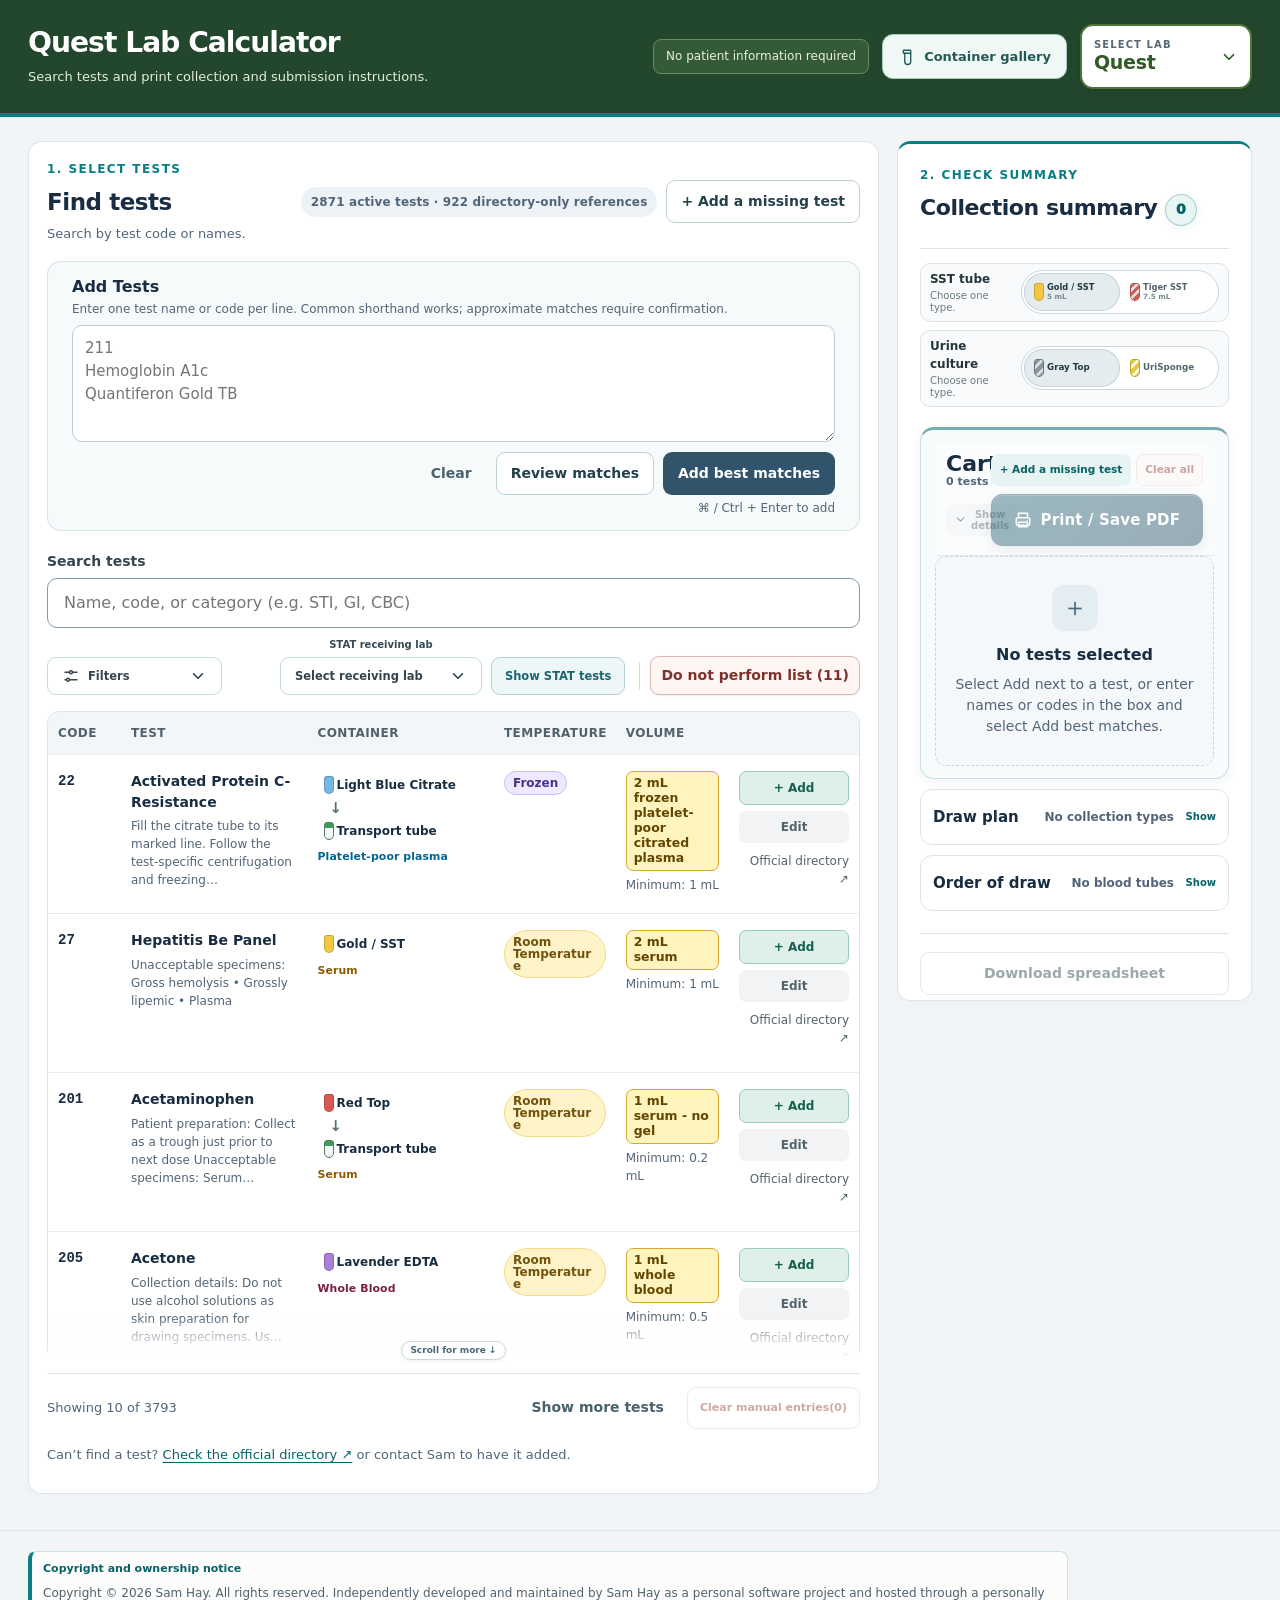
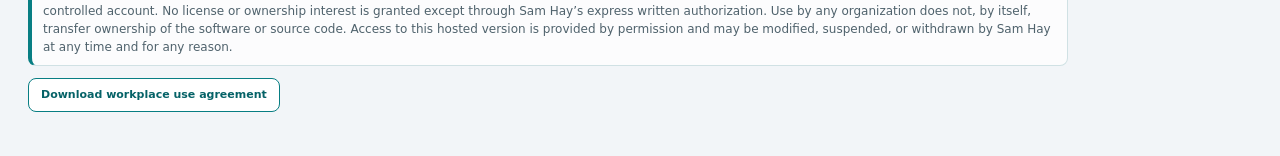
<file: index.html>
<!doctype html>
<html lang="en">
<head>
  <meta charset="utf-8">
  <script src="assets/js/clean-url.js?v=1"></script>
  <meta name="viewport" content="width=device-width, initial-scale=1">
  <link rel="icon" href="assets/lab-favicon.svg?v=1" type="image/svg+xml">
  <title>Quest Lab Calculator | Specimen Collection and Processing</title>
  <meta name="description" content="Quest Lab Calculator: search tests, review specimen collection and processing requirements, and prepare organized send-out instructions.">
  <link rel="stylesheet" href="assets/css/styles.css?v=20261117-dnp-directory-spacing-v1">
  <link rel="stylesheet" href="assets/css/experience.css?v=12.03-mobile-filter-fixed">
  <link rel="stylesheet" href="market-switch.css?v=10">
  <link rel="stylesheet" href="quest-theme.css?v=14">
<link rel="stylesheet" href="assets/css/search-suggestions.css?v=20261110-2">
  <link rel="stylesheet" href="print-button-theme.css?v=8">
  <link rel="stylesheet" href="assets/css/scroll-cues.css?v=4">
<link rel="stylesheet" href="assets/css/container-gallery.css?v=20261031-1">
  <link rel="stylesheet" href="assets/css/market-restrictions.css?v=20261115-1">
  <link rel="stylesheet" href="assets/css/portal-action-dialog.css?v=20261117-portal-stack">
  <link rel="stylesheet" href="assets/css/salivette-blue-cap.css?v=20261117-v1">
</head>
<body data-gallery-lab="Q">
  <a class="skip-link" href="#libraryFilter">Skip to test search</a>
  <header class="app-header no-print">
    <div class="header-title">
      <h1>Quest Lab Calculator</h1>
      <p>Search tests and print collection and submission instructions.</p>
    </div>
    <div class="header-actions">
      <span class="privacy-pill">No patient information required</span>
      <button type="button" class="calculator-gallery-trigger no-print" data-calculator-gallery-open aria-haspopup="dialog" aria-controls="calculatorGalleryDialog" title="View specimen containers without leaving the calculator"><svg viewBox="0 0 24 24" fill="none" stroke="currentColor" stroke-width="1.8" stroke-linecap="round" aria-hidden="true"><rect x="7" y="3" width="10" height="4" rx="1"/><path d="M9 7v11a4 4 0 0 0 8 0V7"/></svg>Container gallery</button>

      <details class="lab-select lab-select--quest">
        <summary aria-label="Select Lab, currently Quest">
          <span class="lab-select-summary-text">
            <span class="lab-select-label">Select Lab</span>
            <strong class="lab-select-current">Quest</strong>
          </span>
          <svg class="lab-select-chevron" viewBox="0 0 24 24" fill="none" stroke="currentColor" stroke-width="2.3" stroke-linecap="round" stroke-linejoin="round" aria-hidden="true"><path d="m6 9 6 6 6-6"/></svg>
        </summary>
        <nav class="lab-select-menu" aria-label="Choose receiving laboratory">
          <a class="lab-select-choice quest" href="index.html" aria-current="page">
            <span class="lab-select-choice-marker" aria-hidden="true"></span>
            <span class="lab-select-choice-copy"><strong>Quest</strong><small>Quest Diagnostics</small></span>
            <span class="lab-select-choice-state">Selected</span>
          </a>
          <a class="lab-select-choice cedars" href="cedars.html">
            <span class="lab-select-choice-marker" aria-hidden="true"></span>
            <span class="lab-select-choice-copy"><strong>Cedars</strong><small>Cedars-Sinai Lab</small></span>
            
          </a>
          <a class="lab-select-choice labcorp" href="labcorp.html">
            <span class="lab-select-choice-marker" aria-hidden="true"></span>
            <span class="lab-select-choice-copy"><strong>LabCorp</strong><small>LabCorp directory</small></span>
          </a>
        </nav>
      </details>
    </div>
  </header>
<main class="app-shell no-print">
    <section class="workspace">
      <div class="panel library-panel">
        <div class="panel-heading library-heading">
          <div>
            <div class="eyebrow">1. SELECT TESTS</div>
            <h2>Find tests</h2>
            <p>Search by test code or names.</p>
          </div>
          <div class="library-actions">
            <div class="record-count" id="recordCount">0 tests</div>
            <button class="button secondary" id="addTestButton">+ Add a missing test</button>
          </div>
        </div>
      <section class="panel search-panel" id="batchEntry" aria-labelledby="batchEntryTitle">
        <div class="batch-entry-heading">
          <h3 id="batchEntryTitle">Add Tests</h3>
          <p class="batch-entry-description" id="batchEntryDescription">Enter one test name or code per line. Common shorthand works; approximate matches require confirmation.</p>
        </div>
        <div class="batch-entry-body">
          <label for="searchInput" class="sr-only">Test names or codes, one per line</label>
          <div class="calc-autocomplete-field" id="batchAutocomplete"><textarea id="searchInput" rows="4" placeholder="211&#10;Hemoglobin A1c&#10;Quantiferon Gold TB" aria-describedby="batchEntryDescription" role="combobox" aria-autocomplete="list" aria-expanded="false" aria-controls="batchSuggestions"></textarea><div id="batchSuggestions" class="calc-suggestions hidden" role="listbox" aria-label="Matching tests for current line"></div></div>
          <div class="search-actions">
            <button class="button ghost" id="clearSearchButton">Clear</button>
            <button class="button secondary" id="previewButton">Review matches</button>
            <button class="button primary" id="addBestButton">Add best matches</button>
          </div>
          <p class="keyboard-hint batch-keyboard-hint">⌘ / Ctrl + Enter to add</p>
        </div>
      </section>

        <div id="batchResults" class="panel batch-panel hidden" aria-live="polite"></div>

        <div class="filter-row">
          <div class="library-search"><label class="field-label" for="libraryFilter">Search tests</label><div class="calc-autocomplete-field" id="libraryAutocomplete"><input id="libraryFilter" type="search" placeholder="Name, code, or category (e.g. STI, GI, CBC)" autocomplete="off" role="combobox" aria-autocomplete="list" aria-expanded="false" aria-controls="librarySuggestions"><div id="librarySuggestions" class="calc-suggestions hidden" role="listbox" aria-label="Suggested Quest tests"></div></div></div>
          <div class="catalog-filter-control" id="catalogFilterControl">
            <button class="catalog-filter-toggle" id="catalogFilterButton" type="button" aria-expanded="false" aria-controls="catalogFilterPanel"><svg class="catalog-filter-icon" viewBox="0 0 24 24" fill="none" stroke="currentColor" stroke-width="1.9" stroke-linecap="round" stroke-linejoin="round" aria-hidden="true"><path d="M4 7h6m4 0h6M4 17h2m4 0h10"/><circle cx="12" cy="7" r="2"/><circle cx="8" cy="17" r="2"/></svg><span id="catalogFilterButtonText">Filters</span><span class="catalog-filter-chevron shared-chevron" aria-hidden="true"></span></button>
            <div class="catalog-filter-panel hidden" id="catalogFilterPanel">
              <div class="catalog-filter-heading"><strong>Filter tests</strong><button type="button" id="catalogFilterReset" class="catalog-filter-reset">Clear filters</button></div>
              <label>Clinical category<select id="categoryFilter"><option value="">All categories</option></select></label>
              <label>Specimen type<select id="specimenFilter"><option value="">All specimens</option><option value="Blood">Blood (serum / plasma / whole blood)</option><option value="Urine">Urine</option><option value="Stool">Stool</option><option value="Swab">Swab</option><option value="Other">Other</option></select></label>
              <label>Transport temperature<select id="temperatureFilter"><option value="">All temperatures</option><option value="room">Room temperature</option><option value="refrigerated">Refrigerated</option><option value="frozen">Frozen</option><option value="mixed">Mixed / verify</option></select></label>
              <label>Transport container<select id="transportContainerFilter"><option value="">All transport containers</option><option value="transport">Transport tube (unspecified)</option><option value="sst">Spun SST / Gold</option><option value="original">Original tube / no transfer</option><option value="serum">Serum transport tube</option><option value="plasma">Plasma transport tube</option><option value="amber">Amber / light-protected tube</option><option value="metal">Metal-free / acid-washed container</option><option value="sterile-cup">Sterile cup (submitted)</option><option value="urine-cup">Other urine container</option><option value="urine-ua">Urinalysis preservative tube</option><option value="urine-culture">Urine culture preservative tube</option><option value="aptima">Aptima transport</option><option value="viral">Viral transport medium</option><option value="stool">Stool preservative (Total-Fix)</option><option value="special">Other / special container</option></select></label>
              <label>Fasting<select id="fastingFilter"><option value="">All fasting instructions</option><option value="required">Required</option><option value="preferred">Preferred</option><option value="verify">Fasting mentioned: verify</option></select></label>
              <label class="catalog-filter-check"><input type="checkbox" id="pediatricFilter"><span>Pediatric / neonatal tests <small>(explicitly named)</small></span></label>
              <label class="catalog-filter-check"><input type="checkbox" id="spinFilter"><span>Requires centrifugation</span></label>
              <button class="catalog-filter-done" id="catalogFilterDone" type="button">Done</button>
            </div>
          </div>
      <div class="stat-library-control" aria-label="STAT receiving laboratory">
        <label for="statAreaButton">STAT receiving lab</label>
        <div class="stat-select-wrap" id="statSelectWrap">
        <select id="statAreaSelect" aria-label="STAT receiving laboratory" hidden tabindex="-1" aria-hidden="true">
          <option value="unselected">Select receiving lab</option>
          <optgroup label="Southern California">
            <option value="socal">SoCal - Common Labs</option>
            <option value="socal_arcadia">Arcadia RRL</option>
            <option value="socal_bakersfield">Bakersfield RRL</option>
            <option value="socal_highland">Highland RRL</option>
            <option value="socal_orange">Orange RRL</option>
            <option value="socal_redlands">Redlands RRL</option>
            <option value="socal_riverside">Riverside RRL</option>
            <option value="socal_san_diego">San Diego RRL</option>
            <option value="socal_ventura">Ventura RRL</option>
            <option value="socal_west_hills">West Hills Laboratory</option>
          </optgroup>
          <optgroup label="Northern California">
            <option value="norcal_san_jose">San Jose Rapid Response Laboratory</option>
            <option value="norcal_sacramento">Sacramento Main Laboratory</option>
            <option value="norcal">Other Northern California labs (unverified)</option>
          </optgroup>
          <optgroup label="New York">
            <option value="ny_manhattan">Manhattan RRL</option>
            <option value="ny">Other New York labs (unverified)</option>
          </optgroup>
          <optgroup label="Florida">
            <option value="va_short_pump">Short Pump RRL</option>
            <option value="fl">Other Florida labs (unverified)</option>
          </optgroup>
        </select>
        <button id="statAreaButton" class="stat-area-picker-button" type="button" aria-haspopup="listbox" aria-expanded="false" aria-controls="statAreaOptions" aria-label="Choose STAT receiving lab"><span id="statAreaButtonLabel" class="stat-area-picker-text">Select receiving lab</span><span id="statAreaButtonCount" class="stat-area-picker-count" hidden></span><span class="shared-chevron" aria-hidden="true"></span></button>
        <div id="statAreaOptions" class="stat-area-options hidden" role="listbox" aria-label="STAT receiving labs"></div>
        </div>
        <button id="statMenuButton" class="button secondary stat-menu-button" type="button" aria-expanded="false" aria-controls="statMenuPanel">Show STAT tests</button>
      </div>

          <button class="button ghost blocked-list-button" id="blockedListButton" type="button" aria-expanded="false" aria-controls="blockedListPanel">Do not perform list</button>
        </div>
        <section class="stat-menu-panel hidden" id="statMenuPanel" aria-label="STAT tests offered by receiving lab">
          <div class="stat-menu-heading"><div><strong id="statMenuTitle">STAT test menu</strong><span id="statMenuCount"></span></div><button type="button" class="mini-button edit" id="statMenuClose">Close</button></div>
          <p class="stat-menu-note" id="statAreaHelp">Select a receiving lab. Menu availability requires current confirmation.</p>
          <label class="stat-menu-filter">Find an eligible code or test<input id="statMenuSearch" type="search" placeholder="Search this lab's STAT menu"></label>
          <div class="stat-menu-results" id="statMenuResults"></div>
        </section>
        <section class="blocked-list-panel hidden" id="blockedListPanel" aria-label="Do not perform list">
          <div class="blocked-list-heading">
            <div><strong>Do not perform</strong><span>Tests that require collection, processing, storage, or supplies outside the supported onsite workflow.</span></div>
          </div>
          <div class="blocked-list" id="blockedListBody"></div>
        </section>
        <div class="table-wrap">
          <table class="library-table">
            <thead>
              <tr>
                <th>Code</th>
                <th>Test</th>
                <th>Container</th>
                <th>Temperature</th>
                <th>Volume</th>
                <th><span class="sr-only">Actions</span></th>
              </tr>
            </thead>
            <tbody id="libraryBody"></tbody>
          </table>
          <div class="scroll-load-more-row">
            <button class="button ghost" id="loadMoreInlineButton">Show more tests</button>
          </div>
        </div>
        <div class="pagination-row">
          <span id="libraryStatus" role="status"></span>
          <div class="library-footer-actions"><button class="button ghost" id="loadMoreButton">Show more tests</button><button class="button browser-custom-clear" id="clearBrowserTestsButton" type="button" disabled title="Only manual entries saved in this browser; packaged tests stay">Clear manual entries <span id="browserCustomCount"></span></button></div>
        </div>
        <p class="library-help">Can’t find a test? <a href="https://testdirectory.questdiagnostics.com/" target="_blank" rel="noreferrer">Check the official directory ↗</a> or contact Sam to have it added.</p>
      </div>
    </section>

    <aside class="panel order-panel" id="collectionSummary" tabindex="-1">
      <div class="order-top">
        <div>
          <div class="eyebrow">2. CHECK SUMMARY</div>
          <h2>Collection summary <span id="selectedCount">0</span></h2>
        </div>
      </div>

      <section class="sst-mode-control" aria-labelledby="sstModeLabel">
        <div class="sst-mode-copy">
          <strong id="sstModeLabel">SST tube</strong>
          <span>Choose one type.</span>
        </div>
        <div class="sst-mode-toggle" role="group" aria-label="Select SST tube size">
          <button type="button" class="sst-mode-option" data-sst-mode="gold" aria-pressed="true"><span class="sst-mode-tube tube tube-sst"><span class="sst-mode-name">Gold / SST</span><small class="sst-mode-volume">5 mL</small></span></button>
          <button type="button" class="sst-mode-option" data-sst-mode="tiger" aria-pressed="false"><span class="sst-mode-tube tube tube-tiger-sst"><span class="sst-mode-name">Tiger SST</span><small class="sst-mode-volume">7.5 mL</small></span></button>
        </div>
      </section>

      <section class="sst-mode-control urine-culture-mode-control" id="urineCultureModeControl" aria-labelledby="urineCultureModeLabel">
        <div class="sst-mode-copy">
          <strong id="urineCultureModeLabel">Urine culture</strong>
          <span>Choose one type.</span>
        </div>
        <div class="sst-mode-toggle" role="group" aria-label="Select urine culture transport">
          <button type="button" class="sst-mode-option" data-urine-culture-mode="gray" aria-pressed="true"><span class="sst-mode-tube tube tube-urine-culture"><span class="sst-mode-name">Gray Top</span></span></button>
          <button type="button" class="sst-mode-option" data-urine-culture-mode="urisponge" aria-pressed="false"><span class="sst-mode-tube tube tube-urisponge"><span class="sst-mode-name">UriSponge</span></span></button>
        </div>
      </section>

      <div id="collectionAlerts" class="alerts"></div>

      <section class="summary-section tests-summary" id="testsOverviewSection" aria-labelledby="testsOverviewTitle">
        <div class="tests-summary-header">
          <div class="tests-summary-heading-block">
            <div class="tests-summary-heading">
              <span class="tests-summary-title" id="testsOverviewTitle">Cart</span>
              <span class="tests-summary-count" id="testsOverviewSummary" aria-live="polite">0 tests</span>
            </div>
          </div>
          <div class="tests-summary-actions">
            <button class="mini-button" id="addSelectedTestButton" type="button">+ Add a missing test</button>
            <button class="mini-button remove" id="clearOrderButton" type="button">Clear all</button>
          </div>
          <button class="mini-button edit tests-details-toggle" id="testsDetailsButton" type="button" aria-expanded="false" aria-controls="testsOverviewList testsDetailsPanel"><span class="collection-alerts-chevron" aria-hidden="true"></span><span class="tests-details-label">Show details</span></button>
          <button class="button primary cart-header-print" id="printButton" type="button"><svg class="print-button-icon" viewBox="0 0 24 24" fill="none" stroke="currentColor" stroke-width="2" stroke-linecap="round" stroke-linejoin="round" aria-hidden="true"><path d="M6 9V3h12v6"/><rect x="3" y="9" width="18" height="10" rx="2"/><path d="M6 15h12v6H6z"/><path d="M17.5 12.5h.01"/></svg><span>Print / Save PDF</span></button>
        </div>
        <div class="cart-tests-viewport" id="cartTestsViewport" role="region" aria-label="Selected tests, scroll for more" tabindex="0">
          <div id="testsOverviewList" class="tests-overview-list empty-state">No tests selected.</div>
          <div id="testsDetailsPanel" class="tests-details-panel hidden" aria-hidden="true">
            <div id="selectedList" class="selected-list empty-state">No tests selected.</div>
          </div>
        </div>
      </section>

      <details class="summary-section cart-collapse" id="drawPlanSection">
        <summary class="cart-collapse-summary">
          <span class="cart-collapse-title">Draw plan</span>
          <span class="cart-collapse-meta" id="drawPlanSummary">No collection types</span>
          <span class="cart-collapse-action" aria-hidden="true"></span>
        </summary>
        <div class="cart-collapse-body">
          <div id="drawPlan" class="draw-plan empty-state">Add tests to see the draw plan.</div>
        </div>
      </details>

      <details class="summary-section cart-collapse order-of-draw-section" id="orderOfDrawSection">
        <summary class="cart-collapse-summary">
          <span class="cart-collapse-title">Order of draw</span>
          <span class="cart-collapse-meta" id="orderOfDrawSummary">No blood tubes</span>
          <span class="cart-collapse-action" aria-hidden="true"></span>
        </summary>
        <div class="cart-collapse-body">
          <div class="cart-collapse-toolbar">
            <span class="cart-collapse-subtitle">Tube sequence</span>
            <a class="reference-link" href="https://www.questdiagnostics.com/content/dam/corporate/restricted/documents/test-center/order_of_draw/order_of_draw.pdf" target="_blank" rel="noreferrer">Order-of-draw reference ↗</a>
          </div>
          <div id="orderOfDraw" class="order-of-draw" aria-label="Standard blood tube order of draw"></div>
          <div class="order-of-draw-note">
            <strong>Butterfly collection:</strong> If a light-blue citrate tube is the first specimen, draw a partially filled citrate discard tube first to fill the tubing dead space, then fill the test tube completely.<br>
            <strong>Important:</strong> Confirm the additive on the tube label. Do not rely on stopper color alone. This sequence applies when collecting multiple blood tubes; follow test-specific official instructions and facility policy.
          </div>
        </div>
      </details>

      <div class="order-actions">
        <button class="button secondary wide" id="exportSummaryButton">Download spreadsheet</button>
      </div>
      
      <p class="disclaimer">This list does not include every test. Before collecting, check the official directory for current requirements and availability in your area. Verify all manual entries before use.</p>
    </aside>
  </main>

  <a class="mobile-summary no-print" href="#collectionSummary">View summary <span id="mobileCount">0 tests</span><span aria-hidden="true">↓</span></a>
  <footer class="ownership-notice no-print" role="contentinfo">
    <div class="ownership-copy">
      <strong>Copyright and ownership notice</strong>
      <span>Copyright © 2026 Sam Hay. All rights reserved. Independently developed and maintained by Sam Hay as a personal software project and hosted through a personally controlled account. No license or ownership interest is granted except through Sam Hay’s express written authorization. Use by any organization does not, by itself, transfer ownership of the software or source code. Access to this hosted version is provided by permission and may be modified, suspended, or withdrawn by Sam Hay at any time and for any reason.</span>
    </div>
    <a class="agreement-download" href="docs/Sam_Hay_Workplace_Use_Agreement.docx" download="Sam_Hay_Workplace_Use_Agreement.docx">Download workplace use agreement</a>
  </footer>

  <section id="printSheet" class="print-sheet" aria-hidden="true"></section>

  <dialog id="testDialog">
    <form method="dialog" id="testForm">
      <div class="dialog-header">
        <div>
          <div class="eyebrow">TEST RECORD</div>
          <h2 id="dialogTitle">Add missing test</h2>
          <p class="dialog-subtitle">Enter the test details from the official directory.</p>
        </div>
        <button type="button" class="icon-button" id="closeDialogButton" aria-label="Close">×</button>
      </div>
      <input type="hidden" id="testId">
      <div class="dialog-required-note"><span aria-hidden="true">*</span> Required fields</div>

      <div class="dialog-form-sections">
        <section class="form-section form-section-emphasis" aria-labelledby="testInfoHeading">
          <div class="form-section-heading">
            <div>
              <h3 id="testInfoHeading">Test info</h3>
              <p>Use the code and name from the directory.</p>
            </div>
            <button type="button" class="directory-text-button" id="openDirectoryFromDialogButton">Verify in official directory ↗</button>
          </div>
          <div class="form-grid form-grid-compact">
            <label><span class="form-label-text">Test code <span class="required-mark" aria-hidden="true">*</span></span><input id="testCode" required placeholder="Example: 496"></label>
            <label><span class="form-label-text">Test name <span class="required-mark" aria-hidden="true">*</span></span><input id="testName" required placeholder="Exact test name"></label>
            <label class="manual-added-by-row full-width" id="addedByInitialsRow"><span class="form-label-text">Added by (initials) <span class="required-mark" aria-hidden="true">*</span></span><input id="addedByInitials" type="text" required minlength="2" maxlength="8" pattern="[A-Za-z]{2,8}" placeholder="Example: SH" autocomplete="off" autocapitalize="characters"><small>Required for manual entries. Shown on the collection printout.</small></label>
          </div>
        </section>

        <section class="form-section form-section-emphasis" aria-labelledby="collectionInfoHeading">
          <div class="form-section-heading">
            <div>
              <h3 id="collectionInfoHeading">Collection &amp; transport</h3>
              <p>Enter the specimen and transport requirements.</p>
            </div>
          </div>
          <div class="form-grid form-grid-compact">
            <label><span class="form-label-text">Specimen type <span class="required-mark" aria-hidden="true">*</span></span><select id="specimenType" required>
              <option value="">Choose a specimen type</option><option>Serum</option><option>Plasma</option><option>RBCs</option><option>Whole Blood</option><option>Urine</option><option>Stool</option><option>Swab</option><option>Saliva</option><option>CSF</option><option>Body Fluid</option><option>Other / Verify</option>
            </select></label>
            <label><span class="form-label-text">Draw container <span class="required-mark" aria-hidden="true">*</span></span><select id="drawContainer" required>
              <option value="">Choose a collection container</option>
              <option>SST / Gold</option>
              <option>Red Top</option>
              <option>Lavender EDTA</option>
              <option>Pink EDTA</option>
              <option>K2 EDTA Tan Top</option>
              <option>Tan Sodium Heparin</option>
              <option>Green Sodium Heparin</option>
              <option>Green Lithium Heparin</option>
              <option>Green Heparin — verify additive</option>
              <option>Light Blue Citrate</option>
              <option>Royal Blue EDTA (purple stripe)</option>
              <option>Royal Blue No Additive (red stripe)</option>
              <option>Royal Blue Sodium Heparin — verify label</option>
              <option>Royal Blue — verify additive</option>
              <option>Yellow ACD (blood tube)</option>
              <option>Gray Fluoride/Oxalate</option>
              <option>Sterile cup</option>
              <option>Red/Yellow Swirl UA Preservative Tube</option>
              <option>Gray-Top Urine Culture Preservative Tube</option>
              <option>Swab / Collection Kit</option>
              <option>Aptima Multitest Transport Tube (orange label)</option>
              <option>Viral transport media (VCM/M4)</option>
              <option>Do Not Collect</option>
              <option>Verify Official Instructions</option>
              <option value="__other__">Other / manually type</option>
            </select></label>
            <label id="customDrawContainerRow" class="custom-draw-container-row full-width hidden"><span class="form-label-text">Custom draw container <span class="required-mark" aria-hidden="true">*</span></span><input id="customDrawContainer" disabled placeholder="Type any tube, cup, swab, or collection kit" autocomplete="off"></label>
            <label><span class="form-label-text">Transport tube / container <span class="required-mark" aria-hidden="true">*</span></span><select id="transportContainer" required>
              <option value="">Choose a transport container</option>
              <option value="Submit in original tube">Submit in original tube</option>
              <option>Transport Tube</option>
              <option>Serum Transport Tube</option>
              <option>Plasma Transport Tube</option>
              <option value="Frozen Transport Tube">Frozen Transport Tube (purple cap)</option>
              <option>Plastic Screw-Cap Serum Transport Vial</option>
              <option>Polypropylene Transport Tube</option>
              <option>Chilled Plastic Screw-Cap Vial</option>
              <option>Amber Serum Transport Tube — Protect From Light</option>
              <option>Amber Plasma Transport Tube — Protect From Light</option>
              <option>Acid-Washed / Metal-Free Serum Transport Tube</option>
              <option>Acid-Washed / Metal-Free Plasma Transport Tube</option>
              <option>Trace Metal-Free Plastic Container</option>
              <option>Trace-Element / Metal-Free RBC Transport Tube</option>
              <option>Protease Inhibitor Transport Tube</option>
              <option>Red/Yellow Swirl UA Preservative Tube</option>
              <option>Gray-Top Urine Culture Preservative Tube</option>
              <option>UriSponge Urine Culture Transport</option>
              <option>Sterile cup</option>
              <option>24-Hour Urine Container</option>
              <option>Total-Fix® Transport Vial</option>
              <option>Aptima Multitest Transport Tube (orange label)</option>
              <option>Viral transport media (VCM/M4)</option>
              <option>Amies Liquid Transport Dual Swab</option>
              <option>Fetal Fibronectin Special Collection Kit</option>
              <option value="__other__">Other / manually type</option>
            </select></label>
            <label id="customTransportContainerRow" class="custom-draw-container-row full-width hidden"><span class="form-label-text">Custom transport container <span class="required-mark" aria-hidden="true">*</span></span><input id="customTransportContainer" disabled placeholder="Enter the transport container exactly as specified" autocomplete="off"></label>
            <div class="tube-count-hint full-width" role="note">Need more than one draw or submission tube? Set the quantities under <strong>Optional details</strong> below.</div>
            <label><span class="form-label-text">Transport temperature <span class="required-mark" aria-hidden="true">*</span></span><select id="transportTemperature" required>
              <option value="">Choose a transport temperature</option><option>Room Temperature</option><option>Refrigerated</option><option>Frozen</option><option>Room / Refrigerated</option><option>Mixed</option><option>Not specified</option>
            </select></label>
            <div class="source-clarification-note full-width" role="note"><strong>Label reminder:</strong> Label plasma and RBCs with the source tube. Label urine and stool containers with the specimen type. For swabs, include the collection site when known.</div>
          </div>
        </section>

        <details class="form-section optional-details" id="optionalDetails">
          <summary>
            <span>Optional details</span>
            <small>Volumes, stability, special handling, and alternatives</small>
          </summary>
          <div class="form-grid form-grid-compact optional-details-grid">
            <label>Draw containers needed <span class="optional">(default 1)</span><input id="collectionCount" type="number" min="1" step="1" inputmode="numeric" value="1"></label>
            <label>Submission containers needed <span class="optional">(default 1)</span><input id="submissionCount" type="number" min="1" step="1" inputmode="numeric" value="1"></label>
            <label>Alternative container<input id="alternativeContainer" placeholder="Optional alternative"></label>
            <label>Preferred volume<input id="preferredVolume" placeholder="Example: 1 mL serum"></label>
            <label>Minimum volume<input id="minimumVolume" placeholder="Example: 0.5 mL"></label>
            <label>Exact temperature wording<input id="transportTemperatureRaw" placeholder="Optional wording from the official directory"></label>
            <label>Stability / viability<input id="stability" placeholder="Example: 7 days refrigerated"></label>
            <label>Spin?<select id="spin"><option>Yes</option><option>No</option><option>Verify</option></select></label>
            <label class="full-width">Special label for submission <span class="optional">appears in the bag summary</span><input id="specialLabeling" placeholder="Example: Label transport tube PLASMA"></label>
            <label class="full-width">Special handling and collection notes<textarea id="specialInstructions" rows="4" placeholder="Timing, mixing, light protection, freezing, rejection criteria, or dedicated tube requirements."></textarea></label>
          </div>
        </details>

        <div class="form-status-options">
          <label class="check-label" id="addToSummaryRow"><input type="checkbox" id="addToSummary" checked> Add this test to the current collection summary</label>
          <label class="check-label"><input type="checkbox" id="blockedStatus"> Mark as do not perform / blocked</label>
        </div>
      </div>
      <div class="dialog-actions">
        <button type="button" class="button danger-ghost hidden" id="deleteTestButton">Delete manual entry</button>
        <span class="dialog-spacer"></span>
        <button type="button" class="button secondary" id="cancelDialogButton">Cancel</button>
        <button type="submit" class="button primary" id="saveTestButton">Save test</button>
      </div>
    </form>
  </dialog>

  <div id="toast" class="toast" role="status" aria-live="polite"></div>

  <script src="assets/js/data.js?v=11.85"></script>
  <script src="assets/js/quest-additions-20261023.js?v=1"></script>
  <script src="assets/js/quest-461-20261023.js?v=1"></script>
  <script src="assets/js/quest-keck-requisition-20261027.js?v=1"></script>
  <script src="assets/js/quest-keck-autoimmune-20261027.js?v=1"></script>
  <script src="assets/js/quest-specialty-additions-20261027.js?v=1"></script>
  <script src="assets/js/quest-39777-20261109.js?v=1"></script>
  <script src="assets/js/quest-workbook-names.js?v=1"></script>
  <script src="assets/js/clinical-categories.js?v=1"></script>
  <script src="assets/js/quest-20261027-new-service-menu.js?v=1"></script>
  <script src="assets/js/quest-panels-expansion-20261027.js?v=1"></script>
  <script src="assets/js/quest-norcal-stat-20261028.js?v=1"></script>
  <script src="assets/js/quest-verified-urine-20261114.js?v=4"></script>
  <script src="assets/js/quest-verified-blood-specialty-20261114.js?v=3"></script>
  <script src="assets/js/quest-verified-microbiology-20261114.js?v=3"></script>
  <script src="assets/js/quest-verified-gestational-20261114.js?v=2"></script>
  <script src="assets/js/quest-gray-plasma-processing-20261114.js?v=2"></script>
  <script src="assets/js/quest-feasible-from-master-20261115.js?v=1"></script>
  <script src="assets/js/quest-feasible-stool-stone-20261115.js?v=1"></script>
  <script src="assets/js/quest-feasible-24hr-urine-20261115.js?v=1"></script>
  <script src="assets/js/quest-official-mixed-expansion-20261115-batch14.js?v=1"></script>
<script src="assets/js/quest-verified-mixed-expansion-20261115-batch15.js?v=1"></script>
<script src="assets/js/quest-missing-directory-b64-20261114.js?v=1"></script>
  <script src="assets/js/quest-missing-directory-loader-20261114.js?v=1"></script>
  <script src="assets/js/regional-catalog-20261115.js?v=20261115-1"></script>
<script src="assets/js/market-restrictions.js?v=20261115-1"></script>
    <script src="assets/js/quest-verified-mixed-expansion-20261116-batch23.js?v=1"></script>
<script src="assets/js/quest-verified-mixed-expansion-20261116-batch24.js?v=1"></script>
  <script src="assets/js/quest-verified-mixed-expansion-20261116-batch25.js?v=1"></script>

    <script src="assets/js/quest-official-verified-mixed-batch27-20261116.js?v=1"></script>
  <script src="assets/js/quest-verified-csf-expansion-20261116-batch28.js?v=1"></script>
  <script src="assets/js/portal-action-dialog.js?v=20261117-portal-stack"></script>
    <script src="assets/js/quest-verified-from-unusable-audit-after90168-next100-20261117.js?v=1"></script>
  <script src="assets/js/quest-verified-from-unusable-audit-after92203-remaining86-20261117.js?v=1"></script>
    <script src="assets/js/quest-verified-candidate-review-20261117.js?v=1"></script>
    <script src="assets/js/quest-verified-candidate-review-next6-20261117.js?v=1"></script>
    <script src="assets/js/quest-verified-metal-neuro-batch14-20261117.js?v=1"></script>
    <script src="assets/js/quest-requested-tc-11-20261117.js?v=20261125-10676"></script>
  <script src="assets/js/quest-source-verified-remaining-20261117.js?v=1"></script>
  <script src="assets/js/quest-verified-saliva-hematology-20261117.js?v=1"></script>
  <script src="assets/js/quest-verified-urine-gags-20261117.js?v=1"></script>
  <script src="assets/js/quest-verified-next-6-hcv-ob-nafld-hhv8-20261117.js?v=1"></script>
  <script src="assets/js/quest-reference-next4-panels-20261117.js?v=1"></script>
  <script src="assets/js/quest-next-three-verified-csf-urine-20261117.js?v=1"></script>
  <script src="assets/js/quest-official-next5-fluid-transplant-20261117.js?v=1"></script>
  <script>
(function(){ const catalog=window.SEED_TESTS; if(!Array.isArray(catalog))return; const row={"id":"quest-tc-20261125-10676","testCode":"10676","testName":"Cytology, Non-Gynecological, Fluid, Washings, Brushings or FNA","status":"active","specimenType":"Urine","drawContainer":"Sterile cup","alternativeContainer":"","transportContainer":"Sterile cup","preferredVolume":"Confirm urine volume with receiving Quest laboratory","minimumVolume":"Not specified for urine","collectionCount":1,"submissionCount":1,"transportTemperature":"Refrigerated","transportTemperatureRaw":"Unfixed urine: refrigerated; do not freeze","spin":"No","stability":"Keep refrigerated and send promptly; confirm local stability and volume with Quest.","specialLabeling":"Label URINE · CYTOLOGY · VOIDED or CATHETERIZED","specialInstructions":"SUPPORTED ROUTE: fresh, unfixed office-collected urine only. Collect a separate specimen in a sterile, leakproof screw-cap cup without additives; submit the original cup refrigerated with cold packs. Do not spin, freeze, pool with routine urine tests, use a UA/culture preservative tube, or submit 24-hour urine. Quest prefers fixed samples but explicitly accepts unfixed urine. Identify collection method and source on the cytology requisition and include pertinent clinical information. Quest recommends at least 1 mL for cytology processing generally; urine-specific volume and stability are not specified. Confirm receiving Quest service-area acceptance, volume and stability before collection. Other specimen sources (including washings, brushings, FNA, and anal Pap), slides, and fixative-based collection are not represented by this clinic workflow; contact the receiving cytology lab for instructions instead.","source":"https://testdirectory.questdiagnostics.com/test/test-detail/10676/cytology-non-gynecological-fluid-washings-brushings-or-fna?cc=MASTER • https://www.questdiagnostics.com/healthcare-professionals/test-directory/specimen-handling/anatomic-pathology/cytology","searchAliases":["urine cytology","non gynecological cytology","non gyn cytology"],"clinicalCategories":["urinary"]}; const matches=catalog.filter(x=>String(x.testCode||'').trim()==='10676'); const id=matches[0]?.id||row.id; for(let i=catalog.length-1;i>=0;i--)if(String(catalog[i].testCode||'').trim()==='10676')catalog.splice(i,1); catalog.push({...row,id}); })();
</script>
  <script src="assets/js/app.js?v=20261125-10676-migration"></script>
  <script src="assets/js/portal-selects.js?v=11.86"></script>
  <script src="assets/js/lab-select.js?v=2"></script>
  <script src="assets/js/scroll-cues.js?v=1"></script>
<dialog id="calculatorGalleryDialog" class="calc-gallery-dialog no-print" aria-labelledby="calculatorGalleryTitle">
  <div class="calc-gallery-frame">
    <header class="calc-gallery-bar">
      <div><span class="calc-gallery-eyebrow">LAB CONTAINER REFERENCE</span><h2 id="calculatorGalleryTitle">Quest container gallery</h2><p>Quest specimens only. Search collection containers and reference photos.</p></div>
      <button type="button" class="calc-gallery-close" data-calculator-gallery-close aria-label="Close container gallery">Close <span aria-hidden="true">✕</span></button>
    </header>
    <div id="calculatorGalleryMount" class="calc-gallery-mount"></div>
  </div>
</dialog>
<script src="assets/js/container-gallery-tube-photos.js?v=20261031-1"></script>
<script src="assets/js/container-gallery-cedars-photos.js?v=20261031-1"></script>
<script src="assets/js/container-gallery-photo-updates.js?v=20261031-1"></script>
<script src="assets/js/container-gallery-reference.js?v=20261114-sterile-cup"></script>
<script src="assets/js/calculator-container-gallery.js?v=20261031-1"></script>
</body>
</html>
</file>
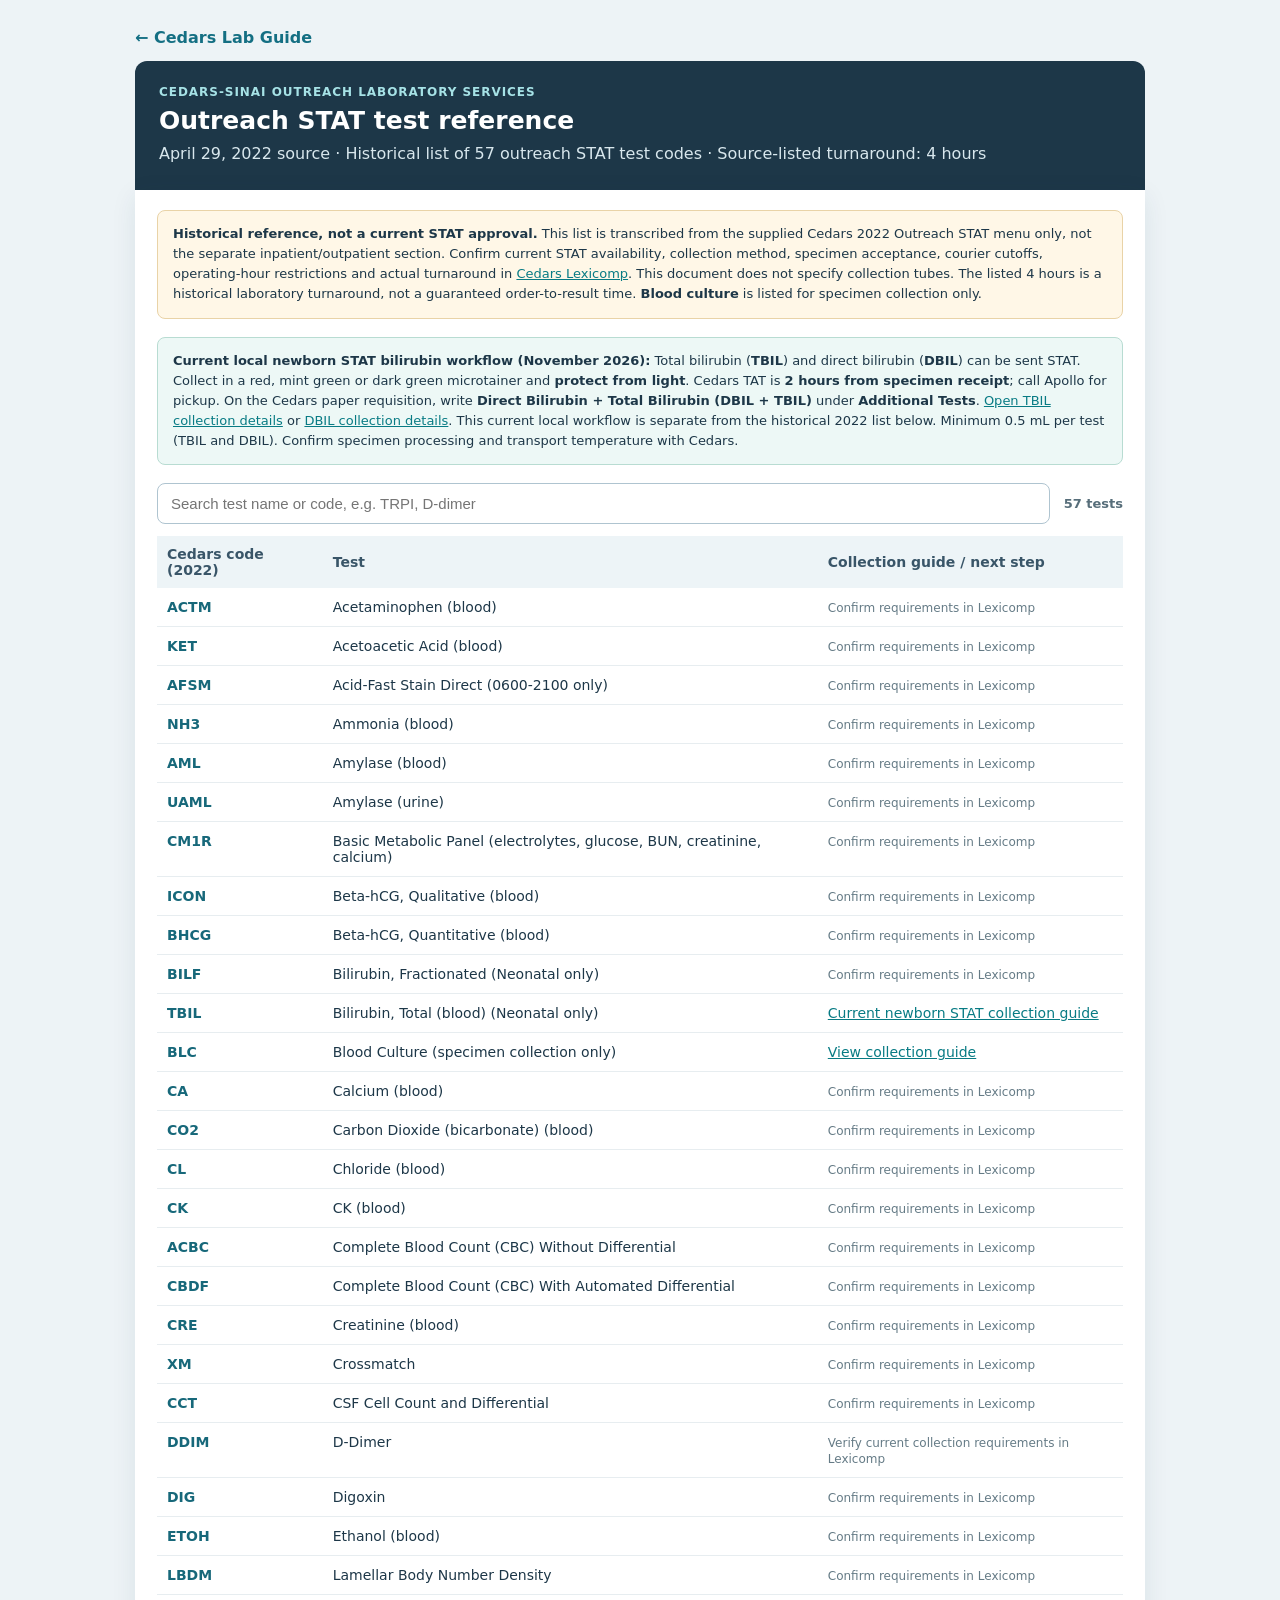
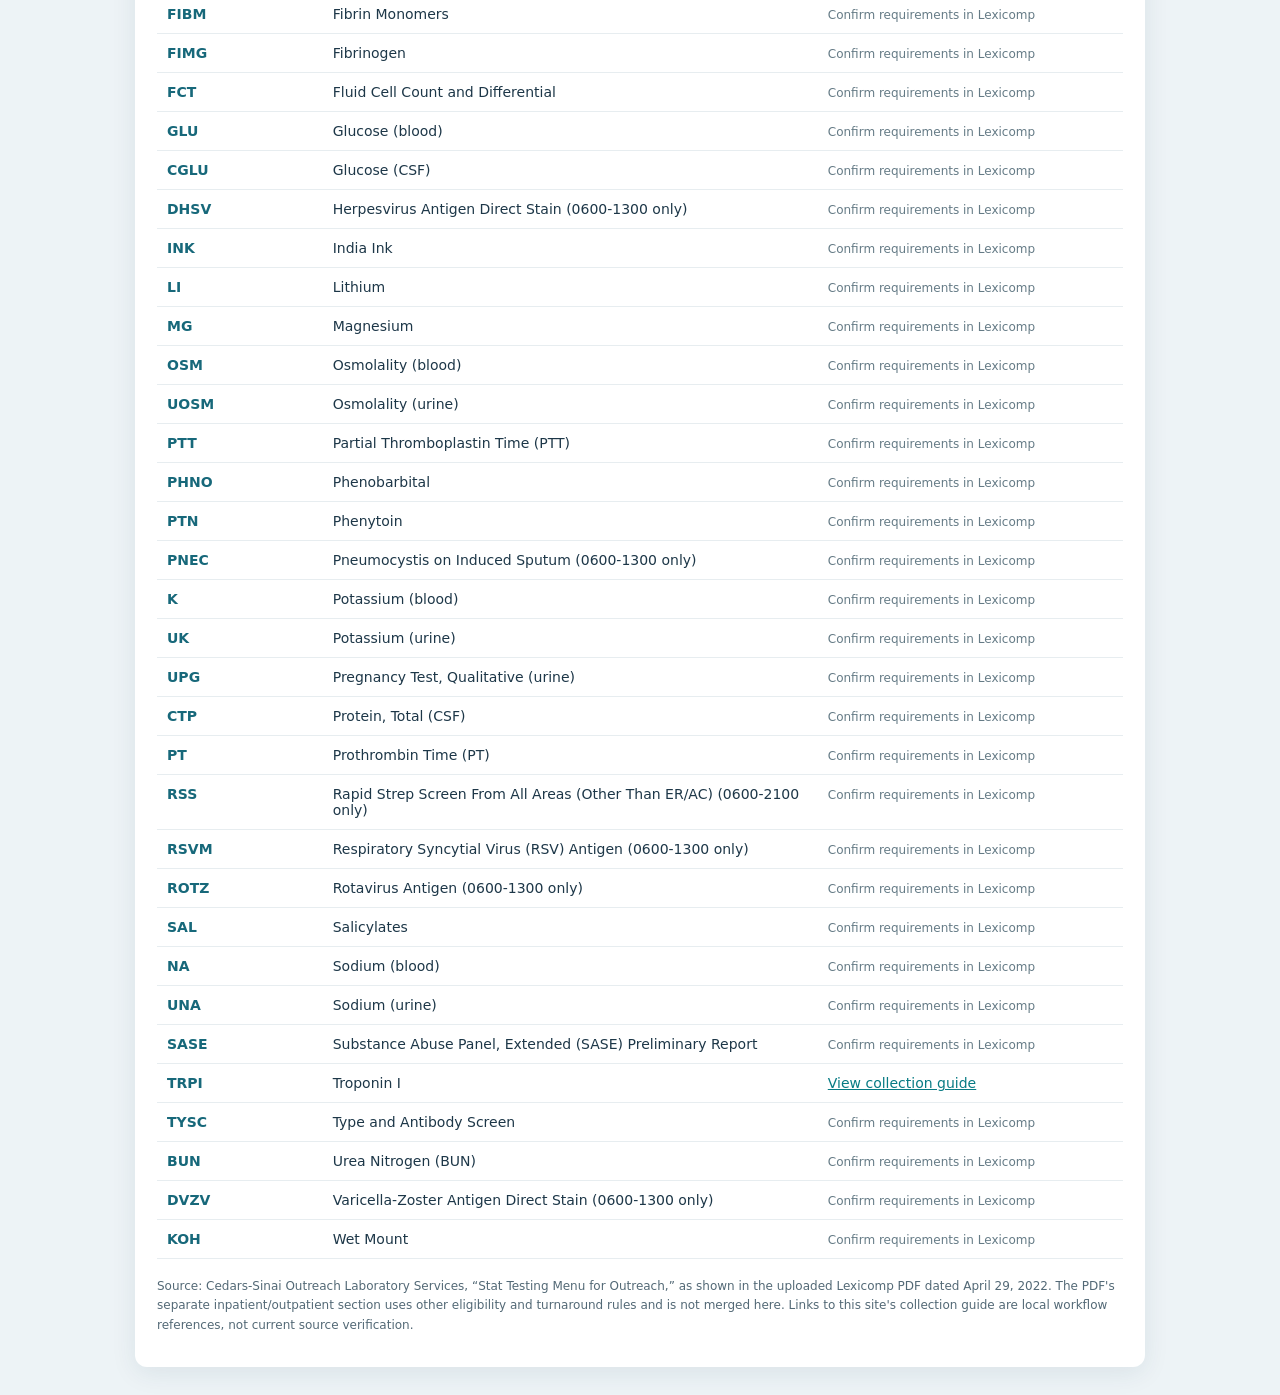
<file: cedars-stat-menu.html>
<!doctype html>
<html lang="en"><head><meta charset="utf-8">
  <script src="assets/js/clean-url.js?v=1"></script><meta name="viewport" content="width=device-width, initial-scale=1">
<link rel="icon" href="assets/lab-favicon.svg" type="image/svg+xml">
<title>Cedars Outreach STAT Reference (2022)</title>
<style>
:root{font-family:system-ui,-apple-system,Segoe UI,Arial,sans-serif;color:#1d3748;background:#edf3f6}
*{box-sizing:border-box}body{margin:0}.wrap{max-width:1050px;margin:28px auto;padding:0 20px}
.back{display:inline-block;color:#146f83;font-weight:700;text-decoration:none;margin-bottom:14px}
header{background:#1d3748;color:white;padding:24px;border-radius:12px 12px 0 0}
.kicker{font-size:12px;color:#a6e2e6;font-weight:800;letter-spacing:.08em}
h1{margin:7px 0;font-size:25px}header p{margin:0;color:#d8e7ed;line-height:1.5}
main{padding:20px 22px;background:white;border-radius:0 0 12px 12px;box-shadow:0 6px 26px #17394c16}
.note{padding:13px 15px;background:#fff7e7;border:1px solid #e9d3a7;border-radius:8px;font-size:13px;line-height:1.55;margin-bottom:18px}
.tools{display:flex;align-items:center;gap:14px;flex-wrap:wrap;margin-bottom:12px}
input{padding:11px 13px;border:1px solid #afc4d0;border-radius:8px;font-size:15px;min-width:250px;flex:1}
.count{font-weight:700;color:#576e7a;font-size:13px}
table{border-collapse:collapse;width:100%;font-size:14px}th{text-align:left;background:#edf4f7;color:#395568;padding:10px}td{padding:11px 10px;border-bottom:1px solid #e7edf0;vertical-align:top}
.code{font-weight:800;white-space:nowrap;color:#17687a}
a{color:#087b84}a:hover{text-decoration:underline}.unverified{color:#657b86;font-size:12px}
.foot{font-size:12px;color:#536976;line-height:1.6;margin-top:18px}
@media(max-width:650px){.wrap{padding:0 10px}.tools{display:block}input{width:100%;min-width:0;margin-bottom:10px}main{padding:14px}table{font-size:12px}td,th{padding:8px 5px}}
@media print{body{background:white}.wrap{margin:0;max-width:none}.back,.tools{display:none}header,main{box-shadow:none;border-radius:0}tr{break-inside:avoid}}
</style></head><body><div class="wrap">
<a href="cedars.html" class="back">← Cedars Lab Guide</a>
<header><div class="kicker">CEDARS-SINAI OUTREACH LABORATORY SERVICES</div><h1>Outreach STAT test reference</h1><p>April 29, 2022 source · Historical list of 57 outreach STAT test codes · Source-listed turnaround: 4 hours</p></header>
<main><div class="note"><strong>Historical reference, not a current STAT approval.</strong> This list is transcribed from the supplied Cedars 2022 Outreach STAT menu only, not the separate inpatient/outpatient section. Confirm current STAT availability, collection method, specimen acceptance, courier cutoffs, operating-hour restrictions and actual turnaround in <a href="https://online.lexi.com/lco/action/login" target="_blank" rel="noopener noreferrer">Cedars Lexicomp</a>. This document does not specify collection tubes. The listed 4 hours is a historical laboratory turnaround, not a guaranteed order-to-result time. <strong>Blood culture</strong> is listed for specimen collection only.</div>
<div class="note" style="background:#edf8f6;border-color:#b8dcd2"><strong>Current local newborn STAT bilirubin workflow (November 2026):</strong> Total bilirubin (<strong>TBIL</strong>) and direct bilirubin (<strong>DBIL</strong>) can be sent STAT. Collect in a red, mint green or dark green microtainer and <strong>protect from light</strong>. Cedars TAT is <strong>2 hours from specimen receipt</strong>; call Apollo for pickup. On the Cedars paper requisition, write <strong>Direct Bilirubin + Total Bilirubin (DBIL + TBIL)</strong> under <strong>Additional Tests</strong>. <a href="cedars.html?test=newborn-total-bilirubin">Open TBIL collection details</a> or <a href="cedars.html?test=newborn-direct-bilirubin">DBIL collection details</a>. This current local workflow is separate from the historical 2022 list below. Minimum 0.5 mL per test (TBIL and DBIL). Confirm specimen processing and transport temperature with Cedars.</div>
<div class="tools"><input type="search" id="statSearch" placeholder="Search test name or code, e.g. TRPI, D-dimer" aria-label="Search STAT reference"><span class="count" id="statCount">57 tests</span></div>
<table><thead><tr><th scope="col">Cedars code (2022)</th><th scope="col">Test</th><th scope="col">Collection guide / next step</th></tr></thead><tbody id="statBody">
<tr data-search="acetaminophen (blood) actm"><td class="code">ACTM</td><td>Acetaminophen (blood)</td><td><span class="unverified">Confirm requirements in Lexicomp</span></td></tr>
<tr data-search="acetoacetic acid (blood) ket"><td class="code">KET</td><td>Acetoacetic Acid (blood)</td><td><span class="unverified">Confirm requirements in Lexicomp</span></td></tr>
<tr data-search="acid-fast stain direct (0600-2100 only) afsm"><td class="code">AFSM</td><td>Acid-Fast Stain Direct (0600-2100 only)</td><td><span class="unverified">Confirm requirements in Lexicomp</span></td></tr>
<tr data-search="ammonia (blood) nh3"><td class="code">NH3</td><td>Ammonia (blood)</td><td><span class="unverified">Confirm requirements in Lexicomp</span></td></tr>
<tr data-search="amylase (blood) aml"><td class="code">AML</td><td>Amylase (blood)</td><td><span class="unverified">Confirm requirements in Lexicomp</span></td></tr>
<tr data-search="amylase (urine) uaml"><td class="code">UAML</td><td>Amylase (urine)</td><td><span class="unverified">Confirm requirements in Lexicomp</span></td></tr>
<tr data-search="basic metabolic panel (electrolytes, glucose, bun, creatinine, calcium) cm1r"><td class="code">CM1R</td><td>Basic Metabolic Panel (electrolytes, glucose, BUN, creatinine, calcium)</td><td><span class="unverified">Confirm requirements in Lexicomp</span></td></tr>
<tr data-search="beta-hcg, qualitative (blood) icon"><td class="code">ICON</td><td>Beta-hCG, Qualitative (blood)</td><td><span class="unverified">Confirm requirements in Lexicomp</span></td></tr>
<tr data-search="beta-hcg, quantitative (blood) bhcg"><td class="code">BHCG</td><td>Beta-hCG, Quantitative (blood)</td><td><span class="unverified">Confirm requirements in Lexicomp</span></td></tr>
<tr data-search="bilirubin, fractionated (neonatal only) bilf"><td class="code">BILF</td><td>Bilirubin, Fractionated (Neonatal only)</td><td><span class="unverified">Confirm requirements in Lexicomp</span></td></tr>
<tr data-search="bilirubin, total (blood) (neonatal only) tbil"><td class="code">TBIL</td><td>Bilirubin, Total (blood) (Neonatal only)</td><td><a href="cedars.html?test=newborn-total-bilirubin">Current newborn STAT collection guide</a></td></tr>
<tr data-search="blood culture (specimen collection only) blc"><td class="code">BLC</td><td>Blood Culture (specimen collection only)</td><td><a href="cedars.html?test=blood-culture">View collection guide</a></td></tr>
<tr data-search="calcium (blood) ca"><td class="code">CA</td><td>Calcium (blood)</td><td><span class="unverified">Confirm requirements in Lexicomp</span></td></tr>
<tr data-search="carbon dioxide (bicarbonate) (blood) co2"><td class="code">CO2</td><td>Carbon Dioxide (bicarbonate) (blood)</td><td><span class="unverified">Confirm requirements in Lexicomp</span></td></tr>
<tr data-search="chloride (blood) cl"><td class="code">CL</td><td>Chloride (blood)</td><td><span class="unverified">Confirm requirements in Lexicomp</span></td></tr>
<tr data-search="ck (blood) ck"><td class="code">CK</td><td>CK (blood)</td><td><span class="unverified">Confirm requirements in Lexicomp</span></td></tr>
<tr data-search="complete blood count (cbc) without differential acbc"><td class="code">ACBC</td><td>Complete Blood Count (CBC) Without Differential</td><td><span class="unverified">Confirm requirements in Lexicomp</span></td></tr>
<tr data-search="complete blood count (cbc) with automated differential cbdf"><td class="code">CBDF</td><td>Complete Blood Count (CBC) With Automated Differential</td><td><span class="unverified">Confirm requirements in Lexicomp</span></td></tr>
<tr data-search="creatinine (blood) cre"><td class="code">CRE</td><td>Creatinine (blood)</td><td><span class="unverified">Confirm requirements in Lexicomp</span></td></tr>
<tr data-search="crossmatch xm"><td class="code">XM</td><td>Crossmatch</td><td><span class="unverified">Confirm requirements in Lexicomp</span></td></tr>
<tr data-search="csf cell count and differential cct"><td class="code">CCT</td><td>CSF Cell Count and Differential</td><td><span class="unverified">Confirm requirements in Lexicomp</span></td></tr>
<tr data-search="d-dimer ddim"><td class="code">DDIM</td><td>D-Dimer</td><td><span class="unverified">Verify current collection requirements in Lexicomp</span></td></tr>
<tr data-search="digoxin dig"><td class="code">DIG</td><td>Digoxin</td><td><span class="unverified">Confirm requirements in Lexicomp</span></td></tr>
<tr data-search="ethanol (blood) etoh"><td class="code">ETOH</td><td>Ethanol (blood)</td><td><span class="unverified">Confirm requirements in Lexicomp</span></td></tr>
<tr data-search="lamellar body number density lbdm"><td class="code">LBDM</td><td>Lamellar Body Number Density</td><td><span class="unverified">Confirm requirements in Lexicomp</span></td></tr>
<tr data-search="fibrin monomers fibm"><td class="code">FIBM</td><td>Fibrin Monomers</td><td><span class="unverified">Confirm requirements in Lexicomp</span></td></tr>
<tr data-search="fibrinogen fimg"><td class="code">FIMG</td><td>Fibrinogen</td><td><span class="unverified">Confirm requirements in Lexicomp</span></td></tr>
<tr data-search="fluid cell count and differential fct"><td class="code">FCT</td><td>Fluid Cell Count and Differential</td><td><span class="unverified">Confirm requirements in Lexicomp</span></td></tr>
<tr data-search="glucose (blood) glu"><td class="code">GLU</td><td>Glucose (blood)</td><td><span class="unverified">Confirm requirements in Lexicomp</span></td></tr>
<tr data-search="glucose (csf) cglu"><td class="code">CGLU</td><td>Glucose (CSF)</td><td><span class="unverified">Confirm requirements in Lexicomp</span></td></tr>
<tr data-search="herpesvirus antigen direct stain (0600-1300 only) dhsv"><td class="code">DHSV</td><td>Herpesvirus Antigen Direct Stain (0600-1300 only)</td><td><span class="unverified">Confirm requirements in Lexicomp</span></td></tr>
<tr data-search="india ink ink"><td class="code">INK</td><td>India Ink</td><td><span class="unverified">Confirm requirements in Lexicomp</span></td></tr>
<tr data-search="lithium li"><td class="code">LI</td><td>Lithium</td><td><span class="unverified">Confirm requirements in Lexicomp</span></td></tr>
<tr data-search="magnesium mg"><td class="code">MG</td><td>Magnesium</td><td><span class="unverified">Confirm requirements in Lexicomp</span></td></tr>
<tr data-search="osmolality (blood) osm"><td class="code">OSM</td><td>Osmolality (blood)</td><td><span class="unverified">Confirm requirements in Lexicomp</span></td></tr>
<tr data-search="osmolality (urine) uosm"><td class="code">UOSM</td><td>Osmolality (urine)</td><td><span class="unverified">Confirm requirements in Lexicomp</span></td></tr>
<tr data-search="partial thromboplastin time (ptt) ptt"><td class="code">PTT</td><td>Partial Thromboplastin Time (PTT)</td><td><span class="unverified">Confirm requirements in Lexicomp</span></td></tr>
<tr data-search="phenobarbital phno"><td class="code">PHNO</td><td>Phenobarbital</td><td><span class="unverified">Confirm requirements in Lexicomp</span></td></tr>
<tr data-search="phenytoin ptn"><td class="code">PTN</td><td>Phenytoin</td><td><span class="unverified">Confirm requirements in Lexicomp</span></td></tr>
<tr data-search="pneumocystis on induced sputum (0600-1300 only) pnec"><td class="code">PNEC</td><td>Pneumocystis on Induced Sputum (0600-1300 only)</td><td><span class="unverified">Confirm requirements in Lexicomp</span></td></tr>
<tr data-search="potassium (blood) k"><td class="code">K</td><td>Potassium (blood)</td><td><span class="unverified">Confirm requirements in Lexicomp</span></td></tr>
<tr data-search="potassium (urine) uk"><td class="code">UK</td><td>Potassium (urine)</td><td><span class="unverified">Confirm requirements in Lexicomp</span></td></tr>
<tr data-search="pregnancy test, qualitative (urine) upg"><td class="code">UPG</td><td>Pregnancy Test, Qualitative (urine)</td><td><span class="unverified">Confirm requirements in Lexicomp</span></td></tr>
<tr data-search="protein, total (csf) ctp"><td class="code">CTP</td><td>Protein, Total (CSF)</td><td><span class="unverified">Confirm requirements in Lexicomp</span></td></tr>
<tr data-search="prothrombin time (pt) pt"><td class="code">PT</td><td>Prothrombin Time (PT)</td><td><span class="unverified">Confirm requirements in Lexicomp</span></td></tr>
<tr data-search="rapid strep screen from all areas (other than er/ac) (0600-2100 only) rss"><td class="code">RSS</td><td>Rapid Strep Screen From All Areas (Other Than ER/AC) (0600-2100 only)</td><td><span class="unverified">Confirm requirements in Lexicomp</span></td></tr>
<tr data-search="respiratory syncytial virus (rsv) antigen (0600-1300 only) rsvm"><td class="code">RSVM</td><td>Respiratory Syncytial Virus (RSV) Antigen (0600-1300 only)</td><td><span class="unverified">Confirm requirements in Lexicomp</span></td></tr>
<tr data-search="rotavirus antigen (0600-1300 only) rotz"><td class="code">ROTZ</td><td>Rotavirus Antigen (0600-1300 only)</td><td><span class="unverified">Confirm requirements in Lexicomp</span></td></tr>
<tr data-search="salicylates sal"><td class="code">SAL</td><td>Salicylates</td><td><span class="unverified">Confirm requirements in Lexicomp</span></td></tr>
<tr data-search="sodium (blood) na"><td class="code">NA</td><td>Sodium (blood)</td><td><span class="unverified">Confirm requirements in Lexicomp</span></td></tr>
<tr data-search="sodium (urine) una"><td class="code">UNA</td><td>Sodium (urine)</td><td><span class="unverified">Confirm requirements in Lexicomp</span></td></tr>
<tr data-search="substance abuse panel, extended (sase) preliminary report sase"><td class="code">SASE</td><td>Substance Abuse Panel, Extended (SASE) Preliminary Report</td><td><span class="unverified">Confirm requirements in Lexicomp</span></td></tr>
<tr data-search="troponin i trpi"><td class="code">TRPI</td><td>Troponin I</td><td><a href="cedars.html?test=troponin-i">View collection guide</a></td></tr>
<tr data-search="type and antibody screen tysc"><td class="code">TYSC</td><td>Type and Antibody Screen</td><td><span class="unverified">Confirm requirements in Lexicomp</span></td></tr>
<tr data-search="urea nitrogen (bun) bun"><td class="code">BUN</td><td>Urea Nitrogen (BUN)</td><td><span class="unverified">Confirm requirements in Lexicomp</span></td></tr>
<tr data-search="varicella-zoster antigen direct stain (0600-1300 only) dvzv"><td class="code">DVZV</td><td>Varicella-Zoster Antigen Direct Stain (0600-1300 only)</td><td><span class="unverified">Confirm requirements in Lexicomp</span></td></tr>
<tr data-search="wet mount koh"><td class="code">KOH</td><td>Wet Mount</td><td><span class="unverified">Confirm requirements in Lexicomp</span></td></tr>
</tbody></table>
<p class="foot">Source: Cedars-Sinai Outreach Laboratory Services, “Stat Testing Menu for Outreach,” as shown in the uploaded Lexicomp PDF dated April 29, 2022. The PDF's separate inpatient/outpatient section uses other eligibility and turnaround rules and is not merged here. Links to this site's collection guide are local workflow references, not current source verification.</p>
</main></div>
<script>
const input=document.getElementById('statSearch'),entries=Array.from(document.querySelectorAll('#statBody tr')),count=document.getElementById('statCount');
input.addEventListener('input',()=>{const q=input.value.trim().toLowerCase();let n=0;entries.forEach(row=>{const show=row.dataset.search.includes(q);row.hidden=!show;if(show)n++});count.textContent=n+' of '+entries.length+' tests'});
</script></body></html>
</file>
<file: assets/css/styles.css>
:root {
  --bg: #f3f6f8;
  --panel: #ffffff;
  --ink: #17242d;
  --muted: #62717c;
  --line: #dce4e8;
  --brand: #0d6672;
  --brand-dark: #084b54;
  --brand-soft: #e6f4f5;
  --danger: #a23b35;
  --warning: #8b5b12;
  --shadow: 0 10px 30px rgba(26, 55, 68, .08);
  --radius: 16px;
}
* { box-sizing: border-box; }
html { background: var(--bg); }
body { margin: 0; min-height: 100vh; font-family: Inter, ui-sans-serif, system-ui, -apple-system, BlinkMacSystemFont, "Segoe UI", sans-serif; color: var(--ink); background: linear-gradient(180deg, #edf5f6 0, var(--bg) 240px); }
button, input, textarea, select { font: inherit; }
button { cursor: pointer; }
.app-header { max-width: 1580px; margin: 0 auto; padding: 30px 34px 22px; display: flex; justify-content: space-between; gap: 24px; align-items: flex-end; }
h1, h2, h3, p { margin-top: 0; }
h1 { margin-bottom: 7px; font-size: clamp(28px, 3vw, 42px); letter-spacing: -.035em; }
h2 { margin-bottom: 4px; font-size: 21px; letter-spacing: -.02em; }
h3 { margin-bottom: 10px; font-size: 15px; }
.app-header p, .panel-heading p { color: var(--muted); margin-bottom: 0; }
.eyebrow { color: var(--brand); font-size: 11px; letter-spacing: .13em; font-weight: 800; margin-bottom: 7px; }
.header-actions, .search-actions, .library-actions, .pagination-row, .dialog-actions { display: flex; gap: 9px; align-items: center; flex-wrap: wrap; }
.privacy-pill { background: rgba(255,255,255,.75); border: 1px solid rgba(13,102,114,.18); color: var(--brand-dark); padding: 9px 12px; border-radius: 999px; font-size: 12px; font-weight: 700; }
.app-shell { max-width: 1580px; margin: 0 auto; padding: 0 34px 42px; display: grid; grid-template-columns: minmax(0, 1fr) 430px; gap: 20px; align-items: start; }
.workspace { min-width: 0; display: grid; gap: 20px; }
.panel { background: var(--panel); border: 1px solid rgba(119,145,157,.24); border-radius: var(--radius); box-shadow: var(--shadow); }
.search-panel, .library-panel, .batch-panel { padding: 22px; }
.panel-heading { display: flex; justify-content: space-between; align-items: flex-start; gap: 18px; margin-bottom: 18px; }
.record-count { color: var(--brand-dark); background: var(--brand-soft); padding: 9px 13px; border: 1.5px solid rgba(13,102,114,.32); border-radius: 999px; font-weight: 900; font-size: 14px; letter-spacing: .01em; white-space: nowrap; box-shadow: 0 3px 10px rgba(13,102,114,.08); }
.field-label, .form-grid label { display: grid; gap: 7px; color: #35454f; font-size: 12px; font-weight: 760; }
textarea, input, select { width: 100%; border: 1px solid #cdd9de; background: #fbfcfd; color: var(--ink); border-radius: 10px; padding: 11px 12px; outline: none; transition: .15s border-color, .15s box-shadow, .15s background; }
textarea:focus, input:focus, select:focus { border-color: var(--brand); box-shadow: 0 0 0 3px rgba(13,102,114,.12); background: white; }
#searchInput { resize: vertical; min-height: 118px; font-size: 15px; line-height: 1.55; }
.search-actions { margin-top: 12px; }
.search-hint { margin-top: 12px; color: var(--muted); font-size: 12px; }
.button { border: 1px solid transparent; border-radius: 9px; padding: 9px 12px; font-size: 12px; font-weight: 780; display: inline-flex; align-items: center; justify-content: center; text-decoration: none; transition: .15s transform, .15s background, .15s border-color; }
.button:hover { transform: translateY(-1px); }
.button.primary { background: var(--brand); color: white; }
.button.primary:hover { background: var(--brand-dark); }
.button.secondary { background: white; border-color: #bfd0d6; color: #24414a; }
.button.ghost { background: transparent; border-color: transparent; color: #49616d; }
.button.danger-ghost { background: transparent; color: var(--danger); }
.button.wide { width: 100%; min-height: 42px; }
.file-button { position: relative; overflow: hidden; }
.file-button input { position: absolute; inset: 0; opacity: 0; cursor: pointer; }
.hidden { display: none !important; }
.batch-panel h2 { margin-bottom: 12px; }
.batch-grid { display: grid; gap: 8px; }
.batch-row { border: 1px solid var(--line); border-radius: 11px; padding: 10px 12px; display: grid; grid-template-columns: minmax(120px, .8fr) minmax(220px, 1.7fr) auto; gap: 12px; align-items: center; }
.batch-query { font-weight: 780; overflow-wrap: anywhere; }
.batch-match { color: #344852; font-size: 13px; }
.batch-match small { display: block; color: var(--muted); margin-top: 3px; }
.batch-row.unmatched { background: #fff7f5; border-color: #f1cbc5; }
.batch-row.needs-confirmation { background: #fff9e9; border-color: #dfbd68; box-shadow: inset 4px 0 0 #c58a20; }
.batch-match-warning { display: block; width: fit-content; margin-top: 5px; padding: 3px 7px; border-radius: 999px; background: #fff0bd; color: #684b14; font-size: 11px; font-weight: 850; }
.mini-button.confirm-match-button { background: #fff0bd; color: #684b14; border: 1px solid #d9b45b; }
.mini-button.confirm-match-button:hover { background: #ffe7a0; }
.library-heading { align-items: center; }
.filter-row { display: grid; grid-template-columns: minmax(260px, 1fr) 190px auto; gap: 10px; align-items: center; margin-bottom: 13px; }
.check-label { display: flex !important; grid-template-columns: auto 1fr; align-items: center; gap: 8px !important; }
.check-label input { width: auto; }
.table-wrap { overflow: auto; border: 1px solid var(--line); border-radius: 12px; }
table { border-collapse: collapse; width: 100%; }
.library-table { min-width: 850px; }
th { text-align: left; background: #f5f8f9; color: #4f626c; font-size: 11px; text-transform: uppercase; letter-spacing: .055em; padding: 10px 12px; position: sticky; top: 0; z-index: 1; }
td { padding: 11px 12px; border-top: 1px solid #e6ecef; vertical-align: top; font-size: 13px; }
tr:hover td { background: #fbfdfd; }
.code-cell { font-family: ui-monospace, SFMono-Regular, Menlo, Consolas, monospace; font-weight: 800; }
.test-name { font-weight: 760; margin-bottom: 3px; }
.subtext { color: var(--muted); font-size: 11px; line-height: 1.4; }
.row-actions { white-space: nowrap; text-align: right; }
.mini-button { display: inline-block; text-decoration: none; border: 0; background: #e8f3f4; color: var(--brand-dark); border-radius: 7px; padding: 7px 9px; font-size: 11px; font-weight: 800; margin-left: 4px; }
.mini-button.edit { background: #f1f3f5; color: #52636c; }
.mini-button.remove { background: #f9eeee; color: var(--danger); }

.selected-card-delete {
  width: auto;
  min-width: 0;
  height: 30px;
  padding: 0 10px;
  white-space: nowrap;
}

.remove-flex {
  width: 34px;
  min-width: 34px;
  height: 30px;
  padding: 0;
  gap: 0;
  overflow: hidden;
  white-space: nowrap;
  transition: width .16s ease, min-width .16s ease, padding .16s ease, background-color .16s ease;
}
.remove-flex .remove-icon,
.remove-flex .remove-text { display: inline-flex; align-items: center; justify-content: center; }
.remove-flex .remove-icon { width: 16px; opacity: 1; transition: width .12s ease, opacity .12s ease; }
.remove-flex .remove-icon svg { width: 15px; height: 15px; fill: currentColor; }
.remove-flex .remove-text { max-width: 0; opacity: 0; overflow: hidden; font-weight: 800; transition: max-width .14s ease, opacity .12s ease; }
@media (hover: hover) and (pointer: fine) {
  .remove-flex:hover,
  .remove-flex:focus-visible { width: 74px; min-width: 74px; padding: 0 9px; }
  .remove-flex:hover .remove-icon,
  .remove-flex:focus-visible .remove-icon { width: 0; opacity: 0; }
  .remove-flex:hover .remove-text,
  .remove-flex:focus-visible .remove-text { max-width: 56px; opacity: 1; }
}
.mini-button:disabled { opacity: .45; cursor: not-allowed; }
.pagination-row { justify-content: space-between; margin-top: 12px; color: var(--muted); font-size: 12px; }
.blocked-list-button {
  justify-self: end;
  min-height: 30px;
  padding: 9px 14px;
  background: #fff6f4 !important;
  border-color: #d9b8b3 !important;
  color: #7d332d !important;
  font-weight: 850;
  box-shadow: 0 1px 2px rgba(91, 48, 43, .08);
}
.blocked-list-button:hover,
.blocked-list-button:focus-visible {
  background: #fce9e6 !important;
  border-color: #c99088 !important;
  color: #692720 !important;
}
.blocked-list-button[aria-expanded="true"] {
  background: #f6dfdc !important;
  border-color: #c99088 !important;
  color: #692720 !important;
}
.blocked-list-panel { margin-top: 10px; border: 1px solid #e2d2cf; border-radius: 12px; background: #fffafa; overflow: hidden; }
/* Keep the expanded Do Not Perform panel visually separate from the test directory. */
@media screen {
  .blocked-list-panel:not(.hidden) + .table-wrap { margin-top: 20px; }
}
.blocked-list-heading { padding: 11px 13px; border-bottom: 1px solid #eadbd8; background: #fff6f4; }
.blocked-list-heading > div { display: flex; align-items: baseline; gap: 9px; flex-wrap: wrap; }
.blocked-list-heading strong { color: #7d332d; font-size: 12px; }
.blocked-list-heading span { color: #765f5c; font-size: 10.5px; line-height: 1.4; }
.blocked-list { display: grid; }
.blocked-list-item { display: grid; grid-template-columns: 74px minmax(0, 1fr) auto; gap: 12px; align-items: start; padding: 11px 13px; border-top: 1px solid #f0e4e2; }
.blocked-list-item:first-child { border-top: 0; }
.blocked-list-code { color: #7d332d; font-family: ui-monospace, SFMono-Regular, Menlo, Consolas, monospace; font-size: 11px; font-weight: 900; }
.blocked-list-copy { min-width: 0; }
.blocked-list-copy strong { display: block; margin-bottom: 3px; color: var(--ink); font-size: 12px; }
.blocked-list-copy p { margin: 0; color: #6f5b58; font-size: 10.5px; line-height: 1.45; }
.blocked-list-link { color: var(--brand-dark); font-size: 10.5px; font-weight: 800; text-decoration: none; white-space: nowrap; }
.blocked-list-link:hover, .blocked-list-link:focus-visible { text-decoration: underline; }
.badge { display: inline-flex; gap: 5px; align-items: center; border-radius: 999px; padding: 5px 8px; font-size: 10px; line-height: 1; font-weight: 850; border: 1px solid transparent; }
.temp-room { color: #72520d; background: #fff3c9; border-color: #f2da86; }
.temp-refrigerated { color: #18577e; background: #e4f3ff; border-color: #a9d5f1; }
.temp-frozen { color: #463387; background: #eee9ff; border-color: #c9bcff; }
.temp-mixed { color: #5f4f4f; background: #f3eeee; border-color: #dacccc; }
.temp-unknown { color: #606970; background: #eef1f3; border-color: #d9dfe2; }
.tube { position: relative; padding-left: 18px; }
.tube::before { content: ""; position: absolute; width: 8px; height: 16px; left: 5px; top: 50%; transform: translateY(-50%); border-radius: 3px 3px 5px 5px; background: #a9b3b8; border: 1px solid rgba(0,0,0,.18); }
.tube-sst::before { background: #f4c842; }
.tube-tiger-sst::before { background: repeating-linear-gradient(135deg, #d95851 0 3px, #d9dee1 3px 6px); border-style: solid; border-color: rgba(0,0,0,.18); }
.tube-lavender::before { background: #a982d7; }
.tube-green::before { background: #56a66d; }
.tube-red::before { background: #d95851; }
.tube-blue::before { background: #75b7e6; }
.tube-royal::before { background: repeating-linear-gradient(180deg, #3458a5 0 5px, #d6dde4 5px 7px); border-style: solid; border-color: rgba(0,0,0,.18); }
.tube-royal-edta::before { background: linear-gradient(180deg, #3458a5 0 32%, #8d58aa 32% 47%, #3458a5 47% 100%); }
.tube-royal-no-additive::before { background: linear-gradient(180deg, #3458a5 0 32%, #d95851 32% 47%, #3458a5 47% 100%); }
.tube-royal-heparin::before { background: linear-gradient(180deg, #3458a5 0 32%, #56a66d 32% 47%, #3458a5 47% 100%); }
.tube-gray::before { background: #8c969d; }
.tube-urine-culture::before { background: repeating-linear-gradient(135deg, #8c969d 0 4px, #d9dee1 4px 7px); border-style: solid; }
.tube-pink::before { background: #e9a4c4; }
.tube-tan::before { background: #c7a06a; }
.tube-yellow::before { background: #f1d85b; }
.tube-aptima::before { background: repeating-linear-gradient(180deg, #f39a3d 0 6px, #fff 6px 9px); border-style: solid; border-color: #bd6819; }
.tube-total-fix::before { background: linear-gradient(180deg, #1d2428 0 28%, #d9f0ea 28% 100%); border-color: #4a8f80; }
.tube-trace-metal-container::before { width: 12px; height: 11px; border-radius: 2px 2px 5px 5px; background: linear-gradient(180deg, #f7f9fa 0 30%, #d7dfe3 30% 100%); border-color: #667980; }
.tube-ua-swirl::before { background: repeating-linear-gradient(135deg, #d95851 0 3px, #f1d85b 3px 6px); border-style: solid; border-color: rgba(0,0,0,.18); }
.tube-ua-yellow::before { background: linear-gradient(180deg, #f0d45b 0 60%, #4f80ba 60% 71%, #f0d45b 71% 100%); border-style: solid; border-color: rgba(0,0,0,.18); }
.tube-ua-pair::before { background: linear-gradient(180deg, #d95851 0 30%, #f1d85b 30% 62%, #8c969d 62% 100%); }
.order-panel { position: sticky; top: 18px; padding: 20px; max-height: calc(100vh - 36px); overflow: auto; }
.order-tube-group { display: inline-flex; flex-wrap: wrap; gap: 4px; align-items: center; }
.order-top { display: flex; justify-content: space-between; align-items: flex-start; gap: 10px; margin-bottom: 14px; }
#selectedCount { display: inline-flex; min-width: 32px; height: 32px; padding: 0 8px; align-items: center; justify-content: center; border: 1.5px solid rgba(13,102,114,.28); border-radius: 999px; background: var(--brand-soft); color: var(--brand-dark); font-size: 15px; font-weight: 950; vertical-align: 1px; box-shadow: 0 2px 8px rgba(13,102,114,.08); }
.summary-section { margin-top: 19px; }
.sst-mode-control { display: flex; align-items: center; justify-content: space-between; gap: 12px; margin: 0 0 10px; padding: 10px 11px; border: 1px solid #dbe4e7; border-radius: 10px; background: #f8fafb; }
.sst-mode-copy { display: grid; gap: 2px; min-width: 0; }
.sst-mode-copy strong { font-size: 12px; color: #25363d; }
.sst-mode-copy span { font-size: 10px; line-height: 1.25; color: #6a7a81; }
.sst-mode-toggle { display: grid; grid-template-columns: repeat(2, minmax(0, 1fr)); align-items: stretch; flex: 0 0 auto; width: min(100%, 288px); padding: 2px; border: 1px solid #cbd7db; border-radius: 999px; background: #fff; }
.sst-mode-option { display: flex; align-items: center; justify-content: flex-start; min-width: 0; min-height: 44px; border: 0; border-radius: 999px; background: transparent; padding: 5px 10px; color: #52646b; cursor: pointer; }
.sst-mode-option.is-selected { background: #e4ecef; color: #203840; box-shadow: inset 0 0 0 1px #c5d3d8; }
.sst-mode-tube { display: inline-grid; align-content: center; gap: 1px; min-height: 30px; font-size: 9px; font-weight: 800; white-space: nowrap; text-align: left; }
.sst-mode-name { font-size: 9px; font-weight: 800; line-height: 1.05; }
.sst-mode-volume { display: block; margin: 0; color: #7b898f; font-size: 7.2px; font-weight: 650; line-height: 1.05; }
@media (max-width: 720px) { .sst-mode-control { align-items: stretch; flex-direction: column; } .sst-mode-toggle { align-self: flex-start; width: min(100%, 288px); } }
.draw-plan { display: grid; gap: 8px; }
.draw-card { border: 1px solid var(--line); border-radius: 11px; padding: 10px 11px; display: grid; grid-template-columns: 1fr auto; gap: 4px 10px; align-items: start; }
.draw-card strong { font-size: 13px; }
.draw-title-block { min-width: 0; display: grid; gap: 2px; align-content: start; }
.draw-title-block > .tube { width: fit-content; }
.draw-test-count { color: var(--muted); font-size: 10px; font-weight: 700; line-height: 1.2; padding-left: 18px; }
.draw-container-badge { display: inline-flex; align-items: center; align-self: center; min-height: 24px; padding: 2px 8px; border: 1px solid rgba(13,102,114,.20); border-radius: 999px; background: var(--brand-soft); color: var(--brand-dark) !important; font-size: 11px !important; font-weight: 850 !important; line-height: 1; white-space: nowrap; }
.draw-meta { color: var(--muted); font-size: 11px; }
.draw-card .specimen-line { grid-column: 1 / -1; }
@media (max-width: 520px) {
  .draw-card { grid-template-columns: minmax(0,1fr) auto; }
}
.tests-summary {
  margin-top: 10px;
  border: 1px solid var(--line);
  border-radius: 12px;
  background: #fff;
  overflow: hidden;
}
.tests-summary-header {
  min-height: 46px;
  padding: 9px 11px;
  display: flex;
  align-items: center;
  justify-content: space-between;
  gap: 10px;
  border-bottom: 1px solid #e3e9ec;
  background: #fbfcfd;
}
.tests-summary-heading-block { display: grid; gap: 6px; min-width: 0; align-content: start; }
.tests-summary-heading { display: flex; align-items: baseline; gap: 7px; min-width: 0; }
.tests-summary-title { color: var(--ink); font-size: 14px; font-weight: 900; }
.tests-summary-count { color: var(--muted); font-size: 10.5px; font-weight: 800; white-space: nowrap; }
.tests-details-toggle { justify-self: start; margin-left: 0; min-width: 96px; }
.tests-summary-actions {
  display: grid;
  grid-template-columns: repeat(2, minmax(0, 1fr));
  gap: 5px;
  width: 250px;
  max-width: 100%;
  margin-left: auto;
}
.tests-summary-actions .mini-button { margin-left: 0; width: 100%; }
.tests-overview-list { display: grid; gap: 0; padding: 2px 11px 4px; }
.tests-overview-row {
  display: grid;
  grid-template-columns: minmax(0, 1fr) auto;
  gap: 10px;
  align-items: center;
  padding: 7px 0;
  border-bottom: 1px solid #edf1f3;
}
.tests-overview-row:last-child { border-bottom: 0; }
.tests-overview-ident { display: flex; align-items: baseline; gap: 8px; min-width: 0; }
.tests-overview-code {
  flex: 0 0 auto;
  color: var(--brand-dark);
  font-family: ui-monospace, SFMono-Regular, Menlo, Monaco, Consolas, "Liberation Mono", monospace;
  font-size: 10.5px;
  font-weight: 900;
  white-space: nowrap;
  letter-spacing: .01em;
}
.tests-overview-name { color: var(--ink); font-size: 11.5px; line-height: 1.35; min-width: 0; overflow-wrap: anywhere; }
.tests-overview-remove { margin-left: 0; white-space: nowrap; }
.tests-summary .empty-state { padding: 12px; text-align: left; }
.tests-details-panel { padding: 10px 11px 11px; background: #fbfcfd; }
.tests-details-panel.hidden { display: none; }
@media (max-width: 520px) {
  .tests-summary-header { align-items: flex-start; flex-direction: column; }
  .tests-summary-heading-block { width: 100%; }
  .tests-summary-actions { width: 100%; margin-left: 0; }
  .tests-overview-ident { align-items: flex-start; flex-direction: column; gap: 1px; }
  .tests-overview-row { align-items: start; }
}
.selected-list { display: grid; gap: 8px; }
.selected-card { border: 1px solid var(--line); border-radius: 11px; padding: 10px; }
.selected-card-top { display: flex; justify-content: space-between; gap: 10px; }
.selected-card .test-name { font-size: 13px; }
.selected-details { display: flex; flex-wrap: wrap; gap: 5px; margin-top: 7px; }
.selected-note { margin-top: 7px; color: #5c6970; font-size: 11px; line-height: 1.45; }
.empty-state { color: var(--muted); font-size: 12px; padding: 12px; background: #f7f9fa; border-radius: 10px; }
.alerts { margin-top: 14px; }
.collection-alerts-disclosure {
  border: 1px solid #d7e0e3;
  border-radius: 10px;
  background: #fff;
  overflow: hidden;
}
.collection-alerts-summary {
  display: flex;
  align-items: center;
  gap: 9px;
  min-height: 44px;
  padding: 8px 10px;
  cursor: pointer;
  list-style: none;
  user-select: none;
  color: var(--ink);
  background: #fbfcfd;
}
.collection-alerts-summary::-webkit-details-marker { display: none; }
.collection-alerts-summary::marker { content: ''; }
.collection-alerts-summary:hover { background: #f6f9fa; }
.collection-alerts-summary:focus-visible { outline: 2px solid var(--brand); outline-offset: -2px; }
.collection-alerts-summary-main {
  display: flex;
  align-items: center;
  gap: 8px;
  min-width: 0;
  flex: 1 1 auto;
}
.collection-alerts-summary-main > span:last-child { display: grid; gap: 1px; min-width: 0; }
.collection-alerts-summary-main strong { font-size: 11.5px; line-height: 1.2; }
.collection-alerts-summary-main small { color: var(--muted); font-size: 9.5px; line-height: 1.2; }
.collection-alerts-icon {
  display: inline-flex;
  align-items: center;
  justify-content: center;
  flex: 0 0 22px;
  width: 22px;
  height: 22px;
  border-radius: 999px;
  background: #fff2cf;
  color: #8b6211;
  font-size: 12px;
  font-weight: 950;
}
.collection-alerts-summary-count {
  flex: 0 0 auto;
  padding: 3px 7px;
  border: 1px solid #d7e0e3;
  border-radius: 999px;
  background: #fff;
  color: #51636c;
  font-size: 9.5px;
  font-weight: 800;
  white-space: nowrap;
}
.collection-alerts-chevron {
  flex: 0 0 auto;
  width: 18px;
  height: 18px;
  display: inline-flex;
  align-items: center;
  justify-content: center;
  background-image: url("data:image/svg+xml,%3Csvg xmlns='http://www.w3.org/2000/svg' width='18' height='18' viewBox='0 0 24 24' fill='none' stroke='%23233d48' stroke-width='2' stroke-linecap='round' stroke-linejoin='round'%3E%3Cpath d='m6 9 6 6 6-6'/%3E%3C/svg%3E");
  background-repeat: no-repeat;
  background-position: center;
  background-size: 17px 17px;
  transition: transform .15s ease;
}
.collection-alerts-disclosure[open] .collection-alerts-chevron { transform: rotate(180deg); }
.collection-alerts-list {
  display: grid;
  gap: 7px;
  padding: 9px;
  border-top: 1px solid #e4eaec;
  background: #fff;
}
.alert { border-left: 4px solid #dda94a; background: #fff8e8; color: #725519; border-radius: 7px; padding: 9px 10px; font-size: 11px; line-height: 1.42; }
.alert.danger { border-left-color: #cf665a; background: #fff1ef; color: #7d332d; }
.order-actions { display: grid; gap: 8px; margin-top: 20px; }
.disclaimer { margin: 13px 2px 0; color: #74828a; font-size: 10px; line-height: 1.45; }
.ownership-notice { max-width: 1512px; margin: -20px auto 34px; padding: 0 16px; color: #4f626c; font-size: 11px; line-height: 1.5; display: flex; align-items: center; justify-content: flex-start; gap: 12px; flex-wrap: wrap; }
.ownership-copy { display: inline-flex; gap: 7px; flex-wrap: wrap; flex: 0 1 1040px; width: fit-content; max-width: 100%; padding: 9px 11px; border: 1px solid rgba(13,102,114,.18); border-left: 4px solid var(--brand); border-radius: 8px; background: rgba(255,255,255,.72); }
.ownership-notice strong { color: var(--brand-dark); }
.agreement-download { display: inline-flex; align-items: center; justify-content: center; min-height: 34px; padding: 7px 12px; border: 1px solid var(--brand); border-radius: 8px; background: #fff; color: var(--brand-dark); font-size: 11px; font-weight: 800; text-decoration: none; white-space: nowrap; }
.agreement-download:hover, .agreement-download:focus-visible { background: #eaf5f6; text-decoration: none; }
dialog { border: 0; border-radius: 17px; padding: 0; width: min(850px, calc(100vw - 28px)); box-shadow: 0 30px 90px rgba(20,40,50,.28); }
dialog::backdrop { background: rgba(18,36,43,.52); backdrop-filter: blur(3px); }
#testForm { padding: 22px; }
.dialog-header { display: flex; justify-content: space-between; align-items: flex-start; margin-bottom: 18px; }
.icon-button { border: 0; background: #f0f3f4; width: 34px; height: 34px; border-radius: 999px; font-size: 22px; color: #52636b; }
.form-grid { display: grid; grid-template-columns: repeat(2, minmax(0,1fr)); gap: 13px; }
.full-width { grid-column: 1 / -1; }
.dialog-actions { margin-top: 20px; }
.dialog-spacer { flex: 1; }
.toast { position: fixed; bottom: 24px; left: 50%; transform: translate(-50%, 20px); background: #183b42; color: white; padding: 10px 14px; border-radius: 9px; font-size: 12px; font-weight: 750; opacity: 0; pointer-events: none; transition: .2s opacity, .2s transform; z-index: 20; }
.toast.show { opacity: 1; transform: translate(-50%, 0); }
.print-sheet { display: none; }
@media (max-width: 1120px) {
  .app-shell { grid-template-columns: 1fr; }
  .order-panel { position: static; max-height: none; }
}
@media (max-width: 720px) {
  .app-header, .app-shell { padding-left: 15px; padding-right: 15px; }
  .app-header { align-items: flex-start; flex-direction: column; }
  .filter-row { grid-template-columns: 1fr; }
  .panel-heading { flex-direction: column; }
  .filter-row .blocked-list-button { width: 100%; justify-self: stretch; justify-content: center; min-height: 30px; }
  .form-grid { grid-template-columns: 1fr; }
  .full-width { grid-column: auto; }
  .batch-row { grid-template-columns: 1fr; }
  .blocked-list-item { grid-template-columns: 1fr; gap: 4px; }
  .blocked-list-link { margin-top: 2px; white-space: normal; }
  .preferred-volume-chip { max-width: none; }
}
@page { size: landscape; margin: .38in; }
@media print {
  * { print-color-adjust: exact !important; -webkit-print-color-adjust: exact !important; }
  html, body, .print-sheet { background: #fff !important; }
  body { color: #111; min-height: 0; }
  .no-print, dialog, .toast { display: none !important; }
  .skip-link, .skip-to-test-search, a[href="#test-search"], a[href="#searchInput"] { display: none !important; }
  .print-sheet { display: block; }
  .print-header { display: flex; justify-content: space-between; gap: 20px; align-items: flex-start; border-bottom: 2px solid #1e5963; padding-bottom: 9px; margin-bottom: 10px; }
  .print-title { font-size: 22px; margin: 0 0 3px; }
  .print-subtitle, .print-meta { font-size: 10px; color: #4e5a60; }
  .print-meta { display: flex; flex-direction: column; align-items: flex-end; gap: 4px; }
  .print-selected-count { display: inline-flex; align-items: center; justify-content: center; padding: 4px 8px; border: 1.5px solid #4e858d; border-radius: 999px; background: #e7f4f5 !important; color: #173f46 !important; font-size: 10px; font-weight: 950; white-space: nowrap; }
  .print-plan { display: grid; grid-template-columns: repeat(4, 1fr); gap: 6px; margin-bottom: 10px; }
  .print-plan-card { border: 1px solid #cfd8dc; border-radius: 6px; padding: 6px 7px; font-size: 9px; break-inside: avoid; }
  .print-plan-card strong { display: block; font-size: 10px; margin-bottom: 2px; }
  .print-alerts { margin: 7px 0; font-size: 9px; }
  .print-alerts div { padding: 4px 6px; border-left: 3px solid #d4a23a; background: #fff7dd; margin-bottom: 3px; }
  .print-table { table-layout: fixed; font-size: 8.1px; }
  .print-table th { position: static; background: #e9f1f2; color: #1f363d; font-size: 7px; padding: 5px 4px; }
  .print-table td { padding: 5px 4px; vertical-align: top; overflow-wrap: anywhere; }
  .print-table tr { break-inside: avoid; }
  .print-footer { margin-top: 8px; border-top: 0; padding-top: 0; font-size: 7.5px; line-height: 1.35; color: #59666c; }
  .print-footer > div + div { margin-top: 2px; }
  .print-missing-test { display: block; margin-top: 4px !important; padding: 0; border: 0; background: transparent !important; color: #27383f; font-weight: 900; }
  .print-ownership { display: block; width: 100%; max-width: 100%; box-sizing: border-box; margin-top: 5px; padding: 5px 7px; border: 1px solid #c6d2d6; border-left: 3px solid #1e5963; border-radius: 4px; background: #fff !important; font-size: 7.3px; line-height: 1.35; color: #42545c; break-inside: avoid; }
  .print-ownership span { background: transparent !important; padding: 0; }
}

/* Staff-friendly manual entry */
.summary-heading { display: flex; justify-content: space-between; align-items: center; gap: 10px; margin-bottom: 10px; }
.summary-heading h3 { margin-bottom: 0; }
.dialog-subtitle { margin: 5px 0 0; color: var(--muted); font-size: 12px; }
.optional { color: var(--muted); font-size: 10px; font-weight: 600; }

.required-field {
  color: #9b2c2c;
  font-size: 10px;
  font-weight: 800;
  text-transform: uppercase;
  letter-spacing: .035em;
}
.dialog-lookup-row { display: flex; flex-wrap: wrap; align-items: center; gap: 10px; padding: 11px 12px; border: 1px solid #c9dde1; border-radius: 12px; background: #f4fafb; }
.dialog-lookup-row span { flex: 1 1 240px; color: #53666f; font-size: 12px; line-height: 1.45; }

.contact-banner {
  margin-top: 13px;
  padding: 10px 12px;
  border: 1px solid rgba(13,102,114,.26);
  border-left: 4px solid var(--brand);
  border-radius: 9px;
  background: var(--brand-soft);
  color: #31515a;
  font-size: 12px;
  line-height: 1.35;
  display: flex;
  align-items: baseline;
  gap: 8px;
  flex-wrap: wrap;
}
.contact-banner strong { color: var(--brand-dark); font-size: 12.5px; }
.contact-banner b { color: var(--brand-dark); font-weight: 900; }


/* Nurse order of draw */
.reference-link { color: var(--brand-dark); font-size: 10px; font-weight: 800; text-decoration: none; white-space: nowrap; }
.reference-link:hover { text-decoration: underline; }
.order-of-draw { display: grid; gap: 6px; }
.order-step { display: grid; grid-template-columns: 24px minmax(105px, 1fr) minmax(105px, 1fr) auto; gap: 7px; align-items: center; min-height: 34px; padding: 6px 8px; border: 1px solid var(--line); border-radius: 9px; background: #fbfcfd; font-size: 10px; }
.order-step.is-selected { border-color: #83b7bf; background: #edf7f8; box-shadow: inset 3px 0 0 var(--brand); }
.order-number { display: inline-flex; align-items: center; justify-content: center; width: 21px; height: 21px; border-radius: 999px; background: #e8edef; color: #324850; font-weight: 900; }
.order-tube { font-weight: 850; }
.order-additive { color: var(--muted); line-height: 1.25; }
.order-selected { color: var(--brand-dark); background: #dceff1; border-radius: 999px; padding: 4px 6px; font-size: 8px; font-weight: 900; letter-spacing: .04em; white-space: nowrap; }
.order-of-draw-note { margin-top: 8px; padding: 9px 10px; border-radius: 8px; background: #f7f9fa; color: #53636b; font-size: 9.5px; line-height: 1.45; }
.tube-culture::before { background: linear-gradient(90deg, #e37b77 0 50%, #7a8cc9 50%); }
.contact-summary { margin-top: 13px; padding: 10px 11px; border: 1px solid rgba(13,102,114,.27); border-left: 4px solid var(--brand); border-radius: 9px; background: var(--brand-soft); color: #35535c; font-size: 10.5px; line-height: 1.4; display: flex; align-items: baseline; gap: 5px; flex-wrap: wrap; }
.contact-summary strong, .contact-summary b { color: var(--brand-dark); font-weight: 900; }

@media (max-width: 720px) {
  .dialog-lookup-row { align-items: stretch; }
  .dialog-lookup-row .button { width: 100%; }
  .order-step { grid-template-columns: 24px 1fr auto; }
  .order-additive { grid-column: 2 / -1; }
  .order-selected { grid-column: 3; grid-row: 1; }
}

@media print {
  .print-order-section { margin: 7px 0 9px; border: 1px solid #bdcbd0; border-radius: 6px; padding: 6px; break-inside: avoid; }
  .print-section-heading { display: flex; justify-content: space-between; align-items: baseline; gap: 12px; margin-bottom: 5px; color: #1f363d; font-size: 9px; }
  .print-section-heading span { color: #59666c; font-size: 7.5px; }
  .print-order-strip { display: grid; grid-template-columns: repeat(9, 1fr); gap: 3px; }
  .print-order-step { min-height: 39px; border: 1px solid #d4dcdf; border-radius: 4px; padding: 4px 3px; font-size: 6.8px; line-height: 1.2; background: #fafbfb; }
  .print-order-step.is-selected { border: 1.5px solid #2e6973; background: #eaf5f6; }
  .print-order-step strong { display: block; margin: 2px 0 1px; font-size: 7.2px; }
  .print-order-step .order-tube-group { display: flex; margin: 2px 0 2px; }
  .print-order-additive { display: block; clear: both; margin-top: 2px; color: #59666c; }
  .print-order-number { display: inline-flex; width: 12px; height: 12px; align-items: center; justify-content: center; border-radius: 999px; background: #dfe7e9; font-weight: 900; color: #213940; }
  .print-order-note { margin-top: 5px; color: #4e5a60; font-size: 7px; line-height: 1.3; }
}


/* Printed tube and temperature color coding */
@media print {
  .print-color-legend { display: grid; grid-template-columns: minmax(0, 2fr) minmax(0, 1fr); gap: 5px 9px; margin: 7px 0 9px; padding: 6px; border: 1px solid #bdcbd0; border-radius: 6px; break-inside: avoid; }
  .print-legend-group { display: flex; flex-wrap: wrap; align-items: center; gap: 3px; font-size: 7px; }
  .print-legend-group > strong { margin-right: 2px; color: #1f363d; font-size: 7.5px; }
  .print-legend-chip, .print-tube-badge, .print-temp-badge { display: inline-flex; align-items: center; min-height: 15px; border: 1px solid #aebbc0; border-radius: 999px; padding: 2px 5px; font-weight: 800; line-height: 1.15; }
  .print-legend-chip.tube, .print-tube-badge.tube, .print-inline-tube.tube, .print-plan-container.tube, .print-order-tube.tube { padding-left: 15px; }
  .print-legend-chip.tube::before, .print-tube-badge.tube::before, .print-inline-tube.tube::before, .print-plan-container.tube::before, .print-order-tube.tube::before { width: 7px; height: 13px; left: 4px; }
  .print-legend-note { grid-column: 1 / -1; color: #59666c; font-size: 6.8px; line-height: 1.25; }
  .print-plan-container { display: inline-flex !important; align-items: center; width: fit-content; }
  .print-inline-tube { display: inline-flex; align-items: center; position: relative; font-weight: 750; }
  .print-temp-badge { font-size: 7px; white-space: normal; }
  .print-order-tube { display: inline-flex !important; align-items: center; position: relative; min-height: 14px; }

  /* Strong outlines make categories readable if background graphics are disabled. */
  .temp-room { color: #5f4305 !important; background: #fff0a8 !important; border-color: #c99c12 !important; }
  .temp-refrigerated { color: #0c4f76 !important; background: #d9efff !important; border-color: #4b9dce !important; }
  .temp-frozen { color: #392371 !important; background: #e8e0ff !important; border-color: #7d66c8 !important; }
  .temp-mixed { color: #554242 !important; background: #eee5e5 !important; border-color: #9f8585 !important; }
  .temp-unknown { color: #4f585d !important; background: #eceff1 !important; border-color: #9aa6ac !important; }
}

.batch-unmatched-actions { display: flex; gap: 0.45rem; flex-wrap: wrap; justify-content: flex-end; }


/* Preferred volume emphasis */
.preferred-volume-chip {
  display: inline-flex;
  align-items: center;
  padding: 4px 7px;
  border: 1px solid #d7a92d;
  border-radius: 7px;
  background: #fff4bd;
  color: #624600;
  font-weight: 900;
  font-size: 0.78rem;
  line-height: 1.2;
  max-width: 240px;
  white-space: normal;
  overflow-wrap: anywhere;
}
.preferred-volume-inline {
  display: inline-block;
  padding: 2px 5px;
  border-radius: 5px;
  background: #fff4bd;
  color: #624600;
  font-weight: 850;
  font-size: 0.78rem;
}

@media print {
  .print-preferred-volume {
    display: inline-block;
    padding: 2px 4px;
    border: 1px solid #bd8d16;
    border-radius: 4px;
    background: #fff0a8 !important;
    color: #523b00 !important;
    font-weight: 900;
    font-size: 6.4px;
    line-height: 1.2;
  }
  .print-minimum-volume {
    display: inline-block;
    margin-top: 2px;
    color: #59666c;
    font-size: 7.2px;
    line-height: 1.2;
  }
}


/* Distinct specimen types */
.specimen-line { display: flex; flex-wrap: wrap; align-items: center; gap: 4px; }
.specimen-badge {
  display: inline-flex;
  align-items: center;
  width: fit-content;
  padding: 0;
  border: 0;
  border-radius: 0;
  background: transparent;
  font-size: 0.68rem;
  font-weight: 900;
  line-height: 1.2;
  letter-spacing: 0.01em;
  white-space: nowrap;
}
.specimen-serum { background: transparent; color: #8a5a00; border-color: transparent; }
.specimen-plasma { background: transparent; color: #00658f; border-color: transparent; }
.specimen-rbc { background: transparent; color: #a3211c; border-color: transparent; }
.specimen-whole-blood { background: transparent; color: #7b1e45; border-color: transparent; }
.specimen-other { background: transparent; color: #59666c; border-color: transparent; }
.print-specimen-list { display: flex; flex-wrap: wrap; gap: 2px; margin-top: 3px; }

@media print {
  .print-specimen-legend { grid-column: 1 / -1; }
  .print-specimen-badge {
    padding: 0;
    font-size: 8.8px;
    line-height: 1.2;
    font-weight: 900;
    border: 0;
    background: transparent !important;
    print-color-adjust: exact !important;
    -webkit-print-color-adjust: exact !important;
  }
  .print-specimen-list { margin-top: 2px; gap: 2px; }
}

/* Print-only transport bag plan and SST tube estimate */
@media print {
  .print-bag-plan {
    margin-top: 10px;
    padding-top: 8px;
    border-top: 2px solid #1e5963;
  }
  .print-bag-heading {
    display: flex;
    justify-content: space-between;
    align-items: center;
    gap: 14px;
    margin-bottom: 7px;
  }
  .print-bag-heading > div:first-child strong {
    display: block;
    color: #1f363d;
    font-size: 11px;
  }
  .print-bag-heading > div:first-child span {
    display: block;
    margin-top: 2px;
    color: #59666c;
    font-size: 7.5px;
  }
  .print-sst-total {
    display: flex;
    align-items: center;
    gap: 8px;
    min-width: 165px;
    padding: 6px 9px;
    border: 2px solid #9b6c00;
    border-radius: 7px;
    background: #fff0a8 !important;
    color: #523b00 !important;
  }
  .print-sst-total span {
    flex: 1;
    font-size: 8px;
    font-weight: 900;
    text-transform: uppercase;
    letter-spacing: .04em;
  }
  .print-sst-total strong {
    font-size: 20px;
    line-height: 1;
  }

  .print-submit-section {
    margin-top: 9px;
    padding: 6px;
    border: 2px solid #6e579e;
    border-radius: 8px;
    background: #fbf9ff !important;
    break-inside: avoid-page;
    page-break-inside: avoid;
  }
  .print-submit-heading {
    display: flex;
    justify-content: space-between;
    align-items: center;
    gap: 12px;
    margin: -6px -6px 6px;
    padding: 7px 9px;
    border-radius: 6px 6px 0 0;
    background: #6e579e !important;
    color: #fff !important;
    break-after: avoid-page;
    page-break-after: avoid;
  }
  .print-submit-heading strong {
    font-size: 12px;
    font-weight: 950;
    line-height: 1.05;
    letter-spacing: .045em;
    text-transform: uppercase;
  }
  .print-submit-heading span {
    max-width: 290px;
    font-size: 7px;
    font-weight: 800;
    line-height: 1.2;
    text-align: right;
  }
  .print-bag-grid {
    display: grid;
    grid-template-columns: repeat(2, minmax(0, 1fr));
    gap: 5px;
    break-before: avoid-page;
    page-break-before: avoid;
  }
  .print-bag-card {
    border: 1.5px solid #aebbc0;
    border-radius: 7px;
    padding: 5px 6px;
    break-inside: avoid;
    background: #fff;
  }
  .print-bag-card.bag-room { border-color: #c99c12; background: #fffaf0 !important; }
  .print-bag-card.bag-refrigerated { border-color: #4b9dce; background: #f2f9ff !important; }
  .print-bag-card.bag-frozen { border-color: #7d66c8; background: #f8f5ff !important; }
  .print-bag-card.bag-mixed, .print-bag-card.bag-verify { border-color: #8d969b; background: #f7f8f9 !important; }
  .print-bag-card-header {
    display: flex;
    justify-content: space-between;
    align-items: center;
    gap: 8px;
    padding-bottom: 5px;
    border-bottom: 1px solid #cfd8dc;
  }
  .print-bag-card-header > div:first-child strong {
    display: block;
    color: #1f363d;
    font-size: 9.5px;
  }
  .print-bag-card-header > div:first-child span {
    color: #59666c;
    font-size: 7px;
  }
  .print-bag-sst-count {
    display: flex;
    align-items: center;
    gap: 5px;
    padding: 3px 6px;
    border: 1px solid #9b6c00;
    border-radius: 5px;
    background: #fff0a8 !important;
    color: #523b00 !important;
    white-space: nowrap;
  }
  .print-bag-sst-count span {
    font-size: 6.8px;
    font-weight: 900;
    text-transform: uppercase;
  }
  .print-bag-sst-count strong {
    font-size: 13px;
    line-height: 1;
  }
  .print-bag-items {
    display: grid;
    grid-template-columns: repeat(2, minmax(0, 1fr));
    gap: 3px 8px;
    margin: 6px 0 0;
    padding: 0;
    list-style: none;
  }
  .print-bag-items li {
    min-width: 0;
    padding-bottom: 3px;
    border-bottom: 1px dotted #cfd8dc;
    font-size: 7px;
    line-height: 1.25;
    overflow-wrap: anywhere;
  }
  .print-bag-items li > strong {
    display: block;
    color: #263b42;
    font-size: 7.2px;
  }
  .print-bag-items li > span {
    display: block;
    margin-top: 1px;
    color: #59666c;
  }
  .print-bag-calculation {
    margin-top: 5px;
    padding-top: 4px;
    border-top: 1px solid #d7dfe2;
    color: #4e5a60;
    font-size: 6.8px;
    font-weight: 750;
    line-height: 1.3;
  }
  .print-bag-note {
    margin-top: 6px;
    color: #4e5a60;
    font-size: 7px;
    line-height: 1.35;
  }
  .print-bag-note > div + div { margin-top: 2px; }
}

/* v3.7 urine collection badge and print-only collection/submission plan */
.tube-24h-urine::before {
  width: 12px;
  height: 11px;
  border-radius: 2px 2px 5px 5px;
  background: linear-gradient(180deg, #fff7e8 0 26%, #f3a43b 26% 100%);
  border: 1.5px solid #bf6f12;
}
.tube-urine-cup::before {
  width: 12px;
  height: 11px;
  border-radius: 2px 2px 5px 5px;
  background: linear-gradient(180deg, #ffffff 0 28%, #dcecf1 28% 100%);
  border: 1.5px solid #6f8d98;
}
.tube-transport::before {
  background: linear-gradient(180deg, #f4f7f8 0 28%, #cfdde2 28% 100%);
  border-color: #718991;
}

@media print {
  .print-logistics-plan {
    margin-top: 10px;
    padding-top: 8px;
    border-top: 2px solid #1e5963;
    break-before: page;
    page-break-before: always;
    break-inside: auto;
  }
  .print-logistics-heading {
    display: flex;
    justify-content: space-between;
    align-items: center;
    gap: 14px;
    margin-bottom: 9px;
    padding: 8px 10px;
    border-left: 6px solid #1e5963;
    border-bottom: 1px solid #b9c9cc;
    border-radius: 4px;
    background: #edf7f8 !important;
  }
  .print-logistics-heading strong {
    color: #173f46;
    font-size: 16px;
    line-height: 1.05;
    font-weight: 950;
    letter-spacing: .01em;
  }
  .print-logistics-heading span {
    max-width: 360px;
    color: #4e6269;
    font-size: 7.5px;
    line-height: 1.3;
    text-align: right;
  }
  .print-logistics-totals {
    display: grid;
    grid-template-columns: auto minmax(0, 1fr) auto minmax(0, 1fr);
    gap: 6px;
    align-items: stretch;
    margin-bottom: 8px;
  }
  .print-total-box {
    display: grid;
    grid-template-columns: auto auto;
    grid-template-rows: auto auto;
    align-items: center;
    gap: 1px 7px;
    min-width: 105px;
    padding: 6px 8px;
    border: 2px solid #27636d;
    border-radius: 7px;
    background: #eaf5f6 !important;
    color: #173f46 !important;
  }
  .print-total-box > span {
    grid-column: 1 / -1;
    font-size: 7.2px;
    font-weight: 950;
    letter-spacing: .05em;
  }
  .print-total-box > strong { font-size: 20px; line-height: 1; }
  .print-total-box > small { font-size: 7px; font-weight: 800; line-height: 1.15; }
  .print-total-box.submit-total {
    border-color: #6e579e;
    background: #f1edff !important;
    color: #35245d !important;
  }
  .print-collect-chips, .print-submit-bags {
    display: flex;
    flex-wrap: wrap;
    align-content: center;
    gap: 4px;
    padding: 5px 6px;
    border: 1px solid #c7d2d6;
    border-radius: 7px;
    background: #fafbfb !important;
  }
  .print-collect-chip, .print-bag-pill {
    display: inline-flex;
    align-items: center;
    min-height: 19px;
    padding: 3px 6px 3px 17px;
    border: 1px solid #aebbc0;
    border-radius: 999px;
    background: #fff !important;
    color: #263b42 !important;
    font-size: 7px;
    font-weight: 850;
    position: relative;
  }
  .print-collect-chip b { margin-right: 3px; font-size: 9px; }
  .print-collect-chip-specimen {
    display: inline-flex;
    align-items: center;
    margin-left: 5px;
    padding: 1px 4px;
    border: 1px solid #bdcbd0;
    border-radius: 999px;
    background: #f3f7f8 !important;
    color: #53666d !important;
    font-size: 5.8px;
    font-weight: 900;
    letter-spacing: .04em;
    line-height: 1.1;
    text-transform: uppercase;
  }
  .print-bag-pill { padding-left: 7px; }
  .print-bag-pill.bag-room { border-color: #c99c12; background: #fff0a8 !important; color: #5f4305 !important; }
  .print-bag-pill.bag-refrigerated { border-color: #4b9dce; background: #d9efff !important; color: #0c4f76 !important; }
  .print-bag-pill.bag-frozen { border-color: #7d66c8; background: #e8e0ff !important; color: #392371 !important; }
  .print-bag-pill.bag-mixed, .print-bag-pill.bag-verify { border-color: #8d969b; background: #eceff1 !important; color: #4f585d !important; }
  .print-blood-volume-section {
    margin: 8px 0 9px;
    padding: 7px;
    border: 1px solid #b9c9cc;
    border-radius: 6px;
    background: #f8fbfb !important;
    break-inside: avoid;
  }
  .print-blood-volume-heading {
    display: flex;
    justify-content: space-between;
    align-items: baseline;
    gap: 12px;
    margin-bottom: 6px;
  }
  .print-blood-volume-heading strong {
    color: #1f363d;
    font-size: 9px;
    font-weight: 950;
    text-transform: uppercase;
    letter-spacing: .035em;
  }
  .print-blood-volume-heading span {
    color: #59666c;
    font-size: 7px;
    text-align: right;
  }
  .print-blood-volume-grid {
    display: grid;
    grid-template-columns: repeat(3, minmax(0, 1fr));
    gap: 5px;
  }
  .print-blood-volume-card {
    display: grid;
    grid-template-columns: minmax(0, 1.05fr) minmax(0, 1.3fr);
    gap: 6px;
    align-items: center;
    min-width: 0;
    padding: 6px;
    border: 1px solid #c8d3d7;
    border-radius: 5px;
    background: #fff !important;
    break-inside: avoid;
  }
  .print-blood-volume-tube {
    min-width: 0;
  }
  .print-blood-volume-tube > .tube {
    display: inline-flex;
    align-items: center;
    position: relative;
    min-height: 17px;
    padding: 2px 5px 2px 16px;
    border: 1px solid #aebbc0;
    border-radius: 999px;
    font-size: 7.2px;
    font-weight: 900;
    line-height: 1.15;
  }
  .print-blood-volume-tube > .tube::before {
    width: 7px;
    height: 13px;
    left: 4px;
  }
  .print-blood-volume-tube > small {
    display: block;
    margin-top: 3px;
    color: #5b6970;
    font-size: 6.5px;
    font-weight: 750;
  }
  .print-blood-volume-values {
    display: grid;
    grid-template-columns: repeat(2, minmax(0, 1fr));
    gap: 4px;
  }
  .print-blood-volume-value {
    min-width: 0;
    padding: 4px 5px;
    border-radius: 4px;
    background: #eef5f6 !important;
  }
  .print-blood-volume-value > span {
    display: block;
    color: #56676e;
    font-size: 6px;
    font-weight: 900;
    text-transform: uppercase;
    letter-spacing: .04em;
  }
  .print-blood-volume-value > strong {
    display: block;
    margin-top: 1px;
    color: #173f46;
    font-size: 10px;
    line-height: 1.05;
  }
  .print-blood-volume-value > small {
    display: block;
    margin-top: 2px;
    color: #6a7478;
    font-size: 5.8px;
    line-height: 1.15;
  }
  .print-blood-volume-note {
    margin-top: 5px;
    color: #4e5a60;
    font-size: 6.5px;
    line-height: 1.3;
  }
  .print-logistics-subheading {
    margin: 7px 0 5px;
    padding-bottom: 4px;
    border-bottom: 1px solid #9fb2b8;
    color: #1f363d;
    font-size: 13px;
    line-height: 1.2;
    font-weight: 950;
    text-transform: uppercase;
    letter-spacing: .035em;
  }
  .print-collection-specimen-group + .print-collection-specimen-group { margin-top: 7px; }
  .print-collection-specimen-heading {
    margin: 0 0 4px;
    color: #53676e;
    font-size: 7px;
    font-weight: 900;
    text-transform: uppercase;
    letter-spacing: .08em;
  }
  .print-collection-grid {
    display: grid;
    grid-template-columns: repeat(3, minmax(0, 1fr));
    gap: 6px;
  }
  .print-collection-card {
    padding: 6px;
    border: 1px solid #b9c6ca;
    border-radius: 6px;
    background: #fff !important;
    break-inside: avoid;
  }
  .print-container-count {
    display: flex;
    align-items: center;
    gap: 6px;
    padding-bottom: 4px;
    border-bottom: 1px solid #d5dde0;
  }
  .print-container-count > strong {
    display: inline-flex;
    align-items: center;
    justify-content: center;
    min-width: 21px;
    height: 21px;
    border-radius: 999px;
    background: #dceff1 !important;
    color: #174b54 !important;
    font-size: 12px;
  }
  .print-container-count > span { font-size: 8px; font-weight: 900; }

  .print-collection-specimen-badge {
    margin-left: auto;
    padding: 2px 6px;
    border: 1px solid #c8d5d9;
    border-radius: 999px;
    background: #f3f7f8 !important;
    color: #526a72 !important;
    font-size: 5.7px !important;
    font-weight: 950 !important;
    line-height: 1;
    letter-spacing: .06em;
    text-transform: uppercase;
    white-space: nowrap;
  }
  .print-container-detail { margin-top: 4px; color: #53636b; font-size: 6.7px; line-height: 1.25; }
  .print-collection-blood-volume {
    display: grid;
    grid-template-columns: minmax(0, 1fr) auto;
    align-items: center;
    gap: 6px;
    margin-top: 4px;
    padding: 4px 6px;
    border: 1px solid #d1dde0;
    border-radius: 5px;
    background: #f3f8f8 !important;
    color: #334a52;
    font-size: 6.4px;
    line-height: 1.12;
  }
  .print-collection-blood-copy {
    display: flex;
    flex-direction: column;
    justify-content: center;
    min-width: 0;
  }
  .print-collection-blood-label {
    color: #1f4951;
    font-size: 6.2px;
    font-weight: 950;
    text-transform: uppercase;
    letter-spacing: .035em;
  }
  .print-collection-blood-copy small {
    margin-top: 2px;
    color: #68767b;
    font-size: 5.6px;
    font-weight: 750;
  }
  .print-collection-blood-values {
    display: flex;
    align-items: center;
    justify-content: flex-end;
    gap: 4px;
    margin-left: auto;
  }
  .print-collection-blood-metric {
    display: grid;
    justify-items: center;
    align-content: center;
    min-width: 56px;
    padding: 2px 5px;
    border-radius: 4px;
    background: #e7eff1 !important;
    text-align: center;
    white-space: nowrap;
  }
  .print-collection-blood-metric b {
    color: #66777d;
    font-size: 5px;
    font-weight: 900;
    line-height: 1;
    text-transform: uppercase;
    letter-spacing: .035em;
  }
  .print-collection-blood-metric strong {
    margin-top: 1px;
    color: #173f46;
    font-size: 7.4px;
    font-weight: 950;
    line-height: 1;
  }
  .print-for-tests { margin-top: 4px; color: #425159; font-size: 6.7px; line-height: 1.25; }
  .print-for-tests > b { font-size: 6.8px; }
  .print-for-tests ul { margin: 2px 0 0 11px; padding: 0; }
  .print-for-tests li { margin: 0 0 1px; }
  .print-bag-container-total {
    display: flex;
    align-items: center;
    gap: 3px;
    padding: 3px 6px;
    border: 1px solid #87999f;
    border-radius: 5px;
    background: #fff !important;
    white-space: nowrap;
  }
  .print-bag-container-total strong { font-size: 13px; }
  .print-bag-container-total span { font-size: 6.5px; font-weight: 850; text-transform: uppercase; }
  .print-submit-content { display: grid; gap: 3px; margin-top: 4px; }
  .print-submit-item {
    padding: 3px 5px;
    border: 1px solid #d0d9dc;
    border-radius: 5px;
    background: rgba(255,255,255,.82) !important;
    break-inside: avoid;
  }
  .print-submit-item-title { display: flex; align-items: center; gap: 5px; }
  .print-submit-item-title > strong {
    display: inline-flex;
    align-items: center;
    justify-content: center;
    min-width: 18px;
    height: 18px;
    border-radius: 999px;
    background: #e3eaed !important;
    color: #263b42 !important;
    font-size: 10px;
  }
  .print-submit-item-title > span { font-size: 7.5px; font-weight: 900; }
  .print-submit-item-detail {
    margin: 3px 0 0 23px;
    color: #425159;
    font-size: 6.9px;
    font-weight: 850;
    line-height: 1.25;
  }
  .print-label-notes {
    display: grid;
    gap: 2px;
    margin: 3px 0 0 23px;
  }
  .print-label-note {
    display: flex;
    align-items: center;
    gap: 4px;
    color: #5f4b16;
    font-size: 6.7px;
    font-weight: 750;
    line-height: 1.2;
  }
  .print-label-note > span {
    flex: 0 0 auto;
    padding: 1px 3px;
    border: 1px solid #d4bb74;
    border-radius: 3px;
    background: #fff8df !important;
    color: #6c5311 !important;
    font-size: 5.7px;
    font-weight: 950;
    letter-spacing: .05em;
    text-transform: uppercase;
  }
  .print-label-note > div { min-width: 0; align-self: center; }
  .print-label-note small {
    color: #778187;
    font-size: 5.8px;
    font-weight: 650;
  }
  .print-submit-item.original-tube-submit { border-color: #82979e; }
  .print-submit-item.original-tube-submit .print-submit-item-detail { color: #194f59; }
  .print-tube-badge + br + .print-tube-badge { margin-top: 3px; }
  .print-source-badges {
    display: inline-flex;
    flex-wrap: wrap;
    align-items: center;
    gap: 3px;
    margin-left: 5px;
    vertical-align: middle;
  }
  .print-source-tube-badge {
    display: inline-flex;
    align-items: center;
    gap: 2px;
    position: relative;
    min-height: 12px;
    margin-left: 5px;
    padding: 1px 4px 1px 13px;
    border: 1px solid #b8c4c8;
    border-radius: 999px;
    background: #f7f9fa !important;
    color: #43525a !important;
    font-size: 5.8px;
    font-weight: 850;
    line-height: 1.1;
    vertical-align: middle;
    white-space: nowrap;
  }
  .print-source-tube-badge.tube::before {
    width: 5px;
    height: 10px;
    left: 4px;
  }
  .print-source-tube-badge:has(.print-source-count) {
    min-height: 15px;
    padding-left: 28px;
    overflow: hidden;
  }
  .print-source-tube-badge:has(.print-source-count).tube::before {
    left: 18px;
  }
  /* v11.70: full source pill (count, icon and tube name) with optional spin cue outside. */
  .print-source-group {
    display: inline-flex;
    align-items: center;
    gap: 5px;
    min-width: 0;
    vertical-align: middle;
  }
  .print-source-group .print-source-tube-badge {
    flex: 0 1 auto;
    min-width: 17px;
    min-height: 15px;
    margin-left: 0;
    padding-right: 4px;
  }
  .print-source-spun {
    font-size: 6.7px;
    font-weight: 800;
    white-space: nowrap;
  }
  .print-source-extra {
    margin-left: 6px;
    font-weight: 700;
  }
  .print-source-count {
    display: inline-flex;
    align-items: center;
    justify-content: center;
    position: absolute;
    left: -1px;
    top: -1px;
    min-width: 18px;
    height: calc(100% + 2px);
    padding: 0 4px 0 5px;
    border-radius: 999px;
    background: #e3eaed !important;
    color: #263b42 !important;
    font-size: 7px;
    font-weight: 950;
    line-height: 1;
  }
}

.field-help {
  display: block;
  margin-top: 0.35rem;
  color: var(--muted, #64748b);
  font-size: 0.78rem;
  font-weight: 500;
  line-height: 1.35;
}

/* v4.1 reliable manual draw-container entry */
.custom-draw-container-row {
  padding: 10px 11px;
  border: 1px dashed #b9c9ce;
  border-radius: 10px;
  background: #f8fbfc;
}
.custom-draw-container-row.is-active {
  border-style: solid;
  border-color: #397d88;
  background: #eef8f9;
}
.custom-draw-container-row .optional {
  font-weight: 600;
  color: #687a82;
}

.custom-draw-container-row.is-disabled {
  opacity: 0.68;
  background: #f5f7f8;
}
.custom-draw-container-row input:disabled {
  cursor: not-allowed;
  background: #edf1f2;
  color: #718087;
}

/* v4.4 source clarification for manually added swabs and transferred specimens */
.source-clarification-note {
  padding: 10px 12px;
  border: 1px solid #d4a72c;
  border-radius: 10px;
  background: #fff9df;
  color: #604b0a;
  font-size: 0.82rem;
  line-height: 1.45;
}
.source-clarification-note strong {
  color: #493800;
}

/* v4.4: serum/plasma transport tubes use a green top third; source is printed below. */
.tube-transport-green-top::before {
  background: linear-gradient(180deg, #3f9b59 0 33.333%, #f4f7f8 33.333% 100%);
  border-color: #557b62;
}

@media print {
  .print-transport-source {
    margin-top: 2px;
    color: #45565d;
    font-size: 6.8px;
    font-weight: 800;
    line-height: 1.2;
  }
}

/* v6.4 fasting requirements in the selected summary and print collection plan */
.fasting-badge {
  display: inline-flex;
  align-items: center;
  width: fit-content;
  margin-top: 5px;
  padding: 3px 7px;
  border: 1px solid;
  border-radius: 999px;
  font-size: 9px;
  font-weight: 900;
  line-height: 1.15;
  letter-spacing: .015em;
}
.fasting-required { color: #842b22; background: #fff0ed; border-color: #e3a29a; }
.fasting-preferred { color: #6b4b05; background: #fff8d9; border-color: #dfc260; }
.fasting-verify { color: #4d5960; background: #f0f3f4; border-color: #c7d0d4; }
.selected-fasting-badge { margin-top: 5px; }

@media print {
  .print-fasting-panel {
    display: grid;
    grid-template-columns: 126px minmax(0, 1fr);
    gap: 7px;
    margin: -1px 0 8px;
    padding: 6px 7px;
    border: 2px solid #d19b24;
    border-radius: 7px;
    background: #fff9df !important;
    break-inside: avoid;
  }
  .print-fasting-panel-title {
    display: flex;
    flex-direction: column;
    justify-content: center;
    padding-right: 7px;
    border-right: 1px solid #d8bd72;
    color: #5d4309;
  }
  .print-fasting-panel-title strong {
    font-size: 10px;
    font-weight: 950;
    text-transform: uppercase;
    letter-spacing: .035em;
  }
  .print-fasting-panel-title span { margin-top: 2px; font-size: 6.8px; font-weight: 800; }
  .print-fasting-list { display: grid; gap: 3px; }
  .print-fasting-item {
    display: grid;
    grid-template-columns: 91px minmax(0, 1fr);
    gap: 6px;
    align-items: start;
    padding: 3px 5px;
    border: 1px solid #dcc778;
    border-radius: 5px;
    background: #fffdf2 !important;
  }
  .print-fasting-status {
    display: inline-flex;
    align-items: center;
    justify-content: center;
    min-height: 18px;
    padding: 2px 4px;
    border: 1px solid;
    border-radius: 999px;
    font-size: 6.7px;
    font-weight: 950;
    text-transform: uppercase;
    text-align: center;
  }
  .print-fasting-item.fasting-required .print-fasting-status { color: #842b22; background: #ffe8e3 !important; border-color: #d99389; }
  .print-fasting-item.fasting-preferred .print-fasting-status { color: #6b4b05; background: #fff2b7 !important; border-color: #d4b23e; }
  .print-fasting-item.fasting-verify .print-fasting-status { color: #4d5960; background: #edf1f2 !important; border-color: #bdc7cb; }
  .print-fasting-item strong { display: block; color: #3c340e; font-size: 7.5px; line-height: 1.2; }
  .print-fasting-item small { display: block; margin-top: 1px; color: #5d552d; font-size: 6.4px; line-height: 1.22; }
  .print-test-fasting-badge {
    display: inline-flex;
    margin: 3px 0 0;
    padding: 2px 4px;
    font-size: 6.4px;
    break-inside: avoid;
  }
  .print-test-name-stack {
    display: flex;
    flex-direction: column;
    align-items: flex-start;
  }
  .print-test-alternative { margin-top: 3px; }
}

/* v7.2: Order-of-draw uses one solid Royal Blue badge. Stripe/additive badges remain elsewhere. */
.order-tube.tube-royal::before,
.print-order-tube.tube-royal::before {
  background: #3458a5;
}


/* v7.5: amber transport tube for light-sensitive specimens. */
.tube-amber::before {
  background: linear-gradient(180deg, #8a5a14 0 33.333%, #d6a64a 33.333% 100%);
  border-color: #6f4810;
}

/* Multi-test search status */
.batch-status { margin: -2px 0 16px; padding: 12px 13px; border-radius: 10px; font-size: 12px; line-height: 1.4; }
.batch-status-heading { display: flex; align-items: baseline; gap: 8px; flex-wrap: wrap; }
.batch-status-heading strong { font-size: 13px; }
.batch-status-heading span { color: inherit; opacity: .86; }
.batch-status-warning { border: 1px solid #e4c27a; border-left: 4px solid #c58a20; background: #fff8e8; color: #684b14; }
.batch-status-success { display: flex; align-items: baseline; gap: 8px; flex-wrap: wrap; border: 1px solid rgba(13,102,114,.24); border-left: 4px solid var(--brand); background: var(--brand-soft); color: #31515a; }
.batch-status-success strong { color: var(--brand-dark); }
.batch-missing-list { margin: 9px 0 0; padding: 0; list-style: none; display: grid; gap: 6px; }
.batch-missing-list li { display: grid; grid-template-columns: minmax(130px, .8fr) minmax(180px, 1.2fr); gap: 10px; padding-top: 6px; border-top: 1px solid rgba(139,91,18,.16); }
.batch-missing-list li:first-child { border-top: 0; padding-top: 0; }
.batch-missing-list li strong { color: #5b3d0b; overflow-wrap: anywhere; }
.batch-missing-list li span { color: #785c28; }
@media (max-width: 720px) {
  .batch-missing-list li { grid-template-columns: 1fr; gap: 2px; }
}


/* v8.9 cleaner missing-test form */
#testForm { padding: 20px 22px 18px; }
.dialog-header { margin-bottom: 8px; }
.dialog-required-note {
  margin: 0 0 13px;
  color: #6b7780;
  font-size: 10.5px;
  font-weight: 700;
}
.dialog-required-note span,
.required-mark { color: #a23b35; font-weight: 900; }
.dialog-form-sections { display: grid; gap: 12px; }
.form-section {
  border: 1px solid #dce5e8;
  border-radius: 12px;
  background: #fff;
  padding: 13px 14px;
}
.form-section-heading {
  display: flex;
  align-items: flex-start;
  justify-content: space-between;
  gap: 12px;
  margin-bottom: 11px;
}
.form-section-heading h3 { margin: 0 0 2px; font-size: 13px; }
.form-section-heading p { margin: 0; color: var(--muted); font-size: 10.5px; line-height: 1.35; }
.form-grid-compact { gap: 10px 12px; }
.form-grid-compact label { gap: 5px; }
.form-label-text { display: inline-flex; align-items: baseline; gap: 4px; width: fit-content; }
#testForm input::placeholder,
#testForm textarea::placeholder {
  color: #aeb8be;
  opacity: 1;
  font-weight: 500;
}
#testForm select:invalid { color: #98a4ab; font-weight: 600; }
#testForm select option { color: var(--ink); font-weight: 500; }
#testForm select option[value=""] { color: #aeb8be; }
.form-grid-compact input,
.form-grid-compact select,
.form-grid-compact textarea { padding: 9px 10px; border-radius: 8px; }
.directory-text-button {
  border: 0;
  background: transparent;
  color: var(--brand-dark);
  padding: 2px 0;
  font-size: 10.5px;
  font-weight: 850;
  white-space: nowrap;
}
.directory-text-button:hover,
.directory-text-button:focus-visible { text-decoration: underline; }
.custom-draw-container-row {
  padding: 0;
  border: 0;
  background: transparent;
}
.custom-draw-container-row.is-active {
  border: 0;
  background: transparent;
}
.source-clarification-note {
  padding: 7px 9px;
  border: 0;
  border-radius: 7px;
  background: #f6f8f9;
  color: #61717a;
  font-size: 10.5px;
  line-height: 1.4;
}
.source-clarification-note strong { color: #45575f; }
.optional-details { padding: 0; overflow: hidden; }
.optional-details summary {
  list-style: none;
  cursor: pointer;
  padding: 12px 14px;
  display: flex;
  align-items: baseline;
  justify-content: space-between;
  gap: 12px;
  color: #35454f;
  font-size: 12px;
  font-weight: 850;
}
.optional-details summary::-webkit-details-marker { display: none; }
.optional-details summary::after { content: 'Show'; color: var(--brand-dark); font-size: 10px; font-weight: 850; }
.optional-details[open] summary::after { content: 'Hide'; }
.optional-details summary small {
  flex: 1;
  color: var(--muted);
  font-size: 10px;
  font-weight: 600;
}
.optional-details[open] summary { border-bottom: 1px solid #e5ebee; }
.optional-details-grid { padding: 12px 14px 14px; }
.form-status-options {
  display: flex;
  align-items: center;
  gap: 16px;
  flex-wrap: wrap;
  padding: 1px 2px 0;
  color: #4e6069;
  font-size: 11px;
}
.form-status-options .check-label { font-weight: 650; }
.dialog-actions { margin-top: 14px; padding-top: 12px; border-top: 1px solid #e5ebee; }
@media (max-width: 720px) {
  .form-section-heading { flex-direction: column; }
  .directory-text-button { white-space: normal; }
  .optional-details summary { align-items: flex-start; flex-wrap: wrap; }
  .optional-details summary small { flex-basis: 100%; }
}

/* Compact collapsible test-cart sections */
.cart-collapse {
  margin-top: 10px;
  border: 1px solid var(--line);
  border-radius: 12px;
  background: #fff;
  overflow: hidden;
}
.cart-collapse > summary {
  list-style: none;
}
.cart-collapse > summary::-webkit-details-marker {
  display: none;
}
.cart-collapse-summary {
  min-height: 46px;
  padding: 10px 12px;
  display: grid;
  grid-template-columns: minmax(0, 1fr) auto auto;
  align-items: center;
  gap: 10px;
  cursor: pointer;
  user-select: none;
}
.cart-collapse-summary:hover {
  background: #f8fafb;
}
.cart-collapse-summary:focus-visible {
  outline: 2px solid rgba(13,102,114,.45);
  outline-offset: -2px;
}
.cart-collapse-title {
  color: var(--ink);
  font-size: 14px;
  font-weight: 900;
}
.cart-collapse-meta {
  color: var(--muted);
  font-size: 10.5px;
  font-weight: 750;
  white-space: nowrap;
}
.cart-collapse-action {
  min-width: 32px;
  color: var(--brand-dark);
  font-size: 10px;
  font-weight: 900;
  text-align: right;
}
.cart-collapse-action::after { content: "Show"; }
.cart-collapse[open] .cart-collapse-action::after { content: "Hide"; }
.cart-collapse[open] .cart-collapse-summary {
  border-bottom: 1px solid var(--line);
  background: #fbfcfd;
}
.cart-collapse-body {
  padding: 11px 12px 12px;
}
.cart-collapse-toolbar {
  display: flex;
  align-items: center;
  justify-content: space-between;
  gap: 10px;
  margin-bottom: 9px;
}
.cart-collapse-toolbar-end {
  justify-content: flex-end;
}
.cart-collapse-subtitle {
  color: var(--muted);
  font-size: 10.5px;
  font-weight: 800;
}
.cart-collapse .draw-plan,
.cart-collapse .selected-list,
.cart-collapse .tests-overview-list,
.cart-collapse .order-of-draw {
  margin: 0;
}

@media (max-width: 520px) {
  .cart-collapse-summary {
    grid-template-columns: minmax(0, 1fr) auto;
  }
  .cart-collapse-meta {
    grid-column: 1;
    grid-row: 2;
    white-space: normal;
  }
  .cart-collapse-action {
    grid-column: 2;
    grid-row: 1 / span 2;
  }
}

/* v10.39: cleaner multi-test match review */
.batch-panel-heading { margin-bottom: 10px; }
.batch-review-summary { display: flex; flex-wrap: wrap; gap: 7px; margin: 0 0 14px; }
.batch-summary-chip { display: inline-flex; align-items: center; min-height: 28px; padding: 5px 9px; border-radius: 999px; border: 1px solid var(--line); background: #f7f9fa; color: #4f626c; font-size: 11px; font-weight: 820; }
.batch-summary-chip.is-added { background: var(--brand-soft); border-color: rgba(13,102,114,.22); color: var(--brand-dark); }
.batch-summary-chip.needs-review { background: #fff4cf; border-color: #e3c56d; color: #684b14; }
.batch-summary-chip.has-issue { background: #fff1ef; border-color: #ebc1bc; color: #873c35; }
.batch-row { padding: 13px 14px; grid-template-columns: minmax(130px, .72fr) minmax(280px, 1.85fr) minmax(118px, auto); gap: 16px; }
.batch-row.exact-match { border-color: #d7e6e8; background: #fbfefe; }
.batch-query-block { min-width: 0; }
.batch-kicker { display: block; margin-bottom: 4px; color: #7a8991; font-size: 9.5px; font-weight: 850; letter-spacing: .075em; text-transform: uppercase; }
.batch-query { color: #213845; font-size: 15px; line-height: 1.25; }
.batch-match { min-width: 0; font-size: 13px; }
.batch-match > strong { display: block; color: #314752; font-size: 14px; line-height: 1.35; }
.batch-match-title { display: flex; align-items: center; gap: 8px; flex-wrap: wrap; margin-bottom: 3px; }
.batch-match-title .batch-kicker { margin-bottom: 0; }
.batch-match-warning, .batch-match-exact { display: inline-flex; align-items: center; width: fit-content; margin: 0; padding: 3px 7px; border-radius: 999px; font-size: 10px; font-weight: 850; line-height: 1.25; }
.batch-match-warning { background: #fff0bd; color: #684b14; }
.batch-match-warning.is-blocked { background: #f9e8e6; color: #873c35; }
.batch-match-exact { background: #e8f5f5; color: var(--brand-dark); }
.batch-match-meta { display: flex; align-items: center; flex-wrap: wrap; gap: 5px; margin-top: 6px; color: var(--muted); font-size: 11.5px; }
.batch-match-meta .specimen-badge, .batch-match-meta .tube-badge { vertical-align: middle; }
.batch-meta-dot { color: #9eabb1; }
.batch-alternatives { margin-top: 6px; color: #60737d; font-size: 11px; line-height: 1.35; overflow-wrap: anywhere; }
.batch-alternatives span { display: inline-block; margin-right: 6px; color: #819099; font-size: 9.5px; font-weight: 820; letter-spacing: .025em; }
.batch-row-action { display: flex; justify-content: flex-end; align-items: center; }
.batch-row-action .mini-button { min-width: 110px; min-height: 36px; margin-left: 0; padding: 8px 12px; }
.mini-button.confirm-match-button { background: #fff1bf; color: #684b14; border: 1px solid #d7ae44; box-shadow: 0 1px 0 rgba(104,75,20,.05); }
.mini-button.confirm-match-button:hover { background: #ffe8a3; }
.mini-button.confirm-match-button:disabled { opacity: .65; cursor: default; }
.batch-row.needs-confirmation { background: #fffaf0; border-color: #e4c773; box-shadow: inset 4px 0 0 #c58a20; }
.batch-status { margin-top: 0; }

@media (max-width: 720px) {
  .batch-review-summary { gap: 6px; }
  .batch-summary-chip { flex: 1 1 auto; justify-content: center; }
  .batch-row { grid-template-columns: 1fr; gap: 10px; padding: 13px; }
  .batch-query-block { padding-bottom: 8px; border-bottom: 1px solid rgba(120,145,157,.16); }
  .batch-row-action { justify-content: stretch; }
  .batch-row-action .mini-button { width: 100%; min-height: 42px; }
  .batch-unmatched-actions { justify-content: stretch; }
  .batch-unmatched-actions .mini-button { flex: 1 1 145px; margin-left: 0; text-align: center; }
  .batch-match-meta { gap: 4px; }
  .batch-meta-dot { display: none; }
}


/* v10.42: keep Add this match emphasized while Search directory stays neutral */
.batch-row.needs-confirmation .batch-row-action {
  flex-direction: column;
  align-items: stretch;
  gap: 7px;
}
.batch-row-action .batch-directory-button {
  background: #f1f3f5;
  border: 0;
  color: #52636c;
  text-align: center;
  text-decoration: none;
}
.batch-row-action .batch-directory-button:hover {
  background: #e7ebee;
}
@media (max-width: 760px) {
  .batch-row.needs-confirmation .batch-row-action {
    display: grid;
    grid-template-columns: 1fr 1fr;
    gap: 8px;
  }
  .batch-row.needs-confirmation .batch-row-action .mini-button {
    width: 100%;
    min-width: 0;
  }
}
@media (max-width: 430px) {
  .batch-row.needs-confirmation .batch-row-action {
    grid-template-columns: 1fr;
  }
}

/* v10.61: keep the alternate Tiger SST option as one right-aligned unit.
   Its count mirrors the primary tube-count circle, while the label uses the
   same tube-badge treatment with a red/gray striped SST icon. */
@media print {
  .print-container-count .print-sst-tiger-option,
  .print-submit-item-title .print-sst-tiger-option {
    display: inline-flex !important;
    align-items: center;
    gap: 5px;
    margin-left: auto !important;
    flex: 0 0 auto;
    white-space: nowrap;
  }

  .print-sst-approx {
    color: #53666d !important;
    font-weight: 950;
    line-height: 1;
  }

  .print-container-count .print-sst-approx {
    font-size: 8px;
  }

  .print-submit-item-title .print-sst-approx {
    font-size: 7.5px;
  }

  .print-sst-tiger-count {
    display: inline-flex !important;
    align-items: center;
    justify-content: center;
    flex: 0 0 auto;
    border-radius: 999px;
    /* Match the primary count circle (<strong>) instead of forcing extra-bold text. */
    font-weight: 700 !important;
    line-height: 1;
  }

  .print-container-count .print-sst-tiger-count {
    min-width: 21px;
    height: 21px;
    padding: 0 5px;
    background: #dceff1 !important;
    color: #174b54 !important;
    font-size: 12px !important;
  }

  .print-submit-item-title .print-sst-tiger-count {
    min-width: 18px;
    height: 18px;
    padding: 0 4px;
    background: #e3eaed !important;
    color: #263b42 !important;
    font-size: 10px !important;
  }

  .print-sst-tiger-badge {
    display: inline-flex !important;
    align-items: center;
    min-height: 18px;
    padding-left: 18px !important;
    font-weight: 900 !important;
    white-space: nowrap;
  }

  .print-submit-item-title .print-sst-tiger-badge {
    min-height: 16px;
    padding-left: 17px !important;
    font-size: 7.5px !important;
  }

  .print-sst-tiger-badge.tube::before {
    width: 8px;
    height: 16px;
    left: 5px;
    background: repeating-linear-gradient(
      135deg,
      #d95851 0 3px,
      #d9dee1 3px 6px
    ) !important;
  }

  .print-submit-item-title .print-sst-tiger-badge.tube::before {
    width: 7px;
    height: 14px;
    left: 5px;
  }
}


/* v10.65: source collection count is shown as a compact number badge inside the From tube badge. */

/* v10.86: improve print-table readability by prioritizing specimen volume over container label size. */
@media print {
  .print-table .print-tube-badge {
    font-size: 7.1px;
    line-height: 1.1;
  }

  .print-table .print-preferred-volume {
    padding: 2.5px 5px;
    font-size: 8.6px;
    line-height: 1.15;
  }

  .print-table .print-minimum-volume {
    margin-top: 3px;
    font-size: 7.8px;
    line-height: 1.2;
  }
}

/* v10.94: alternate urine culture transport selection */
.tube-urisponge::before { background: repeating-linear-gradient(135deg, #e7c84a 0 4px, #fff9df 4px 7px); border-style: solid; border-color: #c7a931; }
.urine-culture-mode-control .sst-mode-option { font-size: 10px; font-weight: 800; min-height: 44px; }
.urine-culture-mode-control .sst-mode-copy { max-width: 185px; }
.urine-culture-mode-control .sst-mode-toggle { gap: 0; width: min(100%, 288px); }
.urine-culture-mode-control .sst-mode-option .sst-mode-tube { min-height: 30px; padding-top: 0; padding-bottom: 0; }
.urine-culture-mode-control .sst-mode-option .sst-mode-name { font-size: 10px; line-height: 1.05; }
@media print { .print-urine-culture-choice { color: #31454d; border: 1px solid #c8d6db; border-radius: 5px; padding: 5px 8px; margin: 5px 0 9px; font-size: 8px; } }

/* v11.01: visibly continuous outlines around every striped/swirl tube icon.
   A border-style change alone did not create enough contrast at display scale.
   The opaque perimeter and clipped striped fill keep the border unbroken. */
.tube-tiger-sst::before,
.tube-urine-culture::before,
.tube-urisponge::before,
.tube-ua-swirl::before,
.tube-ua-pair::before,
.tube-royal::before,
.tube-royal-edta::before,
.tube-royal-no-additive::before,
.tube-royal-heparin::before,
.tube-aptima::before {
  border-width: 1px;
  border-style: solid;
  background-clip: padding-box;
}
.tube-tiger-sst::before { border-color: #ac5750; }
.tube-urine-culture::before { border-color: #66757c; }
.tube-urisponge::before { border-color: #bd9e28; }
.tube-ua-swirl::before,
.tube-ua-pair::before { border-color: #bb783e; }
.tube-royal::before,
.tube-royal-edta::before,
.tube-royal-no-additive::before,
.tube-royal-heparin::before { border-color: #395b98; }
.tube-aptima::before { border-color: #bd6819; }

/* v11.04: choose among fuzzy batch matches before confirming additions. */
.batch-choice-label { display: block; margin-top: 10px; margin-bottom: 4px; font-size: 10px; font-weight: 820; color: #647783; }
.batch-match-choice {
  display: block;
  width: 100%;
  max-width: 100%;
  min-height: 35px;
  /* The browser's native select arrow ignores padding; use an inset icon. */
  appearance: none;
  -webkit-appearance: none;
  padding: 7px 50px 7px 9px;
  border: 1px solid #c6d4da;
  border-radius: 8px;
  background-color: #fff;
  background-image: url("data:image/svg+xml,%3Csvg xmlns='http://www.w3.org/2000/svg' width='18' height='18' viewBox='0 0 24 24' fill='none' stroke='%23233d48' stroke-width='2' stroke-linecap='round' stroke-linejoin='round'%3E%3Cpath d='m6 9 6 6 6-6'/%3E%3C/svg%3E");
  background-repeat: no-repeat;
  background-position: right 20px center;
  background-size: 17px 17px;
  color: #233d48;
  font-size: 11.5px;
  font-weight: 700;
}
.batch-match-choice:focus-visible { outline: 2px solid #0a7e86; outline-offset: 2px; }

/* v11.09: collection urgency separation and distinct specimen-color tags. */
@media print {
  .print-collect-chip-specimen.specimen-urine, .print-collection-specimen-badge.specimen-urine {
    background: #fff2b3 !important; border-color: #e2bc32 !important; color: #6b4a08 !important;
  }
  .print-collect-chip-specimen.specimen-stool, .print-collection-specimen-badge.specimen-stool {
    background: #f5d3a1 !important; border-color: #cc8b35 !important; color: #7b420c !important;
  }
  .print-priority-tag, .print-chip-stat { display: inline-flex; align-items: center; border-radius: 4px; border: 1px solid #c95547; background: #fff0ee !important; color: #9b3228 !important; font-weight: 950; font-size: 7px; line-height: 1.2; padding: 2px 4px; margin-right: 4px; font-style: normal; }
  .print-bag-card.bag-stat { box-shadow: inset 0 0 0 2px #c95547; }
  .print-bag-card.bag-stat .print-bag-card-header > div:first-child strong { color: #953327 !important; }
  .print-collection-card.is-stat { border-color: #d7a09b !important; }
  .print-collection-card.is-stat .print-container-count { flex-wrap: wrap; }
}
.stat-toggle { border: 1px solid #bdcbd1 !important; border-radius: 7px; background: #f4f7f8; color: #52656c; cursor: pointer; white-space: nowrap; }
.stat-toggle.is-stat { background: #fff0ed !important; color: #922e25 !important; border-color: #d5958c !important; font-weight: 900; }
.tests-overview-row.is-stat { background: #fffaf9; }
.tests-overview-row { grid-template-columns: minmax(0,1fr) auto auto; }
.tests-overview-row .stat-toggle { font-size: 10px; padding: 4px 7px; }
.selected-card.is-stat { border-color: #dba9a3; }
.selected-card-top > div:last-child { display: flex; align-items: center; flex-wrap: wrap; gap: 5px; justify-content: flex-end; }
.priority-marker { font-size: 10px; font-weight: 900; color: #922e25; }
.draw-card.is-stat { border-color: #dba9a3; }
@media (max-width: 520px) { .tests-overview-row { grid-template-columns: minmax(0,1fr) auto auto; gap: 5px; } .tests-overview-row .stat-toggle { grid-column: 2; } }

/* v11.11: printed collection cards remain readable on mobile PDF print previews.
   The original three narrow columns caused the draw-volume label to overlap
   the two numbers and made large SST lists span several pages. */
@media print {
  .print-collection-grid {
    grid-template-columns: repeat(2, minmax(0, 1fr));
    align-items: start;
    gap: 8px;
  }
  .print-collection-card { min-width: 0; align-self: start; }
  .print-collection-card.is-long { grid-column: 1 / -1; }
  .print-collection-card.is-long .print-for-tests ul {
    columns: 3;
    column-gap: 12px;
  }
  .print-collection-card.is-long .print-for-tests li { break-inside: avoid; }
  .print-collection-blood-volume {
    display: grid;
    grid-template-columns: minmax(0, 1fr);
    align-items: stretch;
    gap: 4px;
    min-width: 0;
  }
  .print-collection-blood-copy {
    display: flex;
    flex-direction: row;
    align-items: baseline;
    flex-wrap: wrap;
    justify-content: flex-start;
    gap: 2px 7px;
  }
  .print-collection-blood-copy small { margin: 0; }
  .print-collection-blood-values {
    display: grid;
    grid-template-columns: repeat(2, minmax(0, 1fr));
    align-items: stretch;
    gap: 5px;
    width: 100%;
    min-width: 0;
    margin: 0;
  }
  .print-collection-blood-metric {
    min-width: 0;
    white-space: normal;
    padding: 4px 5px;
  }
  .print-collection-blood-metric strong {
    line-height: 1.2;
    overflow-wrap: anywhere;
  }
}

/* v11.12: readable bag names and compact count / temperature breakdown in the
   purple submission heading. The count includes separate STAT transport bags. */
@media print {
  .print-submit-heading { gap: 8px; min-height: 30px; }
  .print-submit-heading > strong { flex: 1 1 45%; min-width: 0; }
  .print-submit-heading-summary {
    flex: 0 1 53%; display: flex; align-items: center;
    justify-content: flex-end; gap: 6px; min-width: 0;
  }
  .print-submit-heading .print-submit-bag-count {
    display: inline-flex; align-items: baseline; justify-content: center;
    gap: 2px; padding: 3px 6px; border-radius: 5px;
    background: #fff !important; color: #534178 !important;
    font-size: 7.4px; font-weight: 900; line-height: 1.05;
    text-transform: uppercase; white-space: nowrap; max-width: none;
  }
  .print-submit-bag-count b { font-size: 11px; line-height: 1; }
  .print-submit-heading .print-submit-bag-types {
    display: flex; flex-wrap: wrap; justify-content: flex-end;
    column-gap: 5px; row-gap: 2px; max-width: none;
    font-size: 6.6px; line-height: 1.05; font-weight: 700; text-align: right;
  }
  .print-submit-bag-types > span { white-space: nowrap; }
  .print-submit-bag-types > span:not(:last-child)::after { content: ' ·'; }
  .print-bag-card-header > div:first-child strong {
    font-size: 12px; line-height: 1.2; font-weight: 950;
  }
  .print-bag-card-header > div:first-child span { font-size: 7px; line-height: 1.15; }
}

@media print {
  .print-submit-heading .print-submit-bag-types > span {
    display: inline-block; padding: 1px 3px;
    border: 1px solid rgba(255,255,255,.30); border-radius: 3px;
  }
  .print-submit-bag-types > span:not(:last-child)::after { content: none; }
}

/* v11.13: Compact, uniform toggles and regional STAT selector. */
.sst-mode-control { gap: 9px; flex-wrap: wrap; align-items: center; }
.sst-mode-copy { flex: 1 1 148px; min-width: 144px; }
.sst-mode-copy strong { overflow-wrap: normal; }
.sst-mode-toggle,
.urine-culture-mode-control .sst-mode-toggle {
  width: 226px;
  max-width: 100%;
  flex: 0 1 226px;
}
.sst-mode-option,
.urine-culture-mode-control .sst-mode-option {
  min-height: 38px;
  padding: 4px 7px;
}
.sst-mode-tube,
.urine-culture-mode-control .sst-mode-option .sst-mode-tube { min-height: 29px; }
.sst-mode-name { font-size: 8.3px; }
.urine-culture-mode-control .sst-mode-option .sst-mode-name { font-size: 8.7px; }
@media (max-width: 720px) {
  .sst-mode-control { flex-direction: row; align-items: center; }
  .sst-mode-toggle,
  .urine-culture-mode-control .sst-mode-toggle { align-self: auto; width: 226px; }
}
@media (max-width: 410px) {
  .sst-mode-copy { flex: 1 1 100%; }
  .sst-mode-toggle,
  .urine-culture-mode-control .sst-mode-toggle { flex: 1 1 auto; width: 100%; }
}
.stat-area-control { display: grid; grid-template-columns: auto minmax(0, 1fr); align-items: center; gap: 5px 10px; margin: 0 0 10px; padding: 9px 11px; border: 1px solid #dbe4e7; border-radius: 10px; background: #f8fafb; }
.stat-area-control label { font-size: 11px; font-weight: 850; color: #25363d; white-space: nowrap; }
.stat-area-control select { min-width: 0; width: 100%; max-width: 290px; margin-left: auto; padding: 7px 25px 7px 9px; border: 1px solid #cbd7db; border-radius: 8px; color: #34464d; background: #fff; font-size: 11px; font-weight: 720; }
.stat-area-control small { grid-column: 1/-1; color: #667982; font-size: 9.5px; line-height: 1.32; }
.tests-overview-row.no-stat-action { grid-template-columns: minmax(0, 1fr) auto; }
@media (max-width: 520px) { .tests-overview-row.no-stat-action { grid-template-columns: minmax(0, 1fr) auto; } }


/* v11.15: compact selectors, equal-sized options, and single-line cart controls. */
.sst-mode-control {
  flex-wrap: nowrap;
  align-items: center;
  gap: 8px;
  padding: 9px 10px;
}
.sst-mode-copy {
  flex: 1 1 auto;
  min-width: 0;
}
.sst-mode-copy strong { overflow-wrap: normal; }
.sst-mode-toggle,
.urine-culture-mode-control .sst-mode-toggle {
  width: 198px;
  max-width: 198px;
  flex: 0 0 198px;
}
/* Retain existing font sizes, but trim horizontal padding. */
.sst-mode-option,
.urine-culture-mode-control .sst-mode-option { padding-inline: 5px; }
@media (max-width: 395px) {
  .sst-mode-control { flex-wrap: wrap; }
  .sst-mode-copy { flex: 1 1 100%; }
  .sst-mode-toggle,
  .urine-culture-mode-control .sst-mode-toggle {
    width: 198px;
    max-width: 198px;
    flex: 0 0 198px;
  }
}

/* Put delete on the same row, without forcing long test names to wrap around it. */
.tests-overview-row,
.tests-overview-row.no-stat-action {
  display: flex;
  position: relative;
  align-items: center;
  gap: 6px;
  min-height: 45px;
  padding: 7px 0;
}
.tests-overview-ident {
  display: flex;
  flex: 1 1 auto;
  flex-direction: row;
  align-items: baseline;
  gap: 7px;
  overflow: hidden;
  min-width: 0;
  white-space: nowrap;
}
.tests-overview-code { flex: 0 0 auto; }
.tests-overview-name {
  display: block;
  min-width: 0;
  flex: 1 1 auto;
  overflow: hidden;
  text-overflow: clip;
  white-space: nowrap;
  overflow-wrap: normal;
  -webkit-mask-image: linear-gradient(to right, #000 calc(100% - 24px), transparent 100%);
  mask-image: linear-gradient(to right, #000 calc(100% - 24px), transparent 100%);
}
.tests-overview-row .stat-toggle {
  flex: 0 0 auto;
  grid-column: auto;
  max-width: 86px;
  white-space: nowrap;
}
.tests-overview-remove {
  flex: 0 0 auto;
  position: relative;
  z-index: 1;
  margin: 0;
}
/* Hover and keyboard focus reveal the word Delete without moving the name onto another line. */
@media (hover: hover) and (pointer: fine) {
  .tests-overview-row .tests-overview-remove:hover,
  .tests-overview-row .tests-overview-remove:focus-visible {
    width: 72px;
    min-width: 72px;
  }
}
@media (max-width: 520px) {
  .tests-overview-ident { flex-direction: row; align-items: baseline; gap: 5px; }
  .tests-overview-row { align-items: center; }
}
@media (max-width: 350px) {
  .tests-overview-row .stat-toggle { max-width: 71px; font-size: 9px; padding-inline: 3px; }
}
/* Published-menu eligibility is informational until the user confirms STAT assignment. */
.library-stat-eligible {
  display: inline-block;
  margin-left: 6px;
  padding: 2px 5px;
  border: 1px solid #d6b879;
  border-radius: 5px;
  color: #755416;
  background: #fff7e6;
  font-size: 9px;
  font-weight: 850;
  white-space: nowrap;
  vertical-align: middle;
}
.library-stat-eligible.selected { color: #973b32; background: #fff0ee; border-color: #d6a09a; }
.library-stat-action { color: #825316; border-color: #d6b879; background: #fff8ea; }
.library-stat-action.is-stat { color: #963a31; border-color: #d6a09a; background: #fff0ee; }
@media print { .library-stat-eligible, .library-stat-action { display: none; } }


/* v11.16: concise collection header volumes, one physical tube card across
   priorities, and independently paginated transport bag cards. */
@media print {
  .print-container-count {
    display: flex; align-items: center; flex-wrap: wrap; gap: 5px;
    padding-bottom: 4px; break-after: avoid-page;
  }
  .print-collection-blood-volume {
    display: inline-flex; flex: 0 1 auto; align-items: center;
    gap: 3px; min-width: 0; width: auto;
    margin: 0 0 0 auto; padding: 0; border: 0;
    border-radius: 0; background: transparent !important;
    font-size: 6.2px; line-height: 1.1;
  }
  .print-collection-blood-label {
    flex: 0 0 auto; font-size: 5.8px; letter-spacing: .01em;
  }
  .print-collection-blood-metric {
    display: inline-flex; align-items: baseline; justify-content: center;
    min-width: 0; gap: 3px; padding: 3px 4px;
    border-radius: 3px; white-space: nowrap;
    background: #e7eff1 !important;
  }
  .print-collection-blood-metric b { font-size: 5.4px; line-height: 1.1; }
  .print-collection-blood-metric strong {
    margin: 0; font-size: 7px; line-height: 1.1; overflow-wrap: normal;
  }
  .print-collection-blood-volume > small {
    color: #657780; font-size: 5.7px; line-height: 1.1;
  }
  .print-collection-stat-label {
    color: #b54134; font-size: 6.3px; font-weight: 950; white-space: nowrap;
  }
  .print-collection-grid { align-items: start; }
  .print-submit-section {
    break-inside: auto !important; page-break-inside: auto !important;
    border: 0; background: transparent !important; padding: 0;
  }
  .print-submit-heading {
    margin: 0 0 6px; border-radius: 6px;
    break-inside: avoid; page-break-inside: avoid;
  }
  .print-bag-grid {
    display: block !important; break-inside: auto !important;
    page-break-inside: auto !important;
  }
  .print-bag-card {
    display: block; width: 100%; box-sizing: border-box;
    margin: 0 0 7px; break-inside: auto !important;
    page-break-inside: auto !important;
  }
  .print-bag-card-header { break-after: avoid; page-break-after: avoid; }
  .print-submit-content {
    display: grid; grid-template-columns: repeat(2,minmax(0,1fr));
    align-items: start; gap: 4px;
    break-inside: auto !important;
  }
  .print-submit-item { break-inside: avoid; page-break-inside: avoid; }
}


/* v11.17: selectable Quest STAT menu relocated to the library search toolbar */
.filter-row { grid-template-columns: minmax(190px, 1fr) 180px minmax(210px, .9fr) auto; column-gap: 10px; }
.stat-library-control { display: flex; align-items: center; justify-content: flex-end; gap: 6px; min-width: 0; }
.stat-library-control label { flex: 0 0 auto; color: #354b54; font-size: 10px; font-weight: 850; white-space: nowrap; }
.stat-library-control select { flex: 1 1 auto; min-width: 0; max-width: 225px; padding: 9px 24px 9px 8px; border: 1px solid #cbd7db; border-radius: 8px; color: #34464d; background: #fff; font-size: 10px; font-weight: 750; }
.stat-menu-button { flex: 0 0 auto; white-space: nowrap; padding: 9px 10px; font-size: 10px; }
.stat-menu-panel { margin: -3px 0 13px; padding: 11px 13px; border: 1px solid #c9d8dc; border-radius: 10px; background: #f8fbfc; }
.stat-menu-panel.hidden { display: none; }
.stat-menu-heading { display: flex; align-items: center; justify-content: space-between; gap: 10px; }
.stat-menu-heading > div { display: flex; align-items: baseline; flex-wrap: wrap; gap: 9px; }
.stat-menu-heading strong { font-size: 13px; color: #223b43; }
.stat-menu-heading span { color: #5a727b; font-size: 11px; font-weight: 700; }
.stat-menu-note { margin: 6px 0 10px; color: #59717a; font-size: 10.5px; line-height: 1.4; }
.stat-menu-filter { display: grid; gap: 5px; font-size: 10px; color: #526a73; font-weight: 800; margin-bottom: 8px; }
.stat-menu-filter input { width: 100%; max-width: 340px; padding: 8px 10px; border: 1px solid #cad8dd; border-radius: 8px; font-size: 11px; }
.stat-menu-results { display: grid; grid-template-columns: repeat(2, minmax(0,1fr)); max-height: 280px; overflow: auto; border: 1px solid #dce6ea; background: white; border-radius: 8px; }
.stat-menu-test { display: flex; align-items: baseline; gap: 8px; padding: 7px 9px; border-bottom: 1px solid #edf1f3; font-size: 10.5px; min-width: 0; }
.stat-menu-test strong { flex: 0 0 45px; color: #176675; font-family: ui-monospace, Consolas, monospace; }
.stat-menu-test span { min-width: 0; overflow-wrap: anywhere; }
.stat-menu-test small { color: #9b453f; }
.stat-menu-empty { padding: 10px; font-size: 11px; color: #60727a; }
.row-actions { min-width: 137px; }
.row-actions .mini-button { margin: 2px 0 2px 3px; }
.library-stat-action { background: #fff2db; color: #7e4d11; border: 1px solid #dbb76f; }
.library-routine-action { background: #e8f3f4; color: #146876; }
/* Keep remove anchored at the right side of EVERY selected test, regardless of long names or STAT controls. */
.tests-overview-list { min-width: 0; width: 100%; box-sizing: border-box; }
.tests-overview-row, .tests-overview-row.no-stat-action { width: 100%; min-width: 0; max-width: 100%; box-sizing: border-box; overflow: visible; display: flex; align-items: center; flex-wrap: nowrap; }
.tests-overview-row .tests-overview-ident { flex: 1 1 0; min-width: 0; width: 0; overflow: hidden; }
.tests-overview-row .tests-overview-name { overflow: hidden; white-space: nowrap; text-overflow: clip; }
.tests-overview-row .stat-toggle { flex: 0 0 auto; max-width: none; font-size: 10px; }
.tests-overview-row .tests-overview-remove { flex: 0 0 34px; display: inline-flex !important; align-items: center; justify-content: center; width: 34px; min-width: 34px; height: 32px; margin: 0; padding: 0; opacity: 1; visibility: visible; background: #fff0f0; border: 1px solid #e4d1d1; z-index: 2; }
.tests-overview-row .tests-overview-remove .remove-icon { width: 16px; }
@media (hover: hover) and (pointer: fine) {
  .tests-overview-row .tests-overview-remove:hover, .tests-overview-row .tests-overview-remove:focus-visible { flex-basis: 72px; width: 72px; min-width: 72px; }
  .tests-overview-row .tests-overview-remove:hover .remove-icon, .tests-overview-row .tests-overview-remove:focus-visible .remove-icon { width: 0; }
}
@media (max-width: 1160px) {
  .filter-row { grid-template-columns: minmax(0,1fr) 175px auto; }
  .stat-library-control { grid-column: 1/-1; grid-row: 2; justify-content: flex-start; }
  .stat-library-control select { max-width: 350px; }
}
@media (max-width: 720px) {
  .filter-row { grid-template-columns: minmax(0,1fr) auto; }
  .filter-row .library-search { grid-column: 1/-1; }
  .filter-row #specimenFilter { grid-column: 1/-1; }
  .filter-row .stat-library-control { grid-column: 1; grid-row: auto; flex-wrap: wrap; }
  .filter-row .blocked-list-button { grid-column: 2; grid-row: auto; width: auto; }
  .stat-library-control label { width: 100%; }
  .stat-library-control select { max-width: 100%; }
  .stat-menu-results { grid-template-columns: 1fr; }
}
@media (max-width: 440px) {
  .filter-row { grid-template-columns: minmax(0,1fr); }
  .filter-row .blocked-list-button, .filter-row .stat-library-control { grid-column: 1; width: 100%; }
  .stat-library-control select { flex: 1 1 100%; }
  .stat-menu-button { width: 100%; }
}
/* The name must occupy the remaining row width; only its text should fade. */
.tests-overview-row .tests-overview-ident { flex: 1 1 auto; width: auto; }
/* v11.17 final: keep Quest area and Do Not Perform adjacent on desktop. */
@media (min-width: 1161px) {
  .filter-row { grid-template-columns: minmax(142px, 1fr) 172px minmax(315px, 350px) max-content; gap: 9px; align-items: end; }
  .filter-row .stat-library-control { display: grid; grid-template-columns: minmax(0,1fr) auto; grid-template-rows: auto auto; gap: 4px 7px; min-width: 0; justify-content: stretch; }
  .filter-row .stat-library-control label { grid-column: 1/-1; grid-row: 1; font-size: 10px; }
  .filter-row .stat-library-control select { grid-column: 1; grid-row: 2; width: 100%; max-width: none; min-height: 35px; }
  .filter-row .stat-library-control .stat-menu-button { grid-column: 2; grid-row: 2; min-height: 35px; }
  .filter-row .blocked-list-button { grid-column: 4; grid-row: 1; align-self: end; min-height: 35px; padding: 8px 10px; white-space: nowrap; }
}
@media (min-width: 721px) and (max-width: 1160px) {
  .filter-row { grid-template-columns: minmax(0,1fr) 170px; gap: 9px; }
  .filter-row .stat-library-control { grid-row: 2; grid-column: 1; justify-content: flex-start; }
  .filter-row .blocked-list-button { grid-row: 2; grid-column: 2; align-self: end; justify-self: stretch; width: 100%; }
}


/* v11.18: compact volume header, two independently stacked bag columns,
   colored priority outlines and page-safe pagination. */
@media print {
  .print-container-count { display:flex; flex-wrap:wrap; align-items:center; gap:5px; break-after:avoid-page; }
  .print-collection-volume-wrap {
    display:flex; flex:0 1 auto; flex-direction:column; align-items:flex-end;
    min-width:0; max-width:100%; margin-left:auto; gap:2px;
  }
  .print-collection-blood-volume {
    display:flex; align-items:center; justify-content:flex-end; flex-wrap:wrap;
    flex:0 1 auto; min-width:0; max-width:100%; gap:3px;
    margin:0; padding:0; border:0; background:transparent !important;
  }
  .print-collection-blood-label {
    display:inline; flex:0 0 auto; color:#244e57;
    font-size:6.1px; font-weight:950; line-height:1.1; white-space:nowrap;
    text-transform:uppercase; letter-spacing:.025em;
  }
  .print-collection-blood-metric {
    display:inline-flex; flex:0 1 auto; min-width:0; align-items:baseline;
    justify-content:center; gap:3px; padding:3px 5px;
    background:#e9f1f3 !important; border-radius:4px; white-space:normal;
  }
  .print-collection-blood-metric b {
    color:#586d75; font-size:5.8px; font-weight:850; line-height:1.05;
  }
  .print-collection-blood-metric strong {
    margin:0; color:#1e4b55; font-size:7px; line-height:1.1;
    overflow-wrap:anywhere;
  }
  .print-collection-dedicated-note {
    display:block; max-width:100%; color:#7d8a90;
    font-size:5.7px; font-weight:650; line-height:1.15; text-align:right;
  }
  .print-submit-section {
    margin-top:9px; padding:5px;
    border:2px solid #6e579e; border-radius:8px;
    background:#fbf9ff !important;
    break-inside:auto !important; page-break-inside:auto !important;
    /* Slice the outer frame across print pages. Do not close and reopen it at page breaks. */
    box-decoration-break:slice; -webkit-box-decoration-break:slice;
  }
  .print-submit-heading { margin:-5px -5px 5px; padding:6px 9px; }
  .print-bag-grid {
    display:grid !important; grid-template-columns:repeat(2,minmax(0,1fr));
    align-items:start; gap:6px;
    break-inside:auto !important; page-break-inside:auto !important;
  }
  .print-bag-column { display:flex; flex-direction:column; min-width:0; gap:6px; break-inside:auto; }
  .print-bag-card {
    display:block; width:100%; box-sizing:border-box; min-width:0; margin:0;
    break-inside:auto !important; page-break-inside:auto !important;
    box-decoration-break:clone; -webkit-box-decoration-break:clone;
  }
  .print-bag-card.bag-stat { border-color:#c85448; box-shadow:inset 0 0 0 1px #c85448; }
  .print-bag-card.bag-routine { border-color:#27865d; box-shadow:inset 0 0 0 1px #27865d; }
  .print-bag-card.bag-routine .print-bag-card-header > div:first-child strong { color:#206b4c !important; }
  .print-bag-card-header { break-after:avoid !important; page-break-after:avoid !important; }
  .print-submit-content {
    display:grid; grid-template-columns:repeat(2,minmax(0,1fr));
    align-items:start; gap:4px; break-inside:auto !important;
  }
  .print-submit-item { break-inside:avoid !important; page-break-inside:avoid !important; }
}

/* v11.19: order-of-draw number and actual tube badge share one line in print. */
@media print {
  .print-order-step .print-order-top {
    display: flex; align-items: center; gap: 3px; min-width: 0;
    margin-bottom: 2px;
  }
  .print-order-step .print-order-number { flex: 0 0 12px; }
  .print-order-step .print-order-top .order-tube-group {
    display: inline-flex; flex: 1 1 auto; min-width: 0;
    margin: 0; align-items: center;
  }
  .print-order-step .print-order-top .order-tube-group .print-order-tube {
    min-width: 0; white-space: normal; overflow-wrap: break-word;
  }
  .print-order-step .print-order-additive { margin-top: 1px; }
}

/* v11.20: restore compact, visually independent bag stacks in printed plans. */
@media print {
  /* Starting at a clean page avoids splitting short bags because the preceding
     collection cards used up the remaining printable height. */
  .print-submit-section {
    break-before: auto !important;
    page-break-before: auto !important;
    break-inside: auto !important;
    page-break-inside: auto !important;
    margin-top: 0;
    padding: 5px;
    border: 2px solid #6e579e;
    background: #fbf9ff !important;
  }
  .print-submit-section.bag-page-start {
    break-before: page !important;
    page-break-before: always !important;
  }
  .print-bag-grid {
    display: grid !important;
    grid-template-columns: repeat(2, minmax(0, 1fr));
    gap: 5px;
    align-items: start;
  }
  .print-bag-column {
    display: block;
    min-width: 0;
  }
  .print-bag-column > .print-bag-card + .print-bag-card { margin-top: 5px; }
  .print-bag-card {
    margin: 0;
    break-inside: avoid-page !important;
    page-break-inside: avoid !important;
    box-shadow: none;
    border-width: 1.5px;
  }
  /* Very long bags may continue on subsequent pages at individual submission
     items, rather than being clipped or moving as one unbreakable block. */
  .print-bag-card.bag-long {
    break-inside: auto !important;
    page-break-inside: auto !important;
  }
  .print-bag-card.bag-stat { border-color: #c85448; box-shadow: inset 0 0 0 1px #c85448; }
  .print-bag-card.bag-routine { border-color: #27865d; box-shadow: inset 0 0 0 1px #27865d; }
  .print-bag-card.bag-routine .print-bag-card-header > div:first-child strong { color: #253840 !important; }
}

/* v11.20: clear temperature distinctions with understated priority markers. */
@media print {
  .print-bag-grid.single-bag { grid-template-columns: minmax(0, 1fr); }
  .print-bag-grid.single-bag .print-bag-column:empty { display: none; }
  .print-bag-card.bag-routine { box-shadow: inset 3px 0 0 #32855f; }
  .print-bag-card.bag-routine.bag-room { border-color: #c99c12; }
  .print-bag-card.bag-routine.bag-refrigerated { border-color: #4b9dce; }
  .print-bag-card.bag-routine.bag-frozen { border-color: #7d66c8; }
  .print-bag-card.bag-routine.bag-mixed,
  .print-bag-card.bag-routine.bag-verify { border-color: #8d969b; }
  .print-bag-title { display: flex; align-items: center; gap: 5px; flex-wrap: wrap; }
  .print-bag-card-header .print-bag-title > strong {
    color: #253840 !important; font-size: 11px; line-height: 1.2;
  }
  .print-bag-priority {
    display: inline-flex; align-items: center; justify-content: center;
    padding: 2px 4px; border-radius: 3px;
    font-size: 6.3px; line-height: 1; font-weight: 900;
    letter-spacing: .025em; text-transform: uppercase; white-space: nowrap;
  }
  .print-bag-priority.priority-routine {
    color: #246b4d !important; border: 1px solid #a6d4ba;
    background: #e8f5ec !important;
  }
  .print-bag-priority.priority-stat {
    color: #952e25 !important; border: 1px solid #e9a8a1;
    background: #fff1ee !important;
  }
}


/* v11.21: one tube type per row within each bag. Keep independently stacked
   bags in two temperature-coded columns, with a modest separator gap. */
@media print {
  .print-bag-grid { gap: 10px !important; align-items: start !important; }
  .print-bag-column > .print-bag-card + .print-bag-card { margin-top: 10px !important; }
  .print-bag-column { min-width: 0; }
  .print-bag-card { padding: 6px 7px !important; }
  .print-submit-content {
    display: grid !important;
    grid-template-columns: minmax(0, 1fr) !important;
    row-gap: 5px !important;
    column-gap: 0 !important;
    align-items: start !important;
  }
  .print-submit-item { width: 100%; min-width: 0; box-sizing: border-box; padding: 4px 6px !important; }
  .print-bag-title { flex-wrap: nowrap; }
}


/* v11.22: paired print bag rows. Each bag in a pair stretches to the height
   of its neighbor. The section behind bags is near-white, not lavender. */
@media print {
  .print-submit-section {
    background: #fafbfc !important;
    -webkit-print-color-adjust: exact !important;
    print-color-adjust: exact !important;
  }
  .print-bag-grid,
  .print-bag-grid.single-bag {
    display: block !important;
  }
  .print-bag-row {
    display: grid !important;
    grid-template-columns: repeat(2, minmax(0, 1fr));
    align-items: stretch !important;
    gap: 8px !important;
    margin: 0 0 8px;
    break-inside: avoid-page;
    page-break-inside: avoid;
  }
  .print-bag-row:last-child { margin-bottom: 0; }
  .print-bag-row.single-row {
    grid-template-columns: repeat(2, minmax(0, 1fr));
  }
  .print-bag-row > .print-bag-card {
    min-width: 0;
    width: 100%;
    height: 100%;
    margin: 0 !important;
    box-sizing: border-box;
    align-self: stretch !important;
  }
  .print-bag-row > .print-bag-card.bag-long {
    break-inside: avoid-page !important;
    page-break-inside: avoid !important;
  }
}

@media print {
  .print-submit-footer {
    display: flex;
    align-items: center;
    justify-content: space-between;
    gap: 8px;
    margin: 8px 0 0;
    padding: 7px 9px;
    border-radius: 0 0 6px 6px;
    background: #6e579e !important;
    color: #fff !important;
    -webkit-print-color-adjust: exact !important;
    print-color-adjust: exact !important;
    break-inside: avoid;
    page-break-inside: avoid;
  }
  .print-submit-footer-label {
    font-size: 8px;
    font-weight: 850;
    letter-spacing: .03em;
    text-transform: uppercase;
  }
  .print-submit-footer-badge {
    display: inline-flex;
    align-items: center;
    justify-content: center;
    min-width: 78px;
    min-height: 20px;
    padding: 2px 10px;
    border-radius: 999px;
    background: #fff !important;
    color: #534178 !important;
    font-size: 9px;
    font-weight: 950;
    line-height: 1;
    text-transform: uppercase;
    white-space: nowrap;
  }
}

/* v11.23: Compact add buttons in STAT menu without adding vertical row height. */
.stat-menu-test { position: relative; padding-right: 36px; }
.stat-menu-test .stat-menu-add {
  position: absolute; right: 8px; top: 50%; transform: translateY(-50%);
  display: inline-flex; align-items: center; justify-content: center;
  width: 19px; height: 19px; margin: 0; padding: 0;
  border: 1px solid #8bbfc5; border-radius: 5px;
  background: #e7f5f5; color: #086774;
  font-family: inherit; font-size: 14px; line-height: 1; font-weight: 850;
}
.stat-menu-test .stat-menu-add:hover:not(:disabled),
.stat-menu-test .stat-menu-add:focus-visible { background: #cfeeed; border-color: #0c7780; }
.stat-menu-test .stat-menu-add:disabled { cursor: default; opacity: .5; }
.stat-menu-test .stat-menu-add.is-added { background: #e6f4ed; color: #167450; border-color: #94c9ac; opacity: 1; }

/* Give the specimen filter space for the full "All specimen types" label. */
@media (min-width: 1161px) {
  .filter-row { grid-template-columns: minmax(115px, 1fr) 214px minmax(315px, 350px) max-content; }
}
@media (min-width: 721px) and (max-width: 1160px) {
  .filter-row { grid-template-columns: minmax(0,1fr) 214px; }
}
.filter-row #specimenFilter { padding-right: 34px; text-overflow: clip; }

/* In print, priority belongs in the header's right column, immediately above
   the container count. The temperature bag title remains the normal ink color. */
@media print {
  .print-bag-header-right {
    display: flex; flex: 0 0 auto; flex-direction: column;
    align-items: flex-end; justify-content: center; gap: 3px;
  }
  .print-bag-header-right .print-bag-priority { margin: 0; }
  .print-bag-card .print-bag-card-header .print-bag-title > strong,
  .print-bag-card.bag-stat .print-bag-card-header .print-bag-title > strong,
  .print-bag-card.bag-routine .print-bag-card-header .print-bag-title > strong {
    color: #253840 !important;
  }
}
@media print {
  /* Override the legacy high-specificity red STAT bag title rule. Only the
     small priority badge should be red; the temperature name stays ink. */
  .print-bag-card.bag-stat .print-bag-card-header > div:first-child .print-bag-title > strong {
    color: #253840 !important;
  }
}


/* v11.25: STAT uses the same left-edge treatment as Routine. The outside
   border remains temperature-coded; the left inset stripe conveys priority. */
@media print {
  .print-bag-card.bag-stat {
    box-shadow: inset 3px 0 0 #c85448 !important;
  }
  .print-bag-card.bag-stat.bag-room { border-color: #c99c12 !important; }
  .print-bag-card.bag-stat.bag-refrigerated { border-color: #4b9dce !important; }
  .print-bag-card.bag-stat.bag-frozen { border-color: #7d66c8 !important; }
  .print-bag-card.bag-stat.bag-mixed,
  .print-bag-card.bag-stat.bag-verify { border-color: #8d969b !important; }

  /* Identically sized, clearer priority and container badges. */
  .print-bag-header-right {
    width: 75px;
    min-width: 75px;
    align-items: stretch !important;
    gap: 3px;
  }
  .print-bag-header-right .print-bag-priority,
  .print-bag-header-right .print-bag-container-total {
    box-sizing: border-box;
    width: 100%;
    margin: 0 !important;
    justify-content: center;
  }
  .print-bag-header-right .print-bag-priority {
    display: flex;
    min-height: 18px;
    padding: 2px 5px;
    font-size: 8px;
    font-weight: 900;
    letter-spacing: .04em;
  }
  .print-bag-header-right .print-bag-container-total { min-height: 22px; }
}

/* v11.26: subtle filled heading on each What to Collect tube card.
   Keep the remainder of each card plain white for legibility. */
@media print {
  .print-collection-card { background: #fff !important; }
  .print-collection-card > .print-container-count {
    margin: -6px -6px 5px;
    padding: 6px 6px 5px;
    border-radius: 5px 5px 0 0;
    border-bottom: 1px solid #d5dde0;
    background: #f6f8f9 !important;
    -webkit-print-color-adjust: exact;
    print-color-adjust: exact;
  }
}

/* v11.27: Stack metric labels above their values without making the
   collection card header taller. Both metric pills fit within the existing
   existing height, including cards with dedicated-tube notes. */
@media print {
  .print-collection-blood-volume {
    flex-wrap: nowrap;
    gap: 5px;
  }
  .print-collection-blood-metric {
    display: inline-flex;
    flex-direction: column;
    justify-content: center;
    align-items: center;
    flex: 0 1 auto;
    box-sizing: border-box;
    min-width: 59px;
    min-height: 14px;
    height: 14px;
    max-width: 100%;
    gap: 1px;
    padding: 0 6px;
    white-space: nowrap;
    text-align: center;
  }
  .print-collection-blood-metric b {
    font-size: 5.5px;
    line-height: 1;
  }
  .print-collection-blood-metric strong {
    margin: 0;
    font-size: 7px;
    line-height: 1;
    overflow-wrap: normal;
  }
}

/* v11.28: numbered transport-bag mastheads, in reading order.
   The priority stripe continues through each header and the full bag body. */
@media print {
  .print-bag-topbar {
    position: relative;
    display: flex;
    align-items: center;
    justify-content: flex-end;
    height: 20px;
    margin: -6px -7px 5px;
    padding: 0 7px 0 10px;
    box-sizing: border-box;
    border-radius: 5px 5px 0 0;
    background: #45535b !important;
    color: #fff !important;
    break-after: avoid-page;
    page-break-after: avoid;
  }
  .print-bag-topbar-index {
    position: absolute;
    left: 50%;
    transform: translateX(-50%);
    color: #fff !important;
    font-size: 8px;
    font-weight: 900;
    letter-spacing: .075em;
    white-space: nowrap;
    text-transform: uppercase;
  }
  .print-bag-topbar .print-bag-priority {
    position: relative;
    z-index: 1;
    display: inline-flex;
    align-items: center;
    justify-content: center;
    box-sizing: border-box;
    min-width: 75px;
    height: 15px;
    padding: 1px 6px;
    margin: 0;
    font-size: 7px;
    font-weight: 900;
    border-radius: 3px;
  }
  .print-bag-topbar .print-bag-priority.priority-routine {
    background: #e8f5ec !important;
    color: #246b4d !important;
    border-color: #b0d6bb;
  }
  .print-bag-topbar .print-bag-priority.priority-stat {
    background: #fff1ee !important;
    color: #952e25 !important;
    border-color: #e9a8a1;
  }
  .print-bag-card.bag-stat .print-bag-topbar {
    border-left: 3px solid #c85448;
  }
  .print-bag-card.bag-routine .print-bag-topbar {
    border-left: 3px solid #32855f;
  }
  .print-bag-card-header { gap: 6px; }
  .print-bag-header-right { justify-content: flex-start; }
  .print-shipping-notes {
    margin-top: 9px;
  }
  .print-prebag-footer { margin-top: 4px; }
}

/* v11.30: Center the Routine/STAT pill, move the bag number to the right,
   and give the topbar pills slightly more width while keeping the layout sleek. */
@media print {
  .print-collection-blood-metric {
    min-height: 18px;
    height: 18px;
    min-width: 63px;
    padding: 2px 9px;
    gap: 1px;
    box-sizing: border-box;
  }
  .print-submit-heading-summary .print-submit-bag-count {
    flex: 0 0 auto;
  }
  .print-submit-heading-summary .print-submit-bag-types {
    min-width: 0;
  }
  .print-bag-topbar {
    justify-content: space-between;
    padding: 0 9px 0 10px;
    gap: 8px;
  }
  .print-bag-topbar-spacer,
  .print-bag-topbar-index,
  .print-bag-topbar .print-bag-priority {
    flex: 0 0 92px;
    min-width: 92px;
  }
  .print-bag-topbar-spacer {
    display: block;
    height: 1px;
  }
  .print-bag-topbar .print-bag-priority {
    justify-self: center;
    min-width: 92px;
    height: 16px;
    padding: 1px 10px;
    font-size: 7.2px;
    letter-spacing: .08em;
  }
  .print-bag-topbar-index {
    position: static;
    transform: none;
    display: inline-flex;
    align-items: center;
    justify-content: flex-end;
    text-align: right;
    font-size: 7.6px;
  }
}

/* v11.31: Workflow first, detail table on its own page, notes last. */
@media print {
  .print-logistics-plan {
    margin-top: 6px;
    break-before: auto !important;
    page-break-before: auto !important;
  }
  .print-detail-table-section {
    display: block;
    break-before: page !important;
    page-break-before: always !important;
    break-inside: auto;
    page-break-inside: auto;
  }
  .print-detail-table-section .print-table {
    width: 100%;
  }
  .print-bag-topbar .print-bag-priority {
    font-size: 9px;
    font-weight: 900;
    line-height: 1;
    letter-spacing: .04em;
  }
  .print-shipping-notes,
  .print-prebag-footer {
    break-before: auto;
    page-break-before: auto;
  }
  .print-prebag-footer {
    break-inside: avoid-page;
    page-break-inside: avoid;
  }
}

/* v11.32: Keep handling and rejection warnings immediately above the detailed
   test table on its new page, rather than ahead of the collection workflow. */
@media print {
  .print-detail-table-section .print-alerts {
    margin: 0 0 8px;
    break-after: avoid-page;
  }
  .print-detail-table-section .print-alerts > div {
    break-inside: avoid;
    page-break-inside: avoid;
  }
}

/* v11.38: Print parity. Use one deterministic desktop template on phones,
   tablets and computers. Never scale type to accommodate the screen viewport.
   Fill the 10.24in printable width of landscape US Letter at 0.38in margins,
   aligning the content's right edge with the page footer badge. */
@media print {
  html, body, .print-sheet, .print-sheet * {
    -webkit-text-size-adjust: 100% !important;
    text-size-adjust: 100% !important;
  }
  html, body { margin: 0 !important; padding: 0 !important; }
  .print-sheet {
    box-sizing: border-box !important;
    width: 10.24in !important;
    min-width: 10.24in !important;
    max-width: 10.24in !important;
    margin: 0 !important;
    padding: 0 !important;
    zoom: 1 !important;
  }
  .print-sst-volume-warning {
    margin: 5px 0 4px;
    padding: 5px 7px;
    font-size: 7.2px;
    line-height: 1.25;
    font-weight: 500;
    color: #684a21 !important;
    border: 1px solid #e0c896;
    border-left: 3px solid #c69a4a;
    border-radius: 5px;
    background: #fffaf0 !important;
  }
  .print-sst-volume-summary,
  .print-sst-volume-meta {
    display: flex;
    align-items: baseline;
    flex-wrap: wrap;
    column-gap: 7px;
    row-gap: 2px;
  }
  .print-sst-volume-summary strong {
    font-size: 7.7px;
    font-weight: 900;
    color: #76501a;
    white-space: nowrap;
  }
  .print-sst-volume-meta {
    margin-top: 2px;
    font-size: 6.9px;
    color: #6e5d40;
  }
  .print-sst-volume-affected {
    margin: 0;
    overflow-wrap: anywhere;
  }
  .print-sst-volume-affected b {
    font-weight: 800;
  }
  .print-sst-volume-action {
    margin-top: 3px;
    font-size: 6.7px;
    font-weight: 650;
    color: #665942;
  }
  .print-sst-volume-tier {
    display: flex;
    align-items: baseline;
    flex-wrap: wrap;
    gap: 2px 6px;
    margin-top: 3px;
    font-size: 7.1px;
    line-height: 1.25;
  }
  .print-sst-volume-tier > strong {
    font-weight: 850;
  }
  .print-sst-volume-tier span {
    overflow-wrap: anywhere;
  }
  .print-sst-volume-tier b { font-weight: 850; }
  .print-sst-volume-tier.is-minimum { color: #91621f !important; }
  .print-sst-volume-tier.is-preferred { color: #91621f !important; }
  /* CSS multi-column pagination varies between mobile print engines. Use
     the same explicit column-first three-column layout everywhere. */
  .print-sheet .print-collection-card.is-long .print-for-tests ul {
    display: grid !important;
    grid-template-columns: repeat(3, minmax(0, 1fr)) !important;
    grid-template-rows: repeat(var(--print-column-rows), auto) !important;
    grid-auto-flow: column !important;
    gap: 0 9px !important;
    columns: initial !important;
    column-gap: 9px !important;
    box-sizing: border-box;
    width: 100%;
    min-width: 0;
    padding-left: 13px;
  }
  .print-sheet .print-collection-card.is-long .print-for-tests li {
    min-width: 0;
    overflow-wrap: anywhere;
    break-inside: avoid;
    page-break-inside: avoid;
  }
}


/* v11.44: Emphasize the bag total and make handling notes easy to scan.
   Applies equally to the fixed-width desktop and mobile print template. */
@media print {
  .print-submit-footer-badge {
    gap: 6px !important;
    min-width: 98px !important;
    min-height: 30px !important;
    padding: 4px 12px !important;
    box-sizing: border-box;
    align-items: center;
  }
  .print-submit-footer-badge > strong {
    color: #534178 !important;
    font-size: 19px !important;
    font-weight: 950;
    line-height: 1;
    font-variant-numeric: tabular-nums;
  }
  .print-submit-footer-badge > span {
    color: #534178 !important;
    font-size: 9px !important;
    font-weight: 850;
    line-height: 1;
    letter-spacing: .03em;
  }
  .print-bag-note-title {
    margin: 7px 0 4px;
    padding-bottom: 4px;
    border-bottom: 1px solid #ccd7dc;
    color: #263f4a !important;
    font-size: 9px;
    font-weight: 900;
    letter-spacing: .03em;
    text-transform: uppercase;
  }
  .print-bag-note {
    display: grid;
    grid-template-columns: repeat(2, minmax(0, 1fr));
    gap: 6px 12px;
    margin-top: 0;
    font-size: 8px;
    line-height: 1.3;
  }
  .print-bag-note > div,
  .print-bag-note > div + div {
    margin: 0 !important;
    padding: 3px 6px 3px 8px;
    border-left: 2px solid #c4d3d9;
    min-width: 0;
    break-inside: avoid;
    page-break-inside: avoid;
  }
  .print-bag-note > div > strong {
    display: block;
    margin-bottom: 2px;
    color: #2c4750 !important;
    font-size: 8.4px;
    font-weight: 900;
  }
}

/* v11.53: dense SST lists keep their two print columns, but long names
   truncate with an ellipsis. iOS Safari sometimes paints a WebKit CSS mask
   as an opaque black bar in printed/PDF output, hiding the test names. */
@media print {
  .print-sheet .print-collection-grid > .print-collection-card.is-sst-long {
    grid-column: auto !important;
    min-width: 0;
  }
  .print-sheet .print-collection-card.is-sst-long .print-for-tests ul {
    display: grid !important;
    grid-template-columns: repeat(2, minmax(0, 1fr)) !important;
    grid-template-rows: repeat(var(--print-column-rows), auto) !important;
    grid-auto-flow: column !important;
    column-gap: 9px !important;
    row-gap: 1px !important;
    width: 100%;
    padding-left: 3px;
    list-style: none !important;
    margin: 3px 0 0;
    box-sizing: border-box;
    min-width: 0;
    columns: initial !important;
  }
  .print-sheet .print-collection-card.is-sst-long .print-for-tests li {
    position: relative;
    padding-left: 9px;
    min-width: 0;
    max-width: 100%;
    overflow: hidden;
    white-space: nowrap;
    text-overflow: ellipsis;
    -webkit-mask-image: none !important;
    mask-image: none !important;
    break-inside: avoid;
    page-break-inside: avoid;
  }
  /* Render the bullet inside the clipped row so iOS print keeps it visible. */
  .print-sheet .print-collection-card.is-sst-long .print-for-tests li::before {
    content: '•';
    position: absolute;
    top: 0;
    left: 0;
    color: #50646d;
    font-weight: 900;
  }
}


/* v11.54: For >8 tests in ANY single bag tube card, split its test list
   into two explicit column-first tracks. No WebKit masks or fade filters. */
@media print {
  .print-sheet .print-bag-card .print-for-tests.is-bag-dense ul {
    display: grid !important;
    grid-template-columns: repeat(2, minmax(0, 1fr)) !important;
    grid-template-rows: repeat(var(--bag-test-rows), auto) !important;
    grid-auto-flow: column !important;
    gap: 1px 10px !important;
    width: 100% !important;
    box-sizing: border-box;
    min-width: 0;
    margin: 3px 0 0 !important;
    padding: 0 0 0 12px !important;
    list-style: disc outside !important;
  }
  .print-sheet .print-bag-card .print-for-tests.is-bag-dense li {
    display: list-item !important;
    min-width: 0;
    max-width: 100%;
    white-space: normal !important;
    overflow-wrap: anywhere !important;
    overflow: visible !important;
    text-overflow: clip !important;
    break-inside: avoid;
    page-break-inside: avoid;
  }
  .print-sheet .print-bag-card .print-for-tests.is-bag-dense li + li::before {
    content: none !important;
  }

  /* Only the body cells of Special handling become smaller. */
  .print-detail-table-section .print-table tbody td:last-child {
    font-size: 10px !important;
    line-height: 1.25 !important;
    letter-spacing: 0 !important;
  }
}

/* v11.55: iOS Safari print pagination safeguard. The submission heading and
   first bag row must begin together on a new page. Keep the two-column bag
   layout unchanged and do not duplicate the heading on continuation pages. */
@media print {
  .print-submit-section.bag-page-start {
    break-before: page !important;
    page-break-before: always !important;
  }
  .print-submit-heading {
    break-after: avoid-page !important;
    page-break-after: avoid !important;
  }
  .print-bag-row:first-child {
    break-before: avoid-page !important;
    page-break-before: avoid !important;
  }
}

/* v11.56: Print submission bag test names on one line. When a name is
   longer than its available column, hide the excess rather than wrapping
   or spilling into the neighboring column. Full text stays in detail table. */
@media print {
  .print-sheet .print-bag-card .print-for-tests ul {
    min-width: 0 !important;
    max-width: 100% !important;
    box-sizing: border-box;
  }
  .print-sheet .print-bag-card .print-for-tests li,
  .print-sheet .print-bag-card .print-for-tests.is-bag-dense li {
    display: list-item !important;
    list-style-position: inside !important;
    min-width: 0 !important;
    max-width: 100% !important;
    box-sizing: border-box;
    white-space: nowrap !important;
    overflow: hidden !important;
    text-overflow: clip !important;
    overflow-wrap: normal !important;
    word-break: normal !important;
    -webkit-mask-image: none !important;
    mask-image: none !important;
  }
  .print-sheet .print-bag-card .print-for-tests li + li::before {
    content: none !important;
  }
}

/* v11.60: selected STAT menu checks can be clicked again to remove the test. */
.stat-menu-test .stat-menu-add.is-added { cursor: pointer; opacity: 1; }
.stat-menu-test .stat-menu-add.is-added:hover,
.stat-menu-test .stat-menu-add.is-added:focus-visible {
  background: #d1ebe0;
  border-color: #78b599;
  color: #145d42;
}
.stat-menu-test .stat-menu-add.needs-setup {
  border-style: dashed;
  color: #627981;
  background: #f3f7f8;
}

/* v11.67: specimen identity is a separate, color-coded right-aligned badge
   on each printed submission card. Source/processing details stay on row 2. */
@media print {
  .print-sheet .print-submit-item-title {
    display: flex !important;
    align-items: center !important;
    flex-wrap: nowrap !important;
    gap: 4px !important;
    min-width: 0 !important;
  }
  .print-sheet .print-submit-item-title > .tube:not(.print-sst-tiger-badge) {
    min-width: 0;
    flex: 0 1 auto;
    overflow: visible;
    display: inline-flex;
    align-items: center;
    min-height: 20px;
    white-space: nowrap;
  }
  /* Clip only the written name, never the tube/container icon (::before).
     Hiding overflow on the outer .tube clipped the icon vertically on print. */
  .print-sheet .print-submit-item-title .print-submit-container-name {
    display: block;
    min-width: 0;
    overflow: hidden;
    white-space: nowrap;
    text-overflow: clip;
  }
  .print-sheet .print-submit-item-title .print-sst-tiger-option {
    margin-left: 0 !important;
    flex-shrink: 0;
  }
  .print-sheet .print-submit-item-title > .print-bag-specimen-badge {
    display: inline-flex !important;
    flex: 0 0 auto;
    align-items: center;
    justify-content: center;
    margin-left: auto !important;
    padding: 2px 5px !important;
    border: 1px solid #c8d5d9;
    border-radius: 999px;
    background: #f1f5f6 !important;
    color: #465d65 !important;
    font-size: 6.1px !important;
    font-weight: 950 !important;
    line-height: 1.05 !important;
    letter-spacing: .025em;
    text-transform: uppercase;
    white-space: nowrap;
    -webkit-print-color-adjust: exact !important;
    print-color-adjust: exact !important;
  }
  .print-sheet .print-submit-item-title > .print-bag-specimen-badge.specimen-stool {
    background: #f5dfc3 !important; color: #754514 !important; border-color: #d6a26b !important;
  }
  .print-sheet .print-submit-item-title > .print-bag-specimen-badge.specimen-urine {
    background: #fff3c4 !important; color: #74550c !important; border-color: #ddc067 !important;
  }
  .print-sheet .print-submit-item-title > .print-bag-specimen-badge.specimen-serum {
    background: #e1f2e6 !important; color: #226443 !important; border-color: #a8d1b8 !important;
  }
  .print-sheet .print-submit-item-title > .print-bag-specimen-badge.specimen-plasma {
    background: #e1eff9 !important; color: #1e5c82 !important; border-color: #9bc5df !important;
  }
  .print-sheet .print-submit-item-title > .print-bag-specimen-badge.specimen-blood {
    background: #fbe6e9 !important; color: #8b3a50 !important; border-color: #dfafb9 !important;
  }
  .print-sheet .print-submit-item-title > .print-bag-specimen-badge.specimen-rbc {
    background: #f6dddd !important; color: #843232 !important; border-color: #daa4a4 !important;
  }
  .print-sheet .print-submit-item-title > .print-bag-specimen-badge.specimen-swab {
    background: #ede7fa !important; color: #654594 !important; border-color: #c6b7e4 !important;
  }
}

/* v11.71: Hairline separator between each submitted container heading and the
   source/handling pill. Leave LABEL rows, specimen badges, and tube icons alone. */
@media print {
  .print-sheet .print-submit-item > .print-submit-item-detail {
    position: relative;
    padding-top: 4px;
    margin-top: 4px;
  }
  .print-sheet .print-submit-item > .print-submit-item-detail::before {
    content: "";
    position: absolute;
    left: -23px;
    right: 0;
    top: 0;
    border-top: 1px solid #edf0f1;
    pointer-events: none;
  }
}

/* v11.72: Small transfer marker outside the source pill, with the specimen
   identified by colored text within the existing numbered tube pill. */
@media print {
  .print-sheet .print-source-group {
    gap: 3px;
    max-width: 100%;
  }
  .print-sheet .print-source-transfer-arrow {
    display: inline-flex;
    flex: 0 0 auto;
    align-items: center;
    justify-content: center;
    min-width: 10px;
    color: #457c87 !important;
    font-size: 11px;
    font-weight: 900;
    line-height: 1;
  }
  .print-sheet .print-source-specimen {
    font-size: 5.7px;
    font-weight: 950;
    letter-spacing: .015em;
    white-space: nowrap;
  }
  .print-sheet .print-source-specimen.source-serum { color: #226443 !important; }
  .print-sheet .print-source-specimen.source-plasma { color: #1e5c82 !important; }
  .print-sheet .print-source-specimen.source-rbc { color: #843232 !important; }
  .print-sheet .print-source-specimen.source-blood { color: #8b3a50 !important; }
  .print-sheet .print-source-specimen.source-urine { color: #74550c !important; }
  .print-sheet .print-source-specimen.source-stool { color: #a25d19 !important; }
  .print-sheet .print-source-specimen.source-swab { color: #654594 !important; }
  .print-sheet .print-source-specimen.source-other { color: #465d65 !important; }
  .print-sheet .print-source-tube-badge { gap: 3px; }
  .print-sheet .print-source-spun { white-space: nowrap; }
}


/* v11.73: Bag masthead has a small BAG label left, centered priority, and
   a distinct numbered badge on the right. This only affects print layout. */
@media print {
  .print-sheet .print-bag-topbar {
    display: grid !important;
    grid-template-columns: minmax(0, 1fr) auto minmax(0, 1fr);
    align-items: center;
    gap: 6px;
  }
  .print-sheet .print-bag-topbar-label {
    display: inline-flex;
    justify-self: start;
    align-items: center;
    color: #e8f0f2 !important;
    font-size: 8px;
    font-weight: 900;
    letter-spacing: .09em;
    line-height: 1;
    text-transform: uppercase;
    white-space: nowrap;
  }
  .print-sheet .print-bag-topbar .print-bag-priority {
    justify-self: center;
    flex: none;
    min-width: 92px;
  }
  .print-sheet .print-bag-topbar-index {
    position: static;
    transform: none;
    justify-self: end;
    display: inline-flex;
    flex: none;
    justify-content: center;
    align-items: center;
    box-sizing: border-box;
    min-width: 47px;
    min-height: 16px;
    padding: 2px 7px;
    background: #f5f7f8 !important;
    border: 1px solid #c9d6d9;
    border-radius: 4px;
    color: #30444c !important;
    font-size: 8.4px;
    font-weight: 950;
    line-height: 1;
    letter-spacing: .045em;
    text-align: center;
    white-space: nowrap;
    -webkit-print-color-adjust: exact;
    print-color-adjust: exact;
  }
}

/* v11.74: microcollection-specific icon and flag. Microtainers are tracked
   independently from Gold/Tiger SSTs; do not add an order-of-draw tile. */
.tube-microtainer::before {
  width: 11px;
  height: 12px;
  border-radius: 3px 3px 5px 5px;
  border: 1px solid #91621e;
  background: linear-gradient(180deg, #86561b 0 25%, #f2cc76 25% 75%, #c88c37 75% 100%) !important;
}
.microtainer-flag {
  display: inline-flex;
  align-items: center;
  flex: 0 0 auto;
  border: 1px solid #bf9954;
  border-radius: 99px;
  padding: 2px 5px;
  background: #fff2d5 !important;
  color: #754f19 !important;
  font-size: 7px;
  font-weight: 950;
  line-height: 1;
  letter-spacing: .03em;
  white-space: nowrap;
}
.print-microtainer-note {
  font-size: 7px;
  line-height: 1.3;
  color: #805517 !important;
  font-weight: 800;
  margin-top: 4px;
}
@media print {
  .print-sheet .print-source-transfer-word {
    font-size: 6.9px;
    font-weight: 900;
    color: #457c87 !important;
    white-space: nowrap;
    margin-right: 1px;
  }
  .print-sheet .print-source-group { gap: 3px; }
  .print-sheet .print-source-tube-badge.tube-microtainer::before {
    width: 8px;
    height: 9px;
    border-radius: 2px 2px 4px 4px;
  }
  .print-sheet .microtainer-flag { font-size: 6px; }
}


/* v11.75: Make bag-temperature headings easier to scan on printed pages.
   Target the bag title only; do not enlarge container/count or priority text. */
@media print {
  .print-sheet .print-bag-card-header .print-bag-title > strong {
    font-size: 13.5px !important;
    line-height: 1.17;
  }
}

/* v11.76: Consistent inline spacing around "From" inside transfer-source pills.
   Retain the existing specimen-to-From spacing and prevent inherited span padding. */
@media print {
  .print-sheet .print-source-tube-badge {
    column-gap: 3px !important;
    row-gap: 0 !important;
    align-items: center;
  }
  .print-sheet .print-source-from,
  .print-sheet .print-source-origin {
    display: inline-block;
    margin: 0 !important;
    padding: 0 !important;
    white-space: nowrap;
    word-spacing: normal;
  }
}

/* Keep the collection section title on the page with the first tube card. */
@media print {
  .print-sheet .print-logistics-subheading {
    break-after: avoid-page !important;
    page-break-after: avoid !important;
  }
}

/* Mobile: keep the Find tests heading aligned with the section's left edge. */
@media screen and (max-width: 720px) {
  .library-panel .panel-heading.library-heading {
    align-items: flex-start;
  }
}

/* On phones, allow portrait print pages without clipping the right border.
   Collection and bag grid rules remain unchanged. */
@media print {
  html.mobile-print .print-sheet {
    width: min(10in, 100%) !important;
    min-width: 0 !important;
    max-width: 100% !important;
  }
}

/* Mobile print pagination: keep individual collection cards intact, but
   do not move an entire short section to the next page merely because it
   contains a dense SST list or multiple precautions. WebKit can pack the
   summary and What to Collect on the same page when they actually fit. */
@media print {
  html.mobile-print .print-sheet .print-collection-card {
    break-inside: avoid-page !important;
    page-break-inside: avoid !important;
    -webkit-column-break-inside: avoid !important;
  }
  html.mobile-print .print-sheet .print-logistics-subheading {
    break-before: auto !important;
    page-break-before: auto !important;
    break-after: avoid-page !important;
    page-break-after: avoid !important;
  }
  /* The old forced bag and detail-table page starts left large blank areas
     on iPhone pages. Let page height determine the actual boundaries. */
  html.mobile-print .print-sheet .print-submit-section.bag-page-start,
  html.mobile-print .print-sheet .print-detail-table-section {
    break-before: auto !important;
    page-break-before: auto !important;
  }
  html.mobile-print .print-sheet .print-logistics-plan,
  html.mobile-print .print-sheet .print-collection-grid,
  html.mobile-print .print-sheet .print-submit-section,
  html.mobile-print .print-sheet .print-bag-grid,
  html.mobile-print .print-sheet .print-detail-table-section {
    break-inside: auto !important;
    page-break-inside: auto !important;
  }
  /* Keep labels with their content; cards and table rows provide the
     boundaries instead of unconditionally starting another sheet. */
  html.mobile-print .print-sheet .print-submit-heading,
  html.mobile-print .print-sheet .print-bag-card-header {
    break-after: avoid-page !important;
    page-break-after: avoid !important;
  }
  html.mobile-print .print-sheet .print-bag-card:not(.bag-long) {
    break-inside: avoid-page !important;
    page-break-inside: avoid !important;
  }
  html.mobile-print .print-sheet .print-table tr {
    break-inside: avoid-page !important;
    page-break-inside: avoid !important;
  }
}

/* Pre-draw instructions appear alongside fasting in the print workflow. */
@media print {
  .print-sheet .print-prep-panel {
    background: #ecf6f8 !important;
    border-color: #528e99;
    break-inside: auto;
    page-break-inside: auto;
  }
  .print-sheet .print-prep-panel .print-fasting-panel-title {
    color: #204c55;
    border-right-color: #96bcc4;
  }
  .print-sheet .print-prep-item {
    background: #f8fcfd !important;
    border-color: #accbd1;
    break-inside: avoid-page;
    page-break-inside: avoid;
  }
  .print-sheet .print-prep-item strong { color: #234d56; }
  .print-sheet .print-prep-item small { color: #435c63; }
  .print-sheet .print-prep-status {
    background: #dfeff2 !important;
    color: #245764;
    border-color: #87b3bd;
    white-space: normal;
    line-height: 1.13;
  }
}

/* v11.91: Color only the wording in transfer source pills.
   No changes to pill fills, borders, tube icons or spacing. */
@media print {
  .print-sheet .print-source-tube-badge .print-source-from { color: #58666e !important; }
  .print-sheet .print-source-tube-badge .print-source-spun-label { color: #247789 !important; }
  .print-sheet .print-source-tube-badge .print-source-tube-name { color: #43525a !important; }
  .print-sheet .print-source-tube-badge.tube-sst .print-source-tube-name,
  .print-sheet .print-source-tube-badge.tube-tiger-sst .print-source-tube-name,
  .print-sheet .print-source-tube-badge.tube-microtainer .print-source-tube-name { color: #865b05 !important; }
  .print-sheet .print-source-tube-badge.tube-lavender .print-source-tube-name,
  .print-sheet .print-source-tube-badge.tube-pink .print-source-tube-name { color: #7547a3 !important; }
  .print-sheet .print-source-tube-badge.tube-red .print-source-tube-name { color: #9b332d !important; }
  .print-sheet .print-source-tube-badge.tube-green .print-source-tube-name { color: #247347 !important; }
  .print-sheet .print-source-tube-badge.tube-blue .print-source-tube-name,
  .print-sheet .print-source-tube-badge.tube-royal .print-source-tube-name,
  .print-sheet .print-source-tube-badge.tube-royal-edta .print-source-tube-name,
  .print-sheet .print-source-tube-badge.tube-royal-heparin .print-source-tube-name,
  .print-sheet .print-source-tube-badge.tube-royal-no-additive .print-source-tube-name { color: #285a96 !important; }
  .print-sheet .print-source-tube-badge.tube-gray .print-source-tube-name { color: #4d5d66 !important; }
  .print-sheet .print-source-tube-badge.tube-yellow .print-source-tube-name { color: #80630b !important; }
}


/* Plain temperature emojis for the Quest printout.
   The temperature label remains visible; no icon background, border or pill. */
@media print {
  .print-bag-title {
    display:flex;
    align-items:center;
    flex-wrap:wrap;
    column-gap:7px;
    row-gap:3px;
  }
  .print-temperature-emoji {
    display:inline-block !important;
    flex:0 0 auto;
    vertical-align:middle;
    min-width:0 !important;
    min-height:0 !important;
    padding:0 !important;
    margin:0 !important;
    background:transparent !important;
    border:0 !important;
    border-radius:0 !important;
    box-shadow:none !important;
    color:inherit !important;
    font-family:"Apple Color Emoji","Segoe UI Emoji","Noto Color Emoji",sans-serif;
    font-size:12.5px !important;
    font-weight:normal;
    line-height:1.2;
    letter-spacing:0;
    white-space:nowrap;
    -webkit-print-color-adjust:exact;
    print-color-adjust:exact;
  }
  .print-bag-pill {
    display:inline-flex !important;
    align-items:center;
    flex-wrap:wrap;
    gap:5px;
    padding:3px 5px 3px 8px !important;
  }
  .print-bag-short-label {
    display:inline-flex;
    flex-wrap:wrap;
    align-items:center;
    gap:4px;
  }
  .print-bag-pill .print-temperature-emoji,
  .print-bag-short-label .print-temperature-emoji {
    font-size:10px !important;
  }
  /* Preserve a visible text-to-emoji gap in the purple print header,
     including Safari/iPhone print previews. */
  .print-submit-heading .print-bag-short-label .print-temperature-emoji {
    margin-left: 5px !important;
  }
}


/* Directory collection-to-submission badges, shared by Quest and LabCorp.
   Long specialty tube names may wrap without collapsing neighboring columns. */
@media screen {
  .library-table .container-path {
    display: inline-flex;
    flex-wrap: wrap;
    align-items: center;
    align-content: flex-start;
    gap: 5px 7px;
    min-width: 0;
    max-width: 100%;
    width: fit-content;
    vertical-align: middle;
  }
  .library-table .container-path-source,
  .library-table .container-path-submit {
    display: inline-flex;
    flex-wrap: wrap;
    align-items: center;
    gap: 5px;
    min-width: 0;
    max-width: 100%;
  }
  .library-table .container-path-arrow {
    flex: 0 0 auto;
    align-self: center;
    color: #52737b;
    font-size: 17px;
    font-weight: 900;
    line-height: 1;
  }
  .library-table .container-path .tube {
    display: inline-flex;
    align-items: center;
    max-width: 100%;
    min-width: 0;
    box-sizing: border-box;
    overflow-wrap: break-word;
    word-break: normal;
    white-space: normal;
    line-height: 1.35;
    vertical-align: middle;
  }
  @media (max-width: 760px) {
    .library-table td[data-label="Container"] { min-width: 0; }
    .library-table .container-path { width: 100%; gap: 6px; }
    .library-table .container-path .tube { max-width: 100%; font-size: 12px; }
    .library-table .container-path-arrow { font-size: 18px; }
  }
}


/* v12.07: Test-directory transfer path. Keep the draw container, down
   arrow, and submission container together in that order on three compact rows.
   Screen-only; print section styles and original-container paths are unchanged. */
@media screen {
  .library-table .container-path.is-transfer {
    display: inline-grid;
    grid-template-columns: minmax(0, 1fr);
    grid-template-rows: auto auto auto;
    justify-items: start;
    align-items: start;
    align-content: start;
    gap: 1px;
    width: fit-content;
    max-width: 100%;
    vertical-align: top;
  }
  .library-table .container-path.is-transfer > .container-path-source,
  .library-table .container-path.is-transfer > .container-path-submit {
    display: inline-flex;
    flex-wrap: wrap;
    align-items: center;
    gap: 3px;
    min-width: 0;
    max-width: 100%;
  }
  .library-table .container-path.is-transfer > .container-path-arrow {
    display: inline-block;
    align-self: start;
    justify-self: start;
    flex: none;
    margin: 0 0 0 12px;
    padding: 0;
    font-size: 15px;
    line-height: 1;
    font-weight: 900;
    transform: none;
  }
}

/* v12.01: iPhone print pagination. A submission heading is inserted as
   the FIRST grid child of the existing two-column bag row during mobile
   printing. The paired bag cards retain their original layout and sizing.
   Avoid leaving a purple empty panel when WebKit moves the first bag row. */
@media print {
  html.mobile-print .print-sheet .print-submit-section {
    margin-top: 13px !important;
    padding: 0 !important;
    border: 0 !important;
    background: transparent !important;
  }
  html.mobile-print .print-sheet .print-bag-row > .print-submit-heading {
    grid-column: 1 / -1;
    width: 100%;
    min-width: 0;
    margin: 0 !important;
    border-radius: 6px;
    box-sizing: border-box;
    break-after: avoid-page !important;
    page-break-after: avoid !important;
  }
  html.mobile-print .print-sheet .print-bag-row > .print-bag-card {
    grid-column: auto;
  }
}


/* v12.02: Print whole paired collection rows instead of letting WebKit
   fragment a collection card halfway across the page boundary.
   Each existing card remains half-width; this only changes pagination. */
@media print {
  .print-sheet .print-collection-grid {
    display: block !important;
    grid-template-columns: none !important;
  }
  .print-sheet .print-collection-row {
    display: flex !important;
    flex-wrap: nowrap !important;
    align-items: flex-start !important;
    gap: 8px !important;
    margin: 0 0 8px !important;
    break-inside: avoid-page !important;
    page-break-inside: avoid !important;
    -webkit-column-break-inside: avoid !important;
  }
  .print-sheet .print-collection-row:last-child {
    margin-bottom: 0 !important;
  }
  .print-sheet .print-collection-row > .print-collection-card {
    flex: 0 0 calc(50% - 4px) !important;
    width: calc(50% - 4px) !important;
    max-width: calc(50% - 4px) !important;
    min-width: 0 !important;
    box-sizing: border-box;
    break-inside: avoid-page !important;
    page-break-inside: avoid !important;
    -webkit-column-break-inside: avoid !important;
  }
  .print-sheet .print-collection-row > .print-collection-card.is-long:not(.is-sst-long) {
    flex-basis: 100% !important;
    width: 100% !important;
    max-width: 100% !important;
  }
}


/* Print detail table only: one compact collection → submission column.
   Reuses the library path decision while keeping original print font sizes. */
@media print {
  .print-detail-table-section .print-detail-container {
    display: grid;
    gap: 3px;
    min-width: 0;
  }
  .print-detail-table-section .print-detail-container .container-path {
    display: flex;
    flex-wrap: wrap;
    align-items: center;
    align-content: flex-start;
    gap: 3px 4px;
    min-width: 0;
    max-width: 100%;
  }
  .print-detail-table-section .print-detail-container .container-path-source,
  .print-detail-table-section .print-detail-container .container-path-submit {
    display: inline-flex;
    flex-wrap: wrap;
    align-items: center;
    gap: 3px;
    min-width: 0;
    max-width: 100%;
  }
  .print-detail-table-section .print-detail-container .container-path-arrow {
    display: inline-flex;
    flex: 0 0 auto;
    align-items: center;
    font-weight: 900;
    line-height: 1;
    color: #536e77;
  }
  .print-detail-table-section .print-detail-container .print-tube-badge {
    box-sizing: border-box;
    max-width: 100%;
    min-width: 0;
    white-space: normal;
    overflow-wrap: anywhere;
    word-break: normal;
  }
  .print-detail-table-section .print-detail-specimens {
    display: flex;
    align-items: center;
    flex-wrap: wrap;
    gap: 3px;
  }
  .print-detail-table-section .print-detail-specimens .print-specimen-badge {
    display: inline-flex;
    align-items: center;
    width: fit-content;
    border: 1px solid #c7d0d4;
    border-radius: 999px;
    padding: 2px 5px;
    background: #f0f3f4 !important;
    color: #59666c;
  }
  .print-detail-table-section .print-detail-specimens .specimen-serum {
    background: #fff3d2 !important;
    color: #8a5a00 !important;
    border-color: #e3c77b;
  }
  .print-detail-table-section .print-detail-specimens .specimen-plasma {
    background: #e4f5ff !important;
    color: #00658f !important;
    border-color: #a8d5ec;
  }
  .print-detail-table-section .print-detail-specimens .specimen-rbc {
    background: #ffebea !important;
    color: #a3211c !important;
    border-color: #efbcb8;
  }
  .print-detail-table-section .print-detail-specimens .specimen-whole-blood {
    background: #fbe8f0 !important;
    color: #7b1e45 !important;
    border-color: #e9b8cb;
  }
}

/* Additional specimen colors are scoped to the consolidated print detail cell. */
@media print {
  .print-detail-table-section .print-detail-specimens .specimen-urine {
    background: #fff3c4 !important;
    color: #74550c !important;
    border-color: #ddc067 !important;
  }
  .print-detail-table-section .print-detail-specimens .specimen-stool {
    background: #f5dfc3 !important;
    color: #754514 !important;
    border-color: #d6a26b !important;
  }
  .print-detail-table-section .print-detail-specimens .specimen-swab {
    background: #ede7fa !important;
    color: #654594 !important;
    border-color: #c6b7e4 !important;
  }
}


/* Print detail readability and page-safe workflow boundaries (Quest/LabCorp).
   Changes are deliberately limited to printed output. */
@media print {
  .print-sheet .print-detail-table-section .print-stability-period {
    display: inline-block;
    font-size: 8px !important;
    line-height: 1.25 !important;
    font-weight: 500;
    overflow-wrap: normal;
    word-break: normal;
  }
  .print-sheet .print-detail-table-section .print-detail-specimens .print-specimen-badge {
    background: transparent !important;
    border: 0 !important;
    border-radius: 0 !important;
    padding: 0 !important;
    min-height: 0 !important;
    box-shadow: none !important;
  }
  .print-sheet .print-submit-section.bag-page-start,
  html.mobile-print .print-sheet .print-submit-section.bag-page-start {
    break-before: page !important;
    page-break-before: always !important;
  }
  .print-sheet .print-detail-table-section,
  html.mobile-print .print-sheet .print-detail-table-section {
    break-before: page !important;
    page-break-before: always !important;
  }
  .print-sheet .print-submit-item,
  html.mobile-print .print-sheet .print-submit-item {
    break-inside: avoid-page !important;
    page-break-inside: avoid !important;
    -webkit-column-break-inside: avoid !important;
  }
  /* An exceptionally long bag must be allowed to continue between its
     individual container items, not halfway through a container card. */
  html.mobile-print .print-sheet .print-bag-row:has(.bag-long) {
    break-inside: auto !important;
    page-break-inside: auto !important;
  }
  html.mobile-print .print-sheet .print-bag-row > .print-bag-card.bag-long {
    break-inside: auto !important;
    page-break-inside: auto !important;
  }
}

/* Small mobile orders can share available page space. Longer orders keep
   the collection, submission, and warnings/detail table as separate units. */
@media print {
  html.mobile-print .print-sheet .print-detail-table-section.print-brief-order {
    break-before: auto !important;
    page-break-before: auto !important;
  }
  .print-sheet .print-bag-continuation .print-bag-title strong {
    overflow-wrap: anywhere;
  }
}


/* v12.05: Compact printed test detail. Collection and submission containers
   stack vertically to preserve width for clinical notes. This does not affect
   the calculator menu, collection cards, bag cards, or tube planning logic. */
@media print {
  .print-sheet .print-detail-table-section .print-detail-container .container-path.is-transfer {
    display: grid !important;
    grid-template-columns: minmax(0, 1fr) !important;
    justify-items: start;
    align-items: start;
    align-content: start;
    gap: 2px !important;
    width: 100%;
    max-width: 100%;
  }
  .print-sheet .print-detail-table-section .print-detail-container .container-path.is-transfer .container-path-source,
  .print-sheet .print-detail-table-section .print-detail-container .container-path.is-transfer .container-path-submit {
    display: flex !important;
    flex-wrap: wrap !important;
    align-items: center;
    width: 100%;
    max-width: 100%;
    min-width: 0;
    gap: 3px;
  }
  .print-sheet .print-detail-table-section .print-detail-container .container-path.is-transfer .container-path-arrow {
    display: inline-block !important;
    grid-column: 1;
    justify-self: start;
    margin: 0 0 0 7px;
    padding: 0;
    color: #4e7580;
    font-size: 10px !important;
    line-height: 1 !important;
    font-weight: 900;
    white-space: nowrap;
  }
  /* Transfer-only processing label. Inherits the arrow's exact print size. */
  .print-sheet .print-detail-table-section .print-detail-container .container-path.is-transfer .print-transfer-spin {
    display: inline;
    color: inherit;
    font-size: inherit !important;
    font-weight: 400 !important;
    line-height: inherit;
    text-transform: lowercase;
    white-space: nowrap;
  }
  .print-sheet .print-detail-table-section .print-detail-container .container-path.is-single {
    display: flex !important;
    align-items: center;
    flex-wrap: wrap;
    gap: 3px;
    max-width: 100%;
  }
  .print-sheet .print-detail-table-section .print-detail-container .print-tube-badge {
    display: inline-flex;
    align-items: center;
    max-width: 100%;
    white-space: normal;
    overflow-wrap: anywhere;
  }
  .print-sheet .print-detail-table-section .print-table .print-test-name-stack > strong {
    font-size: 11px !important;
    line-height: 1.25 !important;
    font-weight: 800;
    overflow-wrap: anywhere;
  }
  /* Match test codes to test-name print size, with normal weight. */
  .print-sheet .print-detail-table-section .print-table tbody td:first-child {
    font-size: 11px !important;
    font-weight: 400 !important;
    line-height: 1.25 !important;
  }
  .print-sheet .print-detail-table-section .print-detail-handling-text:empty {
    display: none;
  }
  .print-sheet .print-detail-table-section .print-detail-alt-note {
    margin-top: 3px;
    color: #445760;
    font-size: 8px !important;
    line-height: 1.25 !important;
    font-weight: 500;
    overflow-wrap: anywhere;
  }
  .print-sheet .print-detail-table-section .print-detail-alt-note strong {
    font-weight: 800;
  }
  .print-sheet .print-detail-table-section .print-additional-requirement {
    font-size: 8px !important;
    line-height: 1.25 !important;
    font-weight: 500;
  }
}


/* v12.06: Natural page fragmentation for Quest/LabCorp submission bags.
   Each bag has exactly one header in the DOM. Allow the long bag to
   continue across a page boundary while keeping each specimen item whole. */
@media print {
  .print-sheet .print-bag-row,
  html.mobile-print .print-sheet .print-bag-row {
    break-inside: auto !important;
    page-break-inside: auto !important;
    -webkit-column-break-inside: auto !important;
    align-items: start !important;
    grid-auto-rows: auto !important;
  }
  .print-sheet .print-bag-row > .print-bag-card,
  .print-sheet .print-bag-row > .print-bag-card.bag-long,
  html.mobile-print .print-sheet .print-bag-row > .print-bag-card,
  html.mobile-print .print-sheet .print-bag-row > .print-bag-card.bag-long {
    break-inside: auto !important;
    page-break-inside: auto !important;
    height: auto !important;
    min-height: 0 !important;
    align-self: start !important;
  }
  .print-sheet .print-bag-card .print-bag-topbar,
  .print-sheet .print-bag-card .print-bag-card-header {
    break-after: avoid-page !important;
    page-break-after: avoid !important;
  }
  .print-sheet .print-bag-card .print-submit-content {
    display: block !important;
    break-inside: auto !important;
    page-break-inside: auto !important;
  }
  .print-sheet .print-bag-card .print-submit-content > .print-submit-item + .print-submit-item {
    margin-top: 5px !important;
  }
  .print-sheet .print-bag-card .print-submit-item,
  html.mobile-print .print-sheet .print-bag-card .print-submit-item {
    display: block;
    break-inside: avoid-page !important;
    page-break-inside: avoid !important;
    -webkit-column-break-inside: avoid !important;
  }
  .print-sheet .print-bag-card .print-submit-item:first-child {
    break-before: avoid-page !important;
    page-break-before: avoid !important;
  }
  .print-sheet .print-detail-table-section .print-detail-specimens .print-detail-spin {
    color: #41616c !important;
    font-size: 8.8px !important;
    font-weight: 400 !important;
    line-height: 1.2;
    white-space: nowrap;
  }
}


/* Print collection cards: label sits above the two volume boxes on the right.
   Shared by Quest and LabCorp; does not alter volume calculations or card content. */
@media print {
  .print-sheet .print-container-count .print-collection-volume-wrap {
    display: flex;
    flex-direction: column;
    align-items: flex-end;
    margin-left: auto;
    gap: 2px;
    min-width: 0;
    max-width: 100%;
  }
  .print-sheet .print-container-count .print-collection-blood-volume {
    display: grid;
    grid-template-columns: repeat(2, max-content);
    grid-template-rows: auto auto;
    justify-content: end;
    justify-items: stretch;
    align-items: start;
    column-gap: 5px;
    row-gap: 2px;
    width: max-content;
    max-width: 100%;
    min-width: 0;
    margin: 0;
    padding: 0;
  }
  .print-sheet .print-container-count .print-collection-blood-label {
    display: block;
    grid-column: 1 / -1;
    grid-row: 1;
    justify-self: center;
    text-align: center;
    margin: 0 0 1px;
    white-space: nowrap;
  }
  .print-sheet .print-container-count .print-collection-blood-metric {
    grid-row: 2;
    margin: 0;
  }
}

/* Make the exact SST tests triggering a volume check visibly amber in print.
   Preserve the existing list dimensions, bullets, and truncated names. */
@media print {
  .print-sheet .print-collection-card .print-for-tests li.is-volume-warning-test {
    color: #a35b12 !important;
    -webkit-print-color-adjust: exact !important;
    print-color-adjust: exact !important;
  }
  .print-sheet .print-collection-card .print-for-tests li.is-volume-warning-test > strong {
    color: #924b0a !important;
    background: transparent !important;
    border-radius: 0;
    box-decoration-break: initial;
    -webkit-box-decoration-break: initial;
  }
  .print-sheet .print-collection-card.is-sst-long .print-for-tests li.is-volume-warning-test::before {
    color: #b77916 !important;
  }
  /* Minimum- and preferred-volume warnings share the same amber styling. */
}

/* Repeat the destination name whenever the test table crosses print pages. */
@media print {
  .print-sheet .print-detail-table-section .print-table thead {
    display: table-header-group;
  }
  .print-sheet .print-detail-table-section .print-detail-lab-heading {
    font-size: 10px !important;
    font-weight: 900;
    letter-spacing: .07em;
    text-align: left;
    padding: 7px 9px !important;
    line-height: 1.25;
    break-after: avoid-page !important;
    page-break-after: avoid !important;
  }
  .print-sheet .print-header-identity { min-width: 0; }
  .print-sheet .print-lab-destination {
    display: inline-block;
    margin-bottom: 5px;
    border-radius: 4px;
    padding: 3px 6px;
    font-size: 10px;
    line-height: 1.2;
    font-weight: 900;
    letter-spacing: .08em;
    -webkit-print-color-adjust: exact;
    print-color-adjust: exact;
  }
  .print-sheet .print-bag-topbar-label {
    font-weight: 850;
    letter-spacing: .025em;
  }
}

/* A bag-ending strip prints only after the bag's last container.
   Keep it with the last container when pagination permits. */
@media print {
  .print-sheet .print-bag-card .print-submit-content > .print-submit-item:last-child,
  html.mobile-print .print-sheet .print-bag-card .print-submit-content > .print-submit-item:last-child {
    break-after: avoid-page !important;
    page-break-after: avoid !important;
  }
  .print-sheet .print-bag-card .print-submit-content,
  html.mobile-print .print-sheet .print-bag-card .print-submit-content {
    break-after: avoid-page !important;
    page-break-after: avoid !important;
  }
  .print-sheet .print-bag-card .print-bag-end,
  html.mobile-print .print-sheet .print-bag-card .print-bag-end {
    display: block;
    margin: 6px 0 0;
    padding: 5px 7px 4px;
    background: #f5f8f9 !important;
    border-top: 2px solid #b9c9cf;
    border-radius: 0 0 4px 4px;
    color: #40545e;
    line-height: 1.15;
    break-before: avoid-page !important;
    page-break-before: avoid !important;
    break-inside: avoid-page !important;
    page-break-inside: avoid !important;
    -webkit-column-break-inside: avoid !important;
  }
  .print-sheet .print-bag-card.bag-room .print-bag-end { border-top-color: #c99c12; }
  .print-sheet .print-bag-card.bag-refrigerated .print-bag-end { border-top-color: #4b9dce; }
  .print-sheet .print-bag-card.bag-frozen .print-bag-end { border-top-color: #7d66c8; }
  .print-sheet .print-bag-card .print-bag-end-top,
  .print-sheet .print-bag-card .print-bag-end-bottom {
    display: flex;
    align-items: baseline;
    justify-content: space-between;
    flex-wrap: wrap;
    column-gap: 8px;
    row-gap: 2px;
  }
  .print-sheet .print-bag-card .print-bag-end-top {
    padding-bottom: 3px;
    margin-bottom: 3px;
    border-bottom: 1px solid #dbe4e7;
    font-size: 6.8px;
  }
  .print-sheet .print-bag-card .print-bag-end-top > strong {
    font-weight: 950;
    letter-spacing: .07em;
  }
  .print-sheet .print-bag-card .print-bag-end-bottom { font-size: 7.6px; }
  .print-sheet .print-bag-card .print-bag-end-bottom > strong { font-weight: 900; }
  .print-sheet .print-bag-card .print-bag-end-bottom > span {
    font-size: 7px;
    font-weight: 750;
  }
}

/* Printed bag-group progress stays inside each container card even if
   automatic page fragmentation moves the card to another sheet. */
@media print {
  .print-sheet .print-bag-item-progress {
    display: flex;
    align-items: baseline;
    justify-content: flex-end;
    flex-wrap: wrap;
    gap: 2px 8px;
    margin-top: 3px;
    padding-top: 3px;
    border-top: 1px dashed #d8e2e5;
    color: #66777e;
    font-size: 7.2px;
    line-height: 1.2;
    letter-spacing: .015em;
  }
  .print-sheet .print-bag-item-progress span { font-weight: 700; }
  .print-sheet .print-bag-item-progress strong {
    color: #315d69;
    font-size: 7.2px;
    font-weight: 900;
    letter-spacing: .035em;
    white-space: nowrap;
  }
  .print-sheet .print-bag-end .print-bag-next {
    margin-top: 4px;
    padding-top: 4px;
    border-top: 1px dashed #b7c9cf;
    color: #265766;
    font-size: 8px;
    line-height: 1.2;
    font-weight: 900;
    letter-spacing: .03em;
  }
  .print-sheet .print-bag-end .print-bag-next > span {
    font-size: 10px;
    margin-right: 3px;
  }
}

/* Visually distinct bag closing band and orphan-safe bag masthead.
   Keep each opening with the first specimen without changing bag order. */
@media print {
  .print-sheet .print-bag-card .print-bag-end,
  html.mobile-print .print-sheet .print-bag-card .print-bag-end {
    margin-top: 7px !important;
    padding: 6px 8px 6px !important;
    background: #e4eef3 !important;
    border: 1px solid #acc3cf !important;
    border-top-width: 3px !important;
    border-radius: 5px !important;
    color: #263f4b !important;
    box-shadow: inset 0 1px 0 rgba(255,255,255,.7) !important;
    print-color-adjust: exact !important;
    -webkit-print-color-adjust: exact !important;
  }
  .print-sheet .print-bag-card.bag-room .print-bag-end { border-top-color: #c99c12 !important; }
  .print-sheet .print-bag-card.bag-refrigerated .print-bag-end { border-top-color: #4b9dce !important; }
  .print-sheet .print-bag-card.bag-frozen .print-bag-end { border-top-color: #7d66c8 !important; }
  .print-sheet .print-bag-card .print-bag-end-top {
    display: grid !important;
    grid-template-columns: minmax(0,1fr) auto minmax(0,1fr) !important;
    align-items: center !important;
    gap: 6px !important;
    padding-bottom: 4px !important;
    margin-bottom: 4px !important;
    border-bottom: 1px solid #b6cad3 !important;
  }
  .print-sheet .print-bag-card .print-bag-end-lab {
    justify-self: start;
    color: #206b42 !important;
    font-size: 9px !important;
    font-weight: 950 !important;
    letter-spacing: .05em;
  }
  .labcorp-page .print-sheet .print-bag-card .print-bag-end-lab {
    color: #1c6997 !important;
  }
  .print-sheet .print-bag-card .print-bag-end-top > strong {
    justify-self: center;
    color: #1d3644 !important;
    font-size: 9px !important;
    font-weight: 950 !important;
    white-space: nowrap;
  }
  .print-sheet .print-bag-card .print-bag-end-temp {
    justify-self: end;
    text-align: right;
    font-size: 7px !important;
    font-weight: 750 !important;
    color: #496370 !important;
  }
  .print-sheet .print-bag-card .print-bag-end-bottom {
    font-size: 8px !important;
    line-height: 1.25 !important;
  }
  .print-sheet .print-bag-card .print-bag-end-bottom > strong {
    color: #263f4b !important;
  }
  /* Browsers honor this more reliably than avoid breaks between
     individual children inside a fragmentation-prone grid. */
  .print-sheet .print-bag-card .print-bag-opening,
  html.mobile-print .print-sheet .print-bag-card .print-bag-opening {
    display: block !important;
    break-inside: avoid-page !important;
    page-break-inside: avoid !important;
    -webkit-column-break-inside: avoid !important;
  }
  .print-sheet .print-bag-card .print-bag-opening .print-bag-first-item {
    margin-top: 4px !important;
  }
  .print-sheet .print-bag-card > .print-submit-content:empty {
    display: none !important;
  }
}

/* Distinguish the handoff to another transport bag from the end-of-bag label.
   Purple echoes the submission section; avoid warning red/amber and
   retain an outlined cue when background colors are not printed. */
@media print {
  .print-sheet .print-bag-card .print-bag-end .print-bag-next,
  html.mobile-print .print-sheet .print-bag-card .print-bag-end .print-bag-next {
    margin-top: 6px !important;
    padding: 5px 7px !important;
    border: 1px solid #c5b4e4 !important;
    border-left: 3px solid #8567b6 !important;
    border-radius: 4px !important;
    background: #eee9f9 !important;
    color: #58417b !important;
    print-color-adjust: exact !important;
    -webkit-print-color-adjust: exact !important;
  }
  .print-sheet .print-bag-card .print-bag-next > span {
    color: #6e519e !important;
  }
}

/* Printed "What to submit" cards: subtle accents match the actual final
   submission container shown in the card title, NOT the draw-source badges
   used inside transfer instructions. Bag frames retain temperature colors. */
@media print {
  .print-sheet .print-bag-card .print-submit-item {
    --submit-container-accent: #a9b6bb;
    border-left: 3px solid var(--submit-container-accent) !important;
  }
  /* Gold and Tiger SST (when submitted in the original tube). */
  .print-sheet .print-bag-card .print-submit-item:has(> .print-submit-item-title > .tube:is(.tube-sst, .tube-tiger-sst)) {
    --submit-container-accent: #caa43d;
  }
  /* Lavender EDTA and dedicated purple-cap frozen transport. */
  .print-sheet .print-bag-card .print-submit-item:has(> .print-submit-item-title > .tube:is(.tube-lavender, .tube-royal-edta, .tube-frozen-purple, .tube-total-fix)) {
    --submit-container-accent: #aa91ca;
  }
  /* Red top, red-band royal blue and culture bottles. */
  .print-sheet .print-bag-card .print-submit-item:has(> .print-submit-item-title > .tube:is(.tube-red, .tube-royal-no-additive, .tube-culture)) {
    --submit-container-accent: #c87a76;
  }
  /* Light-blue citrate. */
  .print-sheet .print-bag-card .print-submit-item:has(> .print-submit-item-title > .tube.tube-blue) {
    --submit-container-accent: #78acd2;
  }
  /* Green heparin and standard serum/plasma transport tubes. */
  .print-sheet .print-bag-card .print-submit-item:has(> .print-submit-item-title > .tube:is(.tube-green, .tube-transport, .tube-transport-green-top, .tube-royal-heparin)) {
    --submit-container-accent: #77ae8d;
  }
  /* Sterile cups, gray tubes and other neutral collection vessels. */
  .print-sheet .print-bag-card .print-submit-item:has(> .print-submit-item-title > .tube:is(.tube-urine-cup, .tube-stool-clean, .tube-24h-urine, .tube-urine-culture, .tube-gray, .tube-trace-metal-container, .tube-op-pva)) {
    --submit-container-accent: #a2b0b7;
  }
  /* Amber/light-sensitive, yellow or mixed-preservative containers. */
  .print-sheet .print-bag-card .print-submit-item:has(> .print-submit-item-title > .tube:is(.tube-amber, .tube-yellow, .tube-ua-swirl, .tube-ua-pair, .tube-microtainer)) {
    --submit-container-accent: #c4a560;
  }
  .print-sheet .print-bag-card .print-submit-item:has(> .print-submit-item-title > .tube:is(.tube-royal, .tube-qft-nil, .tube-qft-tb1, .tube-qft-tb2)) {
    --submit-container-accent: #7396c9;
  }
  .print-sheet .print-bag-card .print-submit-item:has(> .print-submit-item-title > .tube:is(.tube-pink, .tube-op-formalin, .tube-tan)) {
    --submit-container-accent: #c996b2;
  }
  .print-sheet .print-bag-card .print-submit-item:has(> .print-submit-item-title > .tube:is(.tube-aptima, .tube-urisponge, .tube-eswab, .tube-utm)) {
    --submit-container-accent: #74ada9;
  }
  .print-sheet .print-bag-card .print-submit-item:has(> .print-submit-item-title > .tube.tube-cary-blair) {
    --submit-container-accent: #c68e63;
  }
}

/* Warm amber cue for "More bags follow" in printed transport bags. */
@media print {
  .print-sheet .print-bag-card .print-bag-end .print-bag-next,
  html.mobile-print .print-sheet .print-bag-card .print-bag-end .print-bag-next {
    background: #fff2ce !important;
    color: #6f4c15 !important;
    border: 1px solid #e2c477 !important;
    border-left: 3px solid #c08a23 !important;
  }
  .print-sheet .print-bag-card .print-bag-next > span {
    color: #89651e !important;
  }
}

/* Print hierarchy refresh: source collection, submission, and test details.
   Presentation only; collection and bag calculations remain unchanged. */
@media print {
  .print-sheet .print-logistics-subheading.print-section-banner {
    display: flex;
    align-items: center;
    justify-content: space-between;
    gap: 10px;
    margin: 10px 0 7px;
    min-height: 33px;
    padding: 6px 10px;
    box-sizing: border-box;
    border: 0;
    border-left: 6px solid #23646a;
    border-bottom: 1px solid #bbced1;
    border-radius: 4px;
    background: #edf7f8 !important;
    color: #173f46 !important;
    break-after: avoid-page !important;
    page-break-after: avoid !important;
  }
  .print-sheet .print-logistics-subheading.print-section-banner > strong {
    font-size: 16px;
    font-weight: 950;
    line-height: 1.05;
    letter-spacing: .01em;
  }
  .print-sheet .print-logistics-subheading .print-heading-count {
    display: inline-flex;
    align-items: center;
    flex: 0 0 auto;
    margin-left: auto;
    padding: 3px 7px;
    border: 1px solid #c7d8dd;
    border-radius: 999px;
    background: #f9fdfd !important;
    color: #31535b;
    font-size: 8px;
    font-weight: 800;
    line-height: 1;
    letter-spacing: 0;
    text-transform: none;
    white-space: nowrap;
  }
  .print-sheet .print-submit-heading > strong {
    font-size: 15px;
    line-height: 1.1;
    letter-spacing: .018em;
  }
  .print-sheet .print-detail-table-section .print-detail-lab-heading {
    display: flex;
    align-items: center;
    justify-content: space-between;
    gap: 12px;
    min-height: 34px;
    box-sizing: border-box;
    margin: 0 0 3px;
    padding: 7px 10px !important;
    border: 0;
    border-left: 6px solid #23646a;
    border-bottom: 1px solid #bbced1;
    border-radius: 4px 4px 0 0;
    background: #edf7f8 !important;
    color: #173f46 !important;
    line-height: 1.05 !important;
    break-after: avoid-page !important;
    page-break-after: avoid !important;
  }
  .print-sheet .print-detail-lab-heading > strong {
    font-size: 16px;
    letter-spacing: .01em;
    font-weight: 950;
  }
  .print-sheet .print-detail-lab-badge {
    display: inline-flex;
    align-items: center;
    justify-content: center;
    padding: 3px 10px;
    border: 1px solid #a9c8ca;
    border-radius: 999px;
    background: #fff !important;
    color: #1f585e;
    font-size: 9px;
    font-weight: 900;
    letter-spacing: .06em;
    white-space: nowrap;
  }
  .print-sheet .print-detail-table-section .print-table tbody tr:nth-child(even) > td {
    background: #f9fbfc !important;
  }
  .print-sheet .print-detail-table-section .print-table td {
    line-height: 1.32;
  }
  .print-sheet .print-detail-table-section .print-test-name-stack.print-long-test-name > strong {
    font-size: 10.2px !important;
    line-height: 1.25 !important;
  }
  .print-sheet .print-detail-table-section .print-table tbody td:last-child {
    font-size: 9.5px !important;
    line-height: 1.32 !important;
  }
  /* Compact review notices with one item per test and no repeated yellow bands. */
  .print-sheet .print-detail-table-section .print-alerts.print-compact-alerts {
    margin: 0 0 9px;
    border: 1px solid #e6d4a8;
    border-radius: 5px;
    background: #fffdf8 !important;
    break-inside: auto !important;
    break-after: auto !important;
  }
  .print-sheet .print-alerts-title {
    display: flex;
    align-items: center;
    justify-content: space-between;
    gap: 8px;
    padding: 6px 9px;
    border-bottom: 1px solid #e8d9b7;
    background: #fff8e8 !important;
    color: #685122;
  }
  .print-sheet .print-alerts-title strong { font-size: 10px; font-weight: 950; text-transform: uppercase; letter-spacing: .035em; }
  .print-sheet .print-alerts-title span { font-size: 8px; font-weight: 800; }
  .print-sheet .print-alerts-grid {
    display: grid;
    grid-template-columns: repeat(2, minmax(0, 1fr));
    gap: 0 12px;
    padding: 2px 9px;
  }
  .print-sheet .print-detail-table-section .print-alerts .print-alert-item {
    display: block;
    min-width: 0;
    margin: 0;
    padding: 5px 0 5px 7px;
    border: 0;
    border-bottom: 1px solid #f0e8d7;
    border-left: 2px solid #cba75a;
    background: transparent !important;
    font-size: 8.5px;
    line-height: 1.27;
    break-inside: avoid-page !important;
    page-break-inside: avoid !important;
  }
  .print-sheet .print-alert-item > strong {
    display: block;
    margin-bottom: 1px;
    color: #624a1f;
    font-size: 8.8px;
    font-weight: 900;
  }
  .print-sheet .print-alert-item > span { display: block; color: #4d5155; }
  .print-sheet .print-detail-table-section .print-alerts .print-alert-item.is-urgent { border-left-color: #c45e52; }
  .print-sheet .print-alert-item.is-urgent > strong { color: #963f35; }
  .print-sheet .print-detail-table-section .print-alerts .print-alert-review {
    margin: 2px 9px 7px;
    padding: 5px 7px;
    border: 1px solid #e2e6e8;
    border-left: 3px solid #9aadb4;
    border-radius: 3px;
    background: #f7f9fa !important;
    color: #54616a;
    font-size: 8.1px;
    line-height: 1.3;
    break-inside: avoid-page !important;
  }
  .print-sheet .print-alert-review > strong { color: #435560; }
}

/* Let a long compact warning list continue naturally across printed pages. */
@media print {
  .print-sheet .print-detail-table-section .print-alerts.print-compact-alerts > .print-alerts-grid {
    break-inside: auto !important;
    page-break-inside: auto !important;
  }
  .print-sheet .print-detail-table-section .print-alerts.print-compact-alerts > .print-alerts-title {
    break-after: avoid-page !important;
    page-break-after: avoid !important;
  }
}

/* Print summary: center the title/subtitle as one group while keeping metadata top-right. */
@media print {
  .print-sheet .print-header .print-header-identity {
    display: flex;
    flex-direction: column;
    justify-content: center;
    align-self: stretch;
    min-width: 0;
  }
}

/* Shared purple-cap frozen transport tube marker, including Quest manual entries. */
.tube-frozen-purple::before {
  background: linear-gradient(to bottom, #8057b3 0 26%, #faf7ff 26% 68%, #d7c6ec 68% 100%);
  border-color: #664495;
  border-style: solid;
  border-radius: 3px 3px 5px 5px;
}

/* Equal-height side-by-side bags: cosmetic alignment only.
   Preserve all existing per-item page-break and continuation rules. */
@media print {
  .print-sheet .print-bag-row,
  html.mobile-print .print-sheet .print-bag-row {
    align-items: stretch !important;
  }
  .print-sheet .print-bag-row > .print-bag-card,
  .print-sheet .print-bag-row > .print-bag-card.bag-long,
  html.mobile-print .print-sheet .print-bag-row > .print-bag-card,
  html.mobile-print .print-sheet .print-bag-row > .print-bag-card.bag-long {
    align-self: stretch !important;
    min-height: 100% !important;
    height: auto !important;
  }
}

/* Same-height collection pairs and bag footers, without changing breaks. */
@media print {
  .print-sheet .print-collection-row,
  html.mobile-print .print-sheet .print-collection-row { align-items: stretch !important; }
  .print-sheet .print-collection-row > .print-collection-card,
  html.mobile-print .print-sheet .print-collection-row > .print-collection-card {
    align-self: stretch !important;
  }
  .print-sheet .print-bag-row,
  html.mobile-print .print-sheet .print-bag-row { align-items: stretch !important; }
  .print-sheet .print-bag-row > .print-bag-card,
  .print-sheet .print-bag-row > .print-bag-card.bag-long,
  html.mobile-print .print-sheet .print-bag-row > .print-bag-card,
  html.mobile-print .print-sheet .print-bag-row > .print-bag-card.bag-long {
    display: flex !important;
    flex-direction: column !important;
    align-self: stretch !important;
    height: 100% !important;
    box-sizing: border-box;
  }
  .print-sheet .print-bag-row > .print-bag-card > .print-bag-end,
  html.mobile-print .print-sheet .print-bag-row > .print-bag-card > .print-bag-end {
    margin-top: auto !important;
  }
}

/* Keep print section headings with their first cards. Short paired bag rows
   are a single pagination unit; the existing two-column stretch and footer
   alignment rules remain untouched. Long bag rows may still paginate. */
@media print {
  .print-sheet .print-collection-first-group,
  html.mobile-print .print-sheet .print-collection-first-group,
  .print-sheet .print-bag-pair-keep,
  html.mobile-print .print-sheet .print-bag-pair-keep {
    display: block !important;
    break-inside: avoid-page !important;
    page-break-inside: avoid !important;
    -webkit-column-break-inside: avoid !important;
  }
  .print-sheet .print-collection-first-group:has(+ .print-collection-row) > .print-collection-row,
  html.mobile-print .print-sheet .print-collection-first-group:has(+ .print-collection-row) > .print-collection-row {
    margin-bottom: 8px !important;
  }
  .print-sheet .print-bag-pair-keep > .print-bag-row,
  html.mobile-print .print-sheet .print-bag-pair-keep > .print-bag-row {
    width: 100%;
    margin-bottom: 8px !important;
  }
  .print-sheet .print-bag-pair-keep:last-child > .print-bag-row,
  html.mobile-print .print-sheet .print-bag-pair-keep:last-child > .print-bag-row {
    margin-bottom: 0 !important;
  }
}

/* Print handoff spacing and orphan-safe test details.
   Test details now sits in the repeated table header, so it cannot be
   stranded apart from the column labels; specimen rows stay intact. */
@media print {
  .print-sheet .print-submit-section,
  html.mobile-print .print-sheet .print-submit-section {
    margin-bottom: 14px !important;
  }
  .print-sheet .print-detail-table-section .print-table thead,
  html.mobile-print .print-sheet .print-detail-table-section .print-table thead {
    display: table-header-group !important;
    break-inside: avoid-page !important;
    page-break-inside: avoid !important;
    break-after: avoid-page !important;
    page-break-after: avoid !important;
  }
  .print-sheet .print-detail-table-section .print-table .print-detail-title-cell {
    padding: 0 !important;
    border: 0 !important;
    background: transparent !important;
    text-align: left !important;
  }
  .print-sheet .print-detail-table-section .print-table .print-detail-title-cell .print-detail-lab-heading {
    margin: 0 0 3px !important;
  }
  .print-sheet .print-detail-table-section .print-table tbody tr,
  html.mobile-print .print-sheet .print-detail-table-section .print-table tbody tr {
    break-inside: avoid-page !important;
    page-break-inside: avoid !important;
    -webkit-column-break-inside: avoid !important;
  }
}

/* iPhone print safeguard: keep What to Collect with the first card row. */
@media print {
  /* WebKit may ignore break-inside on a normal block containing a flex row.
     An inline-block is atomic, so its heading and first paired cards move
     together while the cards retain their existing matched height. */
  .print-sheet .print-collection-grid > .print-collection-first-group,
  html.mobile-print .print-sheet .print-collection-grid > .print-collection-first-group {
    display: inline-block !important;
    box-sizing: border-box !important;
    width: 100% !important;
    vertical-align: top !important;
    break-inside: avoid !important;
    page-break-inside: avoid !important;
    -webkit-column-break-inside: avoid !important;
  }

  /* On phone printouts with a long first collection row, start the grid
     on a clean sheet. This avoids an orphaned heading on iOS Safari even
     when WebKit ignores the atomic wrapper near the end of page one. */
  html.mobile-print .print-sheet .print-collection-grid:has(> .print-collection-first-group .print-collection-card.is-sst-long),
  html.mobile-print .print-sheet .print-collection-grid:has(> .print-collection-first-group .print-collection-card.is-long) {
    break-before: page !important;
    page-break-before: always !important;
  }
}

/* Separate the final submission container from the End of Bag footer. */
@media print {
  /* Add the gap to the content ABOVE the footer instead of overriding
     footer margin-top:auto. That preserves equal-height paired bag cards
     and keeps both End of Bag strips aligned at the bottom. */
  .print-sheet .print-bag-card > :is(.print-bag-opening, .print-submit-content):has(+ .print-bag-end),
  html.mobile-print .print-sheet .print-bag-card > :is(.print-bag-opening, .print-submit-content):has(+ .print-bag-end) {
    margin-bottom: 12px !important;
  }
}

/* STAT bag test references: keep the red status visible after long names. */
@media print {
  .print-sheet .print-bag-card.bag-stat .print-for-tests .print-bag-stat-ref {
    display: inline-flex !important;
    align-items: baseline;
    gap: 3px;
    max-width: calc(100% - 9px);
    min-width: 0;
    vertical-align: top;
  }
  .print-sheet .print-bag-card.bag-stat .print-for-tests .print-bag-stat-ref > strong,
  .print-sheet .print-bag-card.bag-stat .print-for-tests .print-bag-test-stat {
    flex: 0 0 auto;
    white-space: nowrap;
  }
  .print-sheet .print-bag-card.bag-stat .print-for-tests .print-bag-stat-name {
    flex: 0 1 auto;
    min-width: 0;
    overflow: hidden;
    text-overflow: ellipsis;
    white-space: nowrap;
  }
  .print-sheet .print-bag-card.bag-stat .print-for-tests .print-bag-test-stat {
    color: #b5362d !important;
    font-weight: 900;
    letter-spacing: .01em;
    print-color-adjust: exact !important;
    -webkit-print-color-adjust: exact !important;
  }
}

/* Optional manual-entry tube counts and print verification notice. */
#testForm .tube-count-hint {
  color: #63747e;
  font-size: 10.5px;
  line-height: 1.4;
  margin-top: -2px;
}
#testForm .tube-count-hint strong { color: #425a63; font-weight: 650; }
.print-sheet .print-manual-test-notice {
  margin: 5px 0 7px;
  padding: 5px 7px;
  border-left: 3px solid #b48236;
  background: #fff9ef;
  color: #664d26;
  font-size: 8.5px;
  line-height: 1.3;
  break-inside: avoid;
}
.print-sheet .print-manual-verification {
  display: block;
  margin-top: 2px;
  color: #7a5826;
  font-size: 7.5px;
  font-weight: 700;
  line-height: 1.25;
}

/* Staff attribution for manually added tests, including legacy records. */
#testForm .manual-added-by-row > input { max-width: 210px; text-transform: uppercase; letter-spacing: .045em; }
#testForm .manual-added-by-row > small { color: #647780; font-size: 10px; font-weight: 500; line-height: 1.35; }
.manual-added-by-label { display: inline-block; margin-left: 6px; font-size: .76em; color: #85602a; font-weight: 700; white-space: normal; }
.print-sheet .print-manual-inline { font-size: 7px; font-weight: 750; color: #88551d; white-space: normal; }
.print-sheet .print-manual-card-warning {
  margin: 5px 0 4px;
  border-left: 3px solid #bd8a3d;
  background: #fff9eb !important;
  color: #684d23 !important;
  padding: 4px 6px;
  font-size: 7.4px;
  line-height: 1.32;
  break-inside: avoid;
  page-break-inside: avoid;
}
.print-sheet .print-manual-card-warning strong { font-weight: 850; }
@media print {
  .print-sheet .print-manual-card-warning {
    -webkit-print-color-adjust: exact;
    print-color-adjust: exact;
  }
}


/* Paired bag print pagination. WebKit must not split the two grid cells onto
   different sheets: each short row is atomic, with a matching card height.
   Long bags are rendered as short continuation rows by the print JS. */
@media print {
  .print-sheet .print-bag-pair-keep,
  html.mobile-print .print-sheet .print-bag-pair-keep {
    display: inline-block !important;
    width: 100% !important;
    box-sizing: border-box;
    vertical-align: top;
    break-inside: avoid !important;
    page-break-inside: avoid !important;
    -webkit-column-break-inside: avoid !important;
  }
  .print-sheet .print-bag-pair-keep > .print-bag-row,
  html.mobile-print .print-sheet .print-bag-pair-keep > .print-bag-row {
    display: grid !important;
    grid-template-columns: repeat(2, minmax(0, 1fr)) !important;
    align-items: stretch !important;
    gap: 8px !important;
    break-inside: avoid !important;
    page-break-inside: avoid !important;
    -webkit-column-break-inside: avoid !important;
  }
  .print-sheet .print-bag-row > .print-bag-card,
  html.mobile-print .print-sheet .print-bag-row > .print-bag-card {
    display: flex !important;
    flex-direction: column !important;
    justify-content: flex-start !important;
    align-self: stretch !important;
    height: 100% !important;
    min-height: 100% !important;
    box-sizing: border-box;
    break-inside: avoid !important;
    page-break-inside: avoid !important;
  }
  .print-sheet .print-bag-card > .print-bag-opening,
  .print-sheet .print-bag-card > .print-submit-content {
    flex: 0 0 auto;
  }
  .print-sheet .print-bag-card > .print-bag-end,
  html.mobile-print .print-sheet .print-bag-card > .print-bag-end,
  .print-sheet .print-bag-card > .print-bag-continues,
  html.mobile-print .print-sheet .print-bag-card > .print-bag-continues {
    margin-top: auto !important;
    flex-shrink: 0;
  }
  .print-sheet .print-bag-card > .print-bag-continues {
    padding: 7px 8px;
    border-top: 2px solid #c4d0d5;
    border-radius: 4px;
    background: #edf2f5 !important;
    color: #435b65 !important;
    font-size: 8px;
    font-weight: 900;
    line-height: 1.25;
    text-align: center;
    letter-spacing: .035em;
    break-inside: avoid;
    print-color-adjust: exact !important;
    -webkit-print-color-adjust: exact !important;
  }
  .print-sheet .print-bag-card.bag-continued .print-bag-topbar-label {
    letter-spacing: .015em;
  }
}

/* Continuation fragments: clear handoff cue, not a second full bag masthead.
   The bag index refers to the SAME physical transport bag. */
@media print {
  .print-sheet .print-bag-card .print-bag-continuation-cue,
  html.mobile-print .print-sheet .print-bag-card .print-bag-continuation-cue {
    display: block !important;
    box-sizing: border-box;
    margin: 0 0 5px !important;
    padding: 6px 8px !important;
    border: 1px dashed #9bb1b9 !important;
    border-left: 3px solid #688d99 !important;
    border-radius: 4px !important;
    background: #f3f7f8 !important;
    color: #31545f !important;
    font-size: 8.2px !important;
    font-weight: 900 !important;
    line-height: 1.3 !important;
    letter-spacing: .025em;
    overflow-wrap: anywhere;
    break-after: avoid-page !important;
    page-break-after: avoid !important;
    print-color-adjust: exact !important;
    -webkit-print-color-adjust: exact !important;
  }
  .print-sheet .print-bag-card.bag-room .print-bag-continuation-cue {
    border-left-color: #c99c12 !important;
  }
  .print-sheet .print-bag-card.bag-refrigerated .print-bag-continuation-cue {
    border-left-color: #4b9dce !important;
  }
  .print-sheet .print-bag-card.bag-frozen .print-bag-continuation-cue {
    border-left-color: #7d66c8 !important;
  }
}

/* An unfinished bag is visually open. Only its final fragment gets a bottom
   border and an End of Bag strip. The next fragment resumes without a new
   top border, while paired cards still have equal heights. */
@media print {
  .print-sheet .print-bag-row > .print-bag-card.bag-has-more,
  html.mobile-print .print-sheet .print-bag-row > .print-bag-card.bag-has-more {
    border-bottom: 0 !important;
    border-bottom-left-radius: 0 !important;
    border-bottom-right-radius: 0 !important;
  }
  .print-sheet .print-bag-row > .print-bag-card.bag-continued,
  html.mobile-print .print-sheet .print-bag-row > .print-bag-card.bag-continued {
    border-top: 0 !important;
    border-top-left-radius: 0 !important;
    border-top-right-radius: 0 !important;
  }
  .print-sheet .print-bag-card.bag-has-more > .print-bag-continues,
  html.mobile-print .print-sheet .print-bag-card.bag-has-more > .print-bag-continues {
    border: 0 !important;
    border-radius: 0 !important;
    box-shadow: none !important;
    background: transparent !important;
    color: #476875 !important;
    padding: 6px 5px 2px !important;
    text-align: right !important;
    margin-top: auto !important;
  }
  .print-sheet .print-bag-card .print-bag-continuation-cue {
    font-size: 8.4px !important;
  }
  .print-sheet .print-bag-card .print-submit-item > .print-manual-card-warning {
    margin: 5px 0 1px !important;
    padding: 5px 6px !important;
    border-radius: 3px;
    font-size: 7.4px;
    line-height: 1.3;
  }
}

/* One printed serum transport card, with a compact dedicated allocation note. */
@media print {
  .print-sheet .print-bag-card .print-serum-allocation-note {
    padding: 3px 5px; margin: 3px 0 1px; background: #f3f7f5 !important;
    color: #386052 !important; border-left: 2px solid #83ad99;
    font-size: 7.1px; line-height: 1.25; font-weight: 750;
    break-inside: avoid !important;
  }
  .print-sheet .print-bag-card .print-bag-item-progress.has-manual-entry,
  html.mobile-print .print-sheet .print-bag-card .print-bag-item-progress.has-manual-entry {
    display: flex !important; align-items: baseline;
    justify-content: space-between !important; flex-wrap: nowrap !important;
    gap: 5px 8px !important;
  }
  .print-sheet .print-bag-item-progress .print-bag-manual-flag {
    flex: 0 1 auto; min-width: 0; font-size: 7px !important;
    line-height: 1.2; color: #98621b !important; font-weight: 850 !important;
    white-space: normal; text-align: left !important; letter-spacing: 0;
  }
  .print-sheet .print-bag-item-progress.has-manual-entry > strong {
    flex: 0 0 auto; margin-left: auto; text-align: right;
  }
}

/* Print page-break correction: the section title belongs to the same atomic
   two-column print row as the first bag pair. This applies on desktop and
   mobile. Do not change bag heights, item fragmentation or continuation cues. */
@media print {
  .print-sheet .print-bag-pair-keep > .print-bag-row > .print-submit-heading,
  html.mobile-print .print-sheet .print-bag-pair-keep > .print-bag-row > .print-submit-heading {
    grid-column: 1 / -1 !important;
    grid-row: 1 !important;
    width: 100% !important;
    min-width: 0 !important;
    margin: 0 !important;
    box-sizing: border-box !important;
    break-after: avoid-page !important;
    page-break-after: avoid !important;
  }
  .print-sheet .print-bag-pair-keep:first-child,
  html.mobile-print .print-sheet .print-bag-pair-keep:first-child {
    break-inside: avoid-page !important;
    page-break-inside: avoid !important;
    -webkit-column-break-inside: avoid !important;
  }
}

/* v12.51: Keep the purple print frame on actual paired bag rows only.
   The old bordered .print-submit-section combined with break-before:page
   could print an entirely empty outlined page before an atomic bag row.
   Do not alter the bag-card open borders, equal heights, footer placement,
   specimen cards, or the heading's first-row binding. */
@media print {
  .print-sheet .print-submit-section,
  html.mobile-print .print-sheet .print-submit-section {
    border: 0 !important;
    border-radius: 0 !important;
    padding: 0 !important;
    margin-top: 9px !important;
    background: transparent !important;
    break-before: auto !important;
    page-break-before: auto !important;
    break-inside: auto !important;
    page-break-inside: auto !important;
  }
  .print-sheet .print-bag-grid > .print-bag-pair-keep,
  html.mobile-print .print-sheet .print-bag-grid > .print-bag-pair-keep {
    border-left: 2px solid #6e579e !important;
    border-right: 2px solid #6e579e !important;
    padding: 5px 5px 0 !important;
    background: #fafbfc !important;
    print-color-adjust: exact !important;
    -webkit-print-color-adjust: exact !important;
  }
  .print-sheet .print-bag-grid > .print-bag-pair-keep:first-child,
  html.mobile-print .print-sheet .print-bag-grid > .print-bag-pair-keep:first-child {
    border-top: 2px solid #6e579e !important;
    border-radius: 7px 7px 0 0 !important;
  }
  .print-sheet .print-bag-grid > .print-bag-pair-keep:last-child,
  html.mobile-print .print-sheet .print-bag-grid > .print-bag-pair-keep:last-child {
    border-bottom: 2px solid #6e579e !important;
    border-radius: 0 0 7px 7px !important;
    padding-bottom: 5px !important;
  }
  /* The submission heading is part of the first paired row, never a
     standalone print fragment or an empty page border. */
  .print-sheet .print-bag-row > .print-submit-heading,
  html.mobile-print .print-sheet .print-bag-row > .print-submit-heading {
    margin: 0 0 3px !important;
    min-width: 0 !important;
  }
}

/* v12.52: Quest 36970 ships in a dedicated gold QuantiFERON bag.
   This is NOT a gold SST tube. Only the print bag shell is gold;
   paired card height, continuation edges, content alignment and
   end-of-bag position remain governed by the existing print rules. */
@media print {
  .print-sheet .print-bag-card.bag-quantiferon-gold,
  html.mobile-print .print-sheet .print-bag-card.bag-quantiferon-gold {
    border-color: #b88b29 !important;
    border-width: 2px !important;
    background: #fffaf0 !important;
    box-shadow: inset 3px 0 0 #d5ac4c !important;
  }
  .print-sheet .print-bag-card.bag-quantiferon-gold .print-bag-topbar {
    background: #805c20 !important;
    border-color: #805c20 !important;
    color: #fff9e9 !important;
  }
  .print-sheet .print-bag-card.bag-quantiferon-gold .print-bag-topbar-label {
    color: #fff9e9 !important;
  }
  /* The bag number sits on a pale badge and needs dark text. */
  .print-sheet .print-bag-card.bag-quantiferon-gold .print-bag-topbar-index,
  html.mobile-print .print-sheet .print-bag-card.bag-quantiferon-gold .print-bag-topbar-index {
    color: #4c3815 !important;
    background: #fffaf0 !important;
    border: 1px solid #d2b675 !important;
    opacity: 1 !important;
    -webkit-print-color-adjust: exact !important;
    print-color-adjust: exact !important;
  }
  .print-sheet .print-bag-card.bag-quantiferon-gold .print-bag-title > strong {
    font-size: 11.4px !important;
    white-space: normal;
    overflow-wrap: normal;
  }
  .print-sheet .print-bag-card.bag-quantiferon-gold .print-bag-card-header {
    background: #fff4d6 !important;
    border-bottom-color: #e4ca8b !important;
  }
  .print-sheet .print-bag-card.bag-quantiferon-gold .print-bag-title > strong {
    color: #65490f !important;
  }
  .print-sheet .print-bag-card.bag-quantiferon-gold .print-bag-end {
    background: #f9edca !important;
    border-top-color: #b88b29 !important;
  }
  .print-sheet .print-bag-pill.bag-quantiferon-gold {
    border-color: #c89f4b !important;
    background: #fff0c4 !important;
    color: #6f5219 !important;
  }
  .print-sheet .print-quantiferon-gold-note {
    display: flex;
    align-items: center;
    flex-wrap: wrap;
    gap: 3px 8px;
    margin: 5px 0 0;
    padding: 5px 7px;
    border: 1px solid #ddc07a;
    border-left: 3px solid #ad8125;
    border-radius: 4px;
    background: #fff5d7 !important;
    color: #76571d !important;
    line-height: 1.2;
    break-inside: avoid !important;
    -webkit-print-color-adjust: exact !important;
    print-color-adjust: exact !important;
  }
  .print-sheet .print-quantiferon-gold-note > strong {
    font-size: 8px;
    font-weight: 950;
    letter-spacing: .025em;
  }
  .print-sheet .print-quantiferon-gold-note > span {
    font-size: 7.6px;
    font-weight: 700;
  }
  /* Incomplete QuantiFERON fragments still use the shared no-bottom-border
     and no-top-border continuation rules defined above. */
}

/* v12.54: Keep compact collections on one page when their paired rows fit.
   Large collections still paginate between paired cards. Never stretch card
   contents or alter What to Submit bag pagination/continuation handling. */
@media print {
  .print-sheet .print-collection-grid.print-collection-fits-one-page,
  html.mobile-print .print-sheet .print-collection-grid.print-collection-fits-one-page {
    display: block !important;
    break-inside: avoid-page !important;
    page-break-inside: avoid !important;
    -webkit-column-break-inside: avoid !important;
  }
  .print-sheet .print-collection-grid.print-collection-fits-one-page > .print-collection-row,
  html.mobile-print .print-sheet .print-collection-grid.print-collection-fits-one-page > .print-collection-row {
    break-before: auto !important;
    page-break-before: auto !important;
    break-after: auto !important;
    page-break-after: auto !important;
  }
}

/* Print-only visual separation of specimen labeling and processing instructions. */
@media print {
  .print-label-note.print-label-process { color: #235660; }
  .print-label-note.print-label-process > span {
    border-color: #a7c7cc;
    background: #eef8f8 !important;
    color: #235660 !important;
  }
}
</file>
<file: assets/css/experience.css>
/* Interface refresh. The original print styles and specimen colors are preserved. */
@media screen {
:root { --bg:#f2f5f8; --ink:#182d42; --muted:#526578; --brand:#087e83; --brand-dark:#056267; --brand-soft:#e7f5f3; --line:#dce4eb; --radius:14px; --shadow:0 3px 12px #16344d05; }
body { background:var(--bg); font-size:16px; line-height:1.5; }
.app-header { max-width:none; padding:27px max(28px, calc((100vw - 1540px)/2)); background:#142f46; color:white; align-items:center; margin-bottom:28px; border-bottom:4px solid #28b7ad; }
.app-header h1 { font-size:clamp(24px,2.4vw,34px); letter-spacing:-.04em; font-weight:700; margin-bottom:4px; }
.app-header .eyebrow { color:#79ddd4; font-size:12px; letter-spacing:.16em; }
.app-header p { color:#c3d3df; font-size:14px; }
.header-actions { justify-content:flex-end; max-width:370px; }
.privacy-pill { padding:0; background:none; border:0; color:#c3d3df; font-size:12px; font-weight:500; }
.header-actions .button { background:#254259; color:white; border-color:#4c6578; }
.app-shell { max-width:1596px; padding:0 28px 36px; grid-template-columns:minmax(0,1fr) 400px; gap:24px; }
.workspace { gap:18px; }
.workspace .library-panel { grid-row:1; }
.library-panel { padding:24px; }
.panel-heading { gap:12px; }
h2 { font-size:23px; font-weight:700; }
.eyebrow { font-size:12px; font-weight:750; letter-spacing:.12em; }
.panel-heading p { font-size:13px; }
.library-actions { justify-content:flex-end; }
.record-count { border:0; box-shadow:none; font-size:12px; background:#edf2f6; color:var(--muted); padding:6px 10px; font-weight:600; }
.button { font-size:14px; min-height:42px; padding:10px 14px; font-weight:650; }
.button:disabled { opacity:.45; cursor:not-allowed; transform:none; }
button:focus-visible, a:focus-visible, summary:focus-visible { outline:3px solid #118a96; outline-offset:3px; }
input,select,textarea { font-size:16px; background:white; border-color:#bdcad5; }
.field-label { font-size:14px; font-weight:600; }
.library-search { display:grid; gap:6px; grid-column:1/-1; }
#libraryFilter { min-height:50px; padding-left:16px; border:1.5px solid #829aab; background:#fff; }
.filter-row { grid-template-columns:200px 1fr; gap:12px; align-items:center; padding:0 0 16px; margin-bottom:0; }
.filter-row .check-label { font-size:14px; color:var(--muted); justify-self:end; }
.check-label input { min-width:18px; min-height:18px; accent-color:var(--brand); }
.library-table { min-width:0; table-layout:fixed; }
.library-table th { font-size:12px; padding:12px 10px; letter-spacing:.035em; background:#f3f6f9; }
.library-table th:nth-child(1) { width:9%; }
.library-table th:nth-child(2) { width:25%; }
.library-table th:nth-child(3) { width:21%; }
.library-table th:nth-child(4) { width:15%; }
.library-table th:nth-child(5) { width:14%; }
.library-table th:nth-child(6) { width:16%; }
.library-table td { font-size:14px; padding:16px 10px; overflow-wrap:anywhere; }
.test-name { font-size:14px; line-height:1.45; font-weight:650; }
.subtext { font-size:12px; line-height:1.5; margin-top:5px; }
.library-table .badge { white-space:normal; font-size:12px; }
.row-actions { white-space:normal; }
.row-actions .mini-button { display:block; margin:0 0 6px; width:100%; font-size:12px; min-height:32px; }
.row-actions a.mini-button { background:none; padding:3px 0; font-weight:500; min-height:auto; }
.row-actions button[data-action=add] { color:white; background:var(--brand); }
.row-actions button[data-action=add]:disabled { opacity:1; color:#096159; background:#dff1ec; }
.is-selected td { background:#f5fbf9; }
.is-selected td:first-child { box-shadow:inset 3px 0 #20a695; }
.library-help { font-size:13px; margin:16px 0 10px; color:var(--muted); }
a { color:var(--brand-dark); text-underline-offset:3px; }
.pagination-row { border-top:1px solid var(--line); padding-top:12px; font-size:13px; color:var(--muted); }
.search-panel { padding:0; margin:0 0 20px; box-shadow:none; background:#f7fafb; }
.batch-entry-heading { cursor:default; display:flex; justify-content:space-between; align-items:center; padding:20px 24px; gap:12px; list-style:none; }
.batch-entry-heading::-webkit-details-marker { display:none; }
.batch-entry-heading h3 { font-size:16px; margin:0; font-weight:650; }
.batch-entry-heading small { display:block; color:var(--muted); font-size:13px; margin-top:2px; }
.batch-entry-action { color:var(--brand-dark); font-size:13px; white-space:nowrap; }
.batch-entry-body { padding:0 24px 20px; }
.search-hint { font-size:12px; }
.keyboard-hint { display:block; margin-top:7px; }
.order-panel { padding:22px; top:20px; border-top:3px solid var(--brand); max-height:calc(100vh - 40px); scrollbar-width:thin; }
.order-top { padding-bottom:18px; border-bottom:1px solid var(--line); }
.order-top h2 { font-size:22px; }
#selectedCount { font-size:14px; background:var(--brand-soft); color:var(--brand-dark); }
.tests-summary { border:0; background:none; padding:0; margin-top:20px; }
.tests-summary-header { gap:8px; }
.tests-summary-title { font-size:14px; }
.tests-summary-count { font-size:12px; }
.tests-summary-actions { max-width:145px; }
.mini-button { min-height:32px; font-size:12px; }
.tests-overview-row { padding:12px 0; border-bottom:1px solid var(--line); }
.tests-overview-name { font-size:14px; }
.tests-overview-code { font-size:12px; }
.tests-summary .empty-state { text-align:center; padding:28px 10px; background:#f5f8fa; border:1px dashed #c9d5de; border-radius:10px; }
.empty-symbol { margin:0 auto 12px; border-radius:12px; background:#e4edf2; color:#496b80; width:46px; height:46px; display:grid; place-items:center; font-size:26px; }
.empty-state strong { font-size:16px; font-weight:650; color:var(--ink); }
.empty-state p { font-size:14px; margin:7px 0 0; color:var(--muted); }
.cart-collapse-summary { min-height:54px; }
.cart-collapse-title { font-size:15px; }
.cart-collapse-meta { font-size:12px; }
.order-actions { margin-top:22px; padding-top:18px; border-top:1px solid var(--line); }
.disclaimer { font-size:12px; line-height:1.65; color:#526578; }
.contact-banner { display:none; }
.ownership-notice { max-width:1540px; margin:0 auto 24px; padding:20px 28px; box-shadow:none; background:transparent; border:0; border-top:1px solid var(--line); }
.ownership-copy span { font-size:12px; }
dialog { border:1px solid var(--line); box-shadow:0 28px 90px #10293e40; }
dialog::backdrop { background:#10293e80; backdrop-filter:blur(3px); }
.form-grid label, .form-label-text { font-size:14px; }
.toast { font-size:14px; }
.sr-only,.skip-link:not(:focus) { position:absolute; width:1px; height:1px; padding:0; margin:-1px; overflow:hidden; clip:rect(0,0,0,0); white-space:nowrap; border:0; }
.skip-link:focus { position:fixed; top:8px; left:8px; background:white; padding:12px; z-index:100; }
.mobile-summary { display:none; }
@media(min-width:1101px) { .table-wrap { max-height:650px; scrollbar-width:thin; } }
@media(max-width:1300px) { .app-shell { grid-template-columns:minmax(0,1fr) 355px; gap:18px; } .library-panel { padding:18px; } .library-heading { flex-wrap:wrap; } .library-table th:nth-child(3) { width:23%; } .library-table th:nth-child(2) { width:23%; } }
@media(max-width:1100px) { .app-shell { grid-template-columns:1fr; } .order-panel { position:static; max-height:none; } .app-header { align-items:flex-start; } .mobile-summary { display:flex; align-items:center; gap:14px; position:fixed; bottom:16px; right:20px; padding:12px 18px; background:#142f46; color:white; border-radius:12px; z-index:5; box-shadow:0 5px 20px #142f4630; text-decoration:none; font-size:14px; } .mobile-summary span:first-child { color:#89e2d7; } .ownership-notice { padding-bottom:85px; } }
@media(max-width:700px) { .app-header { padding:22px 18px; margin-bottom:18px; flex-direction:column; gap:16px; } .header-actions { justify-content:flex-start; max-width:none; } .app-shell { padding:0 12px 22px; } .library-panel,.order-panel { padding:18px 14px; } .filter-row { grid-template-columns:1fr; } .filter-row .check-label { justify-self:start; } .library-actions { justify-content:flex-start; } .library-table,.library-table tbody { display:block; width:100%; } .library-table thead { display:none; } .library-table tr { display:grid; grid-template-columns:1fr 1fr; padding:14px; gap:12px; border-bottom:1px solid var(--line); } .library-table td { display:block; padding:0; border:0; } .library-table td:first-child { box-shadow:none; font-size:13px; color:var(--brand-dark); grid-column:1/-1; } .library-table td:nth-child(2) { grid-column:1/-1; } .library-table .test-name { font-size:16px; } .library-table td:nth-child(3)::before,.library-table td:nth-child(4)::before,.library-table td:nth-child(5)::before { content:attr(data-label); display:block; color:var(--muted); font-size:12px; margin-bottom:5px; } .library-table .row-actions { grid-column:1/-1; display:flex; flex-wrap:wrap; gap:8px; align-items:center; } .row-actions .mini-button { width:auto; margin:0; min-height:38px; padding:8px 12px; } .row-actions a.mini-button { margin-left:auto; } .is-selected { background:#f5fbf9; } .batch-entry-heading { padding:18px; } .batch-entry-action { font-size:0; } .batch-entry-action span { font-size:20px; } .batch-entry-body { padding:0 18px 18px; } .batch-row { grid-template-columns:1fr; } .button { min-height:44px; } .tests-summary-header { flex-wrap:wrap; } .ownership-notice { padding-left:18px; padding-right:18px; } }
@media(prefers-reduced-motion:reduce) { *,*::before,*::after { transition:none!important; scroll-behavior:auto!important; } }
}

/* Compact header aligned with the main workspace. */
@media screen {
  .app-header {
    padding:24px max(28px, calc((100vw - 1540px)/2));
    background:#ffffff;
    color:#182d42;
    border-bottom:1px solid #dce4eb;
    margin-bottom:24px;
    gap:24px;
  }
  .header-title { border-left:4px solid #087e83; padding-left:16px; min-width:0; }
  .app-header h1 { font-size:clamp(24px,2.2vw,32px); line-height:1.2; letter-spacing:-.035em; font-weight:700; margin:0 0 7px; }
  .app-header p { color:#526578; font-size:13px; line-height:1.5; margin:0; }
  .header-actions { flex-shrink:0; }
  .privacy-pill { display:inline-flex; align-items:center; border:1px solid #d5e7e5; background:#f1f8f7; color:#35615f; border-radius:8px; padding:8px 12px; font-size:12px; line-height:1.4; font-weight:500; }
  @media (max-width:700px) {
    .app-header { padding:20px 18px; gap:14px; margin-bottom:16px; }
    .header-title { padding-left:12px; border-left-width:3px; }
    .app-header h1 { font-size:25px; }
    .header-actions { padding-left:15px; }
    .privacy-pill { font-size:12px; padding:6px 10px; }
  }
}

@media screen {
  .app-header { background:#142f46; color:#fff; border-bottom:3px solid #28b7ad; }
  .header-title { border-left-color:#28b7ad; }
  .app-header p { color:#c3d3df; }
  .privacy-pill { background:#203e54; border-color:#416074; color:#d6e7ed; }
}

@media screen {
  .header-title { border-left:0; padding-left:0; }
  @media (max-width:700px) { .header-actions { padding-left:0; } }
}


/* v10.14: keep status/main pagination outside the scroll box, with a second load-more control at the end of the scroll. */
@media screen {
  .scroll-load-more-row {
    display: flex;
    justify-content: center;
    padding: 14px 12px 16px;
    border-top: 1px solid var(--line);
    background: #fff;
  }
  .scroll-load-more-row .button { min-width: 150px; }
}


/* v10.15: polish cart actions without changing cart behavior. */
@media screen {
  .tests-summary-actions {
    display: flex;
    width: auto;
    max-width: none;
    flex-wrap: nowrap;
    justify-content: flex-end;
    align-items: center;
    gap: 6px;
  }
  .tests-summary-actions .mini-button {
    width: auto;
    margin-left: 0;
    white-space: nowrap;
  }
  #addSelectedTestButton {
    padding-inline: 10px;
  }
  .remove-flex {
    width: 30px;
    min-width: 30px;
    height: 30px;
    padding: 0;
    border: 1px solid #d5dee4;
    border-radius: 999px;
    background: #fff;
    color: #687985;
    display: inline-flex;
    align-items: center;
    justify-content: center;
    transition: background-color .15s ease, border-color .15s ease, color .15s ease, transform .15s ease;
  }
  .remove-flex .remove-icon {
    width: 16px;
    height: 16px;
    display: inline-flex;
    align-items: center;
    justify-content: center;
    opacity: 1;
  }
  .remove-flex .remove-icon svg {
    width: 16px;
    height: 16px;
    fill: currentColor;
  }
  .remove-flex:hover,
  .remove-flex:focus-visible {
    width: 30px;
    min-width: 30px;
    padding: 0;
    background: #fff4f3;
    border-color: #e2aaa5;
    color: #9b3d37;
    transform: none;
  }
  @media (max-width: 520px) {
    .tests-summary-actions {
      width: 100%;
      justify-content: flex-start;
      flex-wrap: wrap;
    }
  }
}

/* v10.17: keep the cart title/actions on one row and center Show details below them. */
@media screen {
  .tests-summary-header {
    display: grid;
    grid-template-columns: minmax(0, 1fr) auto;
    align-items: center;
    column-gap: 10px;
    row-gap: 8px;
  }
  .tests-summary-heading-block {
    grid-column: 1;
    grid-row: 1;
    width: auto;
  }
  .tests-summary-actions {
    grid-column: 2;
    grid-row: 1;
    width: auto;
    max-width: none;
    margin-left: 0;
    flex-wrap: nowrap;
  }
  .tests-details-toggle {
    grid-column: 1 / -1;
    grid-row: 2;
    justify-self: center;
    width: 42%;
    min-width: 112px;
    max-width: 190px;
    margin: 0;
  }
  @media (max-width: 520px) {
    .tests-summary-header {
      grid-template-columns: minmax(0, 1fr) auto;
      align-items: center;
    }
    .tests-summary-heading-block {
      width: auto;
    }
    .tests-summary-actions {
      width: auto;
      justify-content: flex-end;
      flex-wrap: nowrap;
    }
    .tests-details-toggle {
      width: 50%;
      max-width: 170px;
    }
  }
}



/* v10.18: compact remove buttons expand to Delete on hover without pushing long test names. */
@media screen {
  .remove-flex {
    position: relative;
    z-index: 2;
    overflow: hidden;
    white-space: nowrap;
    background: #fff;
    transition: width .16s ease, min-width .16s ease, padding .16s ease, background-color .15s ease, border-color .15s ease, color .15s ease, box-shadow .15s ease;
  }
  .remove-flex .remove-icon,
  .remove-flex .remove-text {
    display: inline-flex;
    align-items: center;
    justify-content: center;
  }
  .remove-flex .remove-icon {
    width: 16px;
    opacity: 1;
    transition: width .12s ease, opacity .12s ease;
  }
  .remove-flex .remove-text {
    max-width: 0;
    opacity: 0;
    overflow: hidden;
    font-weight: 800;
    transition: max-width .14s ease, opacity .12s ease;
  }

  /* The compact cart row keeps its layout fixed. The expanded control overlays text,
     and its solid background cleanly masks anything beneath it. */
  .tests-overview-row { position: relative; grid-template-columns: minmax(0, 1fr); }
  .tests-overview-ident { padding-right: 38px; }
  .tests-overview-remove {
    position: absolute;
    right: 0;
    top: 50%;
    transform: translateY(-50%);
  }

  @media (hover: hover) and (pointer: fine) {
    .remove-flex:hover,
    .remove-flex:focus-visible {
      width: 72px;
      min-width: 72px;
      padding: 0 10px;
      background: #fff4f3;
      border-color: #e2aaa5;
      color: #9b3d37;
      box-shadow: -8px 0 12px rgba(255,255,255,.92);
      z-index: 5;
    }
    .remove-flex:hover .remove-icon,
    .remove-flex:focus-visible .remove-icon {
      width: 0;
      opacity: 0;
    }
    .remove-flex:hover .remove-text,
    .remove-flex:focus-visible .remove-text {
      max-width: 50px;
      opacity: 1;
    }
    .tests-overview-remove:hover,
    .tests-overview-remove:focus-visible {
      transform: translateY(-50%);
    }
  }
}

/* v10.19: tighten cart-header hierarchy and reduce secondary-action weight. */
@media screen {
  .tests-summary-header {
    column-gap: 8px;
    row-gap: 6px;
  }

  .tests-summary-actions {
    gap: 5px;
  }

  #addSelectedTestButton {
    padding: 7px 9px;
    font-size: 10.5px;
  }

  #clearOrderButton {
    padding: 7px 8px;
    font-size: 10.5px;
    background: #fff7f6;
    border: 1px solid #f0d8d5;
    color: #9b3d37;
  }

  .tests-details-toggle {
    width: 136px;
    min-width: 120px;
    max-width: 136px;
    padding: 6px 10px;
    font-size: 10.5px;
    border-radius: 8px;
  }

  @media (max-width: 520px) {
    .tests-details-toggle {
      width: 128px;
      min-width: 112px;
      max-width: 128px;
    }
  }
}


/* v10.22: smaller Show details button aligned directly under Tests, with disclosure arrow. */
@media screen {
  .tests-details-toggle {
    grid-column: 1;
    grid-row: 2;
    justify-self: start;
    width: auto;
    min-width: 0;
    max-width: none;
    margin: 0;
    padding: 5px 8px;
    font-size: 10px;
    line-height: 1.1;
    border-radius: 7px;
  }

  @media (max-width: 520px) {
    .tests-details-toggle {
      width: auto;
      min-width: 0;
      max-width: none;
    }
  }
}

/* v11.42: match the warning/special-handling chevron inset (10px). */
#specimenFilter {
  appearance: none;
  -webkit-appearance: none;
  padding-right: 34px;
  background-image: url("data:image/svg+xml,%3Csvg xmlns='http://www.w3.org/2000/svg' width='18' height='18' viewBox='0 0 24 24' fill='none' stroke='%23172f42' stroke-width='2' stroke-linecap='round' stroke-linejoin='round'%3E%3Cpath d='m6 9 6 6 6-6'/%3E%3C/svg%3E");
  background-repeat: no-repeat;
  background-position: right 10px center;
  background-size: 17px 17px;
}

/* v11.11: mobile-safe cart actions. STAT and remove never occupy the same space. */
@media screen {
  .tests-overview-row {
    display: grid;
    grid-template-columns: minmax(0, 1fr) 34px;
    column-gap: 8px;
    row-gap: 5px;
    align-items: center;
    padding: 9px 0;
  }
  .tests-overview-row .tests-overview-ident {
    grid-column: 1 / -1;
    grid-row: 1;
    padding-right: 0;
    min-width: 0;
  }
  .tests-overview-row .stat-toggle {
    grid-column: 1;
    grid-row: 2;
    justify-self: start;
    min-height: 30px;
    margin: 0;
    position: static;
  }
  .tests-overview-row .tests-overview-remove {
    grid-column: 2;
    grid-row: 2;
    position: static;
    top: auto;
    right: auto;
    transform: none !important;
    margin: 0;
    justify-self: end;
    width: 32px;
    min-width: 32px;
    height: 32px;
    padding: 0;
  }
  .tests-overview-row .tests-overview-remove .remove-text { display: none; }
  @media (hover: hover) and (pointer: fine) {
    .tests-overview-row .tests-overview-remove:hover,
    .tests-overview-row .tests-overview-remove:focus-visible {
      width: 32px;
      min-width: 32px;
      padding: 0;
      transform: none !important;
    }
    .tests-overview-row .tests-overview-remove:hover .remove-icon,
    .tests-overview-row .tests-overview-remove:focus-visible .remove-icon {
      width: 16px;
      opacity: 1;
    }
  }
}

/* v11.17: selected-test actions share a single row on desktop and phone.
   Overrides legacy v11.11 mobile rules that pushed delete below the name. */
@media screen {
  .tests-overview-row,
  .tests-overview-row.no-stat-action {
    display: grid;
    grid-template-columns: minmax(0, 1fr) auto 34px;
    align-items: center;
    column-gap: 6px;
    row-gap: 0;
    width: 100%;
    max-width: 100%;
    min-width: 0;
    min-height: 44px;
    padding: 6px 0;
  }
  .tests-overview-row .tests-overview-ident {
    grid-column: 1;
    grid-row: 1;
    flex: initial;
    min-width: 0;
    width: auto;
    padding-right: 0;
    overflow: hidden;
    white-space: nowrap;
    align-items: baseline;
  }
  .tests-overview-row .tests-overview-code { flex: 0 0 auto; }
  .tests-overview-row .tests-overview-name { flex: 1 1 auto; min-width: 0; overflow: hidden; white-space: nowrap; }
  .tests-overview-row .stat-toggle {
    grid-column: 2;
    grid-row: 1;
    min-height: 30px;
    margin: 0;
    position: static;
    justify-self: end;
    white-space: nowrap;
  }
  .tests-overview-row .tests-overview-remove {
    grid-column: 3;
    grid-row: 1;
    justify-self: end;
    position: relative;
    top: auto;
    right: auto;
    transform: none !important;
    width: 34px;
    min-width: 34px;
    height: 32px;
    padding: 0;
    margin: 0;
    z-index: 2;
  }
  .tests-overview-row .tests-overview-remove .remove-text { display: inline-flex; }
  @media (hover: hover) and (pointer: fine) {
    .tests-overview-row .tests-overview-remove:hover,
    .tests-overview-row .tests-overview-remove:focus-visible {
      width: 72px;
      min-width: 72px;
      padding: 0 6px;
      background: #fff4f3;
      box-shadow: -8px 0 12px rgba(255,255,255,.93);
      transform: none !important;
      z-index: 5;
    }
    .tests-overview-row .tests-overview-remove:hover .remove-icon,
    .tests-overview-row .tests-overview-remove:focus-visible .remove-icon { width: 0; opacity: 0; }
    .tests-overview-row .tests-overview-remove:hover .remove-text,
    .tests-overview-row .tests-overview-remove:focus-visible .remove-text { max-width: 56px; opacity: 1; }
  }
}

/* v11.17 final library toolbar: override the original two-column filter grid. */
@media screen and (min-width: 1161px) {
  .filter-row {
    display: grid;
    grid-template-columns: minmax(135px,1fr) 170px minmax(300px,320px) max-content;
    gap: 9px;
    align-items: end;
  }
  .filter-row .library-search { grid-column: 1; grid-row: 1; min-width: 0; }
  .filter-row #specimenFilter { grid-column: 2; grid-row: 1; min-width: 0; width: 100%; }
  .filter-row .stat-library-control {
    grid-column: 3; grid-row: 1;
    display: grid;
    grid-template-columns: minmax(0,1fr) auto;
    grid-template-rows: auto auto;
    gap: 5px 6px;
    width: 100%; min-width: 0;
  }
  .filter-row .stat-library-control label { grid-column: 1/-1; grid-row: 1; }
  .filter-row .stat-library-control select { grid-column: 1; grid-row: 2; width: 100%; min-width: 0; max-width: none; }
  .filter-row .stat-library-control .stat-menu-button { grid-column: 2; grid-row: 2; white-space: nowrap; min-height: 35px; }
  .filter-row .blocked-list-button { grid-column: 4; grid-row: 1; align-self: end; min-height: 35px; justify-self: end; white-space: nowrap; }
}
@media screen and (min-width: 721px) and (max-width: 1160px) {
  .filter-row { display: grid; grid-template-columns: minmax(0,1fr) 170px; gap: 9px; }
  .filter-row .library-search { grid-column: 1; grid-row: 1; }
  .filter-row #specimenFilter { grid-column: 2; grid-row: 1; width: 100%; }
  .filter-row .stat-library-control { grid-column: 1; grid-row: 2; justify-content: flex-start; }
  .filter-row .blocked-list-button { grid-column: 2; grid-row: 2; align-self: end; width: 100%; }
}
@media screen and (max-width: 720px) {
  .filter-row { display: grid; grid-template-columns: minmax(0,1fr); gap: 8px; }
  .filter-row .library-search,
  .filter-row #specimenFilter,
  .filter-row .stat-library-control,
  .filter-row .blocked-list-button { grid-column: 1; width: 100%; }
  .filter-row .stat-library-control { grid-row: auto; }
  .filter-row .stat-library-control select { flex: 1 1 100%; max-width: 100%; }
}

/* v11.19: put the searchable test input on its own row above all filters. */
@media screen and (min-width: 1161px) {
  .filter-row { grid-template-columns: 175px minmax(0,1fr) max-content; align-items: end; }
  .filter-row .library-search { grid-column: 1 / -1; grid-row: 1; width: 100%; }
  .filter-row #specimenFilter { grid-column: 1; grid-row: 2; width: 100%; }
  .filter-row .stat-library-control { grid-column: 2; grid-row: 2; width: 100%; justify-self: stretch; }
  .filter-row .blocked-list-button { grid-column: 3; grid-row: 2; align-self: end; }
}
@media screen and (min-width: 721px) and (max-width: 1160px) {
  .filter-row { grid-template-columns: 175px minmax(0,1fr); align-items: end; }
  .filter-row .library-search { grid-column: 1 / -1; grid-row: 1; width: 100%; }
  .filter-row #specimenFilter { grid-column: 1; grid-row: 2; width: 100%; }
  .filter-row .stat-library-control { grid-column: 2; grid-row: 2; width: 100%; min-width: 0; }
  .filter-row .blocked-list-button { grid-column: 1 / -1; grid-row: 3; justify-self: end; width: auto; }
}
@media screen and (max-width: 720px) {
  .filter-row { display: grid; grid-template-columns: minmax(0,1fr); gap: 8px; }
  .filter-row .library-search { grid-column: 1; grid-row: 1; width: 100%; }
  .filter-row #specimenFilter { grid-column: 1; grid-row: 2; width: 100%; }
  .filter-row .stat-library-control { grid-column: 1; grid-row: 3; width: 100%; }
  .filter-row .blocked-list-button { grid-column: 1; grid-row: 4; justify-self: stretch; width: 100%; }
}


/* v11.21: keep the specimen filter on the left, and group three STAT
   selection actions compactly along the right edge. */
@media screen and (min-width: 1161px) {
  .filter-row { grid-template-columns: 175px minmax(0,1fr) max-content; column-gap: 12px; }
  .filter-row .library-search { grid-column: 1 / -1; grid-row: 1; }
  .filter-row #specimenFilter { grid-column: 1; grid-row: 2; }
  .filter-row .stat-library-control {
    grid-column: 2; grid-row: 2; justify-self: end;
    width: auto; display: grid;
    grid-template-columns: 202px max-content;
    grid-template-rows: auto 38px;
    column-gap: 9px; row-gap: 5px;
  }
  .filter-row .stat-library-control label { grid-column: 1 / -1; grid-row: 1; }
  .filter-row .stat-library-control select {
    grid-column: 1; grid-row: 2; width: 202px; max-width: 202px;
    min-width: 0; min-height: 38px;
  }
  .filter-row .stat-library-control .stat-menu-button {
    grid-column: 2; grid-row: 2; min-height: 38px;
  }
  .filter-row .blocked-list-button { grid-column: 3; grid-row: 2; align-self: end; min-height: 38px; }
}
@media screen and (min-width: 721px) and (max-width: 1160px) {
  .filter-row .stat-library-control {
    justify-self: end; width: auto; max-width: 100%;
    display: grid; grid-template-columns: minmax(0, 202px) max-content;
    grid-template-rows: auto 38px; column-gap: 8px; row-gap: 4px;
  }
  .filter-row .stat-library-control label { grid-column: 1 / -1; grid-row: 1; }
  .filter-row .stat-library-control select { grid-column: 1; grid-row: 2; width: 100%; max-width: 202px; min-height: 38px; }
  .filter-row .stat-library-control .stat-menu-button { grid-column: 2; grid-row: 2; min-height: 38px; }
}
@media screen and (max-width: 720px) {
  .filter-row .stat-library-control select { max-width: 100%; }
}
/* v11.42: use the same right-aligned caret inset as the warning disclosure. */
.stat-library-control select {
  appearance: none; -webkit-appearance: none;
  padding-right: 34px !important;
  background-color: #fff;
  background-image: url("data:image/svg+xml,%3Csvg xmlns='http://www.w3.org/2000/svg' viewBox='0 0 24 24' fill='none' stroke='%23384e58' stroke-width='2' stroke-linecap='round' stroke-linejoin='round'%3E%3Cpath d='m6 9 6 6 6-6'/%3E%3C/svg%3E");
  background-repeat: no-repeat; background-position: right 10px center; background-size: 17px 17px;
  text-overflow: ellipsis;
}

/* Medium screens with a wide single-column workspace still have room for
   the three STAT actions on one row. Only stack them when truly narrow. */
@media screen and (min-width: 900px) and (max-width: 1160px) {
  .filter-row { grid-template-columns: 175px minmax(0,1fr) max-content; column-gap: 9px; align-items: end; }
  .filter-row .library-search { grid-column: 1 / -1; grid-row: 1; }
  .filter-row #specimenFilter { grid-column: 1; grid-row: 2; }
  .filter-row .stat-library-control {
    grid-column: 2; grid-row: 2; width: auto; justify-self: end;
    grid-template-columns: 195px max-content;
  }
  .filter-row .stat-library-control select { max-width: 195px; }
  .filter-row .blocked-list-button {
    grid-column: 3; grid-row: 2; align-self: end;
    min-height: 38px; justify-self: end; width: auto;
  }
}

/* The sidebar still occupies space around this intermediate viewport range.
   Prevent the last toolbar action from colliding with View STAT tests. */
@media screen and (min-width: 1101px) and (max-width: 1199px) {
  .filter-row .blocked-list-button {
    grid-column: 1 / -1;
    grid-row: 3;
    justify-self: end;
    width: auto;
  }
}

/* v11.23: slightly widen specimen type selector on the actual responsive grid.
   Earlier layout rules in this stylesheet had fixed the track at 175px. */
@media screen and (min-width: 900px) {
  .filter-row { grid-template-columns: 215px minmax(0, 1fr) max-content; }
}
@media screen and (min-width: 721px) and (max-width: 899px) {
  .filter-row { grid-template-columns: 215px minmax(0, 1fr); }
}

/* v11.24: tighter, right-aligned batch-entry actions. Styling of the existing
   three buttons is deliberately unchanged. */
@media screen {
  .search-panel .batch-entry-heading {
    display: block;
    padding: 15px 24px 7px;
  }
  .search-panel .batch-entry-heading h3 {
    font-size: 16px;
    line-height: 1.3;
    font-weight: 750;
    margin: 0 0 3px;
  }
  .search-panel .batch-entry-description {
    color: var(--muted);
    font-size: 12px;
    line-height: 1.4;
    margin: 0;
  }
  .search-panel .batch-entry-body { padding: 0 24px 14px; }
  .search-panel #searchInput { display: block; min-height: 108px; }
  .search-panel .search-actions {
    justify-content: flex-end;
    gap: 9px;
    margin-top: 10px;
  }
  .search-panel .batch-keyboard-hint {
    display: block;
    text-align: right;
    font-size: 12px;
    line-height: 1.4;
    color: var(--muted);
    margin: 5px 0 0;
  }
}
@media screen and (max-width: 700px) {
  .search-panel .batch-entry-heading { padding: 14px 18px 7px; }
  .search-panel .batch-entry-body { padding: 0 18px 14px; }
}

/* v11.45: unified STAT selection control and bounded cart with fixed header. */
@media screen {
  .stat-library-control select,
  .filter-row .stat-library-control .stat-menu-button {
    box-sizing: border-box;
    height: 38px;
    min-height: 38px;
    border: 1px solid #c6d7dd;
    border-radius: 9px;
    font-family: inherit;
    font-size: 11.5px;
    font-weight: 800;
    line-height: 1.25;
  }
  .filter-row .stat-library-control .stat-menu-button {
    padding: 7px 13px;
    color: #1b6470;
    border-color: #b4d1d7;
    background: #edf7f7;
    white-space: nowrap;
  }
  .filter-row .stat-library-control .stat-menu-button[aria-expanded="true"] {
    background: #dceff0;
    color: #0b5f69;
    border-color: #70abb4;
  }
  .filter-row .stat-library-control .stat-menu-button:focus-visible,
  .filter-row .stat-library-control select:focus-visible {
    outline: 2px solid #228894;
    outline-offset: 2px;
  }
  .tests-summary .cart-tests-viewport {
    box-sizing: border-box;
    width: 100%;
    max-height: min(340px, 43vh);
    min-height: 0;
    overflow-y: auto;
    overflow-x: hidden;
    scrollbar-width: thin;
    scrollbar-color: #b7c9d0 transparent;
    overscroll-behavior: contain;
    -webkit-overflow-scrolling: touch;
    background: #fff;
  }
  .tests-summary .cart-tests-viewport:focus-visible {
    outline: 2px solid #228894;
    outline-offset: -2px;
  }
  .tests-summary .cart-tests-viewport::-webkit-scrollbar { width: 7px; }
  .tests-summary .cart-tests-viewport::-webkit-scrollbar-thumb {
    border-radius: 6px;
    background: #b7c9d0;
  }
  .tests-summary .cart-tests-viewport .tests-details-panel { padding-bottom: 10px; }
}
@media screen and (max-width: 520px) {
  .tests-summary .cart-tests-viewport { max-height: min(290px, 39vh); }
}
@media screen and (max-width: 400px) {
  .filter-row .stat-library-control {
    grid-template-columns: minmax(0, 1fr);
    grid-template-rows: auto auto auto;
  }
  .filter-row .stat-library-control label { grid-row: 1; grid-column: 1; }
  .filter-row .stat-library-control select,
  .filter-row .stat-library-control .stat-menu-button {
    grid-column: 1;
    width: 100%;
    max-width: none;
  }
  .filter-row .stat-library-control select { grid-row: 2; }
  .filter-row .stat-library-control .stat-menu-button { grid-row: 3; }
}

/* v11.46: Cart title and actions above a balanced Show details / test-count row.
   The header remains outside the cart's independent scrolling viewport. */
@media screen {
  .tests-summary-header {
    grid-template-columns: minmax(0, 1fr) auto;
    align-items: center;
  }
  .tests-summary-heading-block {
    grid-column: 1;
    grid-row: 1;
  }
  .tests-summary-actions {
    grid-column: 2;
    grid-row: 1;
    justify-self: end;
  }
  .tests-details-toggle {
    grid-column: 1;
    grid-row: 2;
    align-self: center;
    justify-self: start;
  }
  .tests-summary-count {
    grid-column: 2;
    grid-row: 2;
    justify-self: end;
    align-self: center;
    margin: 0;
    text-align: right;
    white-space: nowrap;
  }
}

/* v11.47: subtle separation between the STAT menu action and Do not perform.
   Only show the rule when these two controls sit beside one another. */
@media screen and (min-width: 1200px), screen and (min-width: 900px) and (max-width: 1100px) {
  .filter-row .blocked-list-button {
    position: relative;
    margin-left: 13px;
  }
  .filter-row .blocked-list-button::before {
    content: '';
    position: absolute;
    left: -12px;
    top: 50%;
    transform: translateY(-50%);
    width: 1px;
    height: 27px;
    background: #d4dde2;
    pointer-events: none;
  }
}

/* v11.49: Live test count next to Cart, with print access in the header.
   The right grid column is sized by the Add / Clear actions above and the
   print button stretches to that exact same track width. */
@media screen {
  .tests-summary-header {
    grid-template-columns: minmax(0, 1fr) max-content;
  }
  .tests-summary-heading {
    display: flex;
    flex-wrap: wrap;
    column-gap: 9px;
    row-gap: 0;
    align-items: baseline;
  }
  .tests-summary-heading .tests-summary-count {
    font-size: 11px;
    font-weight: 750;
    margin: 0;
    color: var(--muted);
  }
  .tests-summary-actions {
    width: max-content;
    max-width: none;
  }
  .cart-header-print {
    grid-column: 2;
    grid-row: 2;
    box-sizing: border-box;
    width: 100%;
    min-width: 0;
    min-height: 36px;
    margin: 0;
    padding: 7px 10px;
    justify-self: stretch;
    font-size: 11px;
    font-weight: 800;
    border-radius: 8px;
    white-space: nowrap;
  }
  .tests-summary .cart-tests-viewport { width: 100%; }
}

/* v11.50: give the Cart heading clearer hierarchy without enlarging the test count. */
@media screen {
  .tests-summary-heading .tests-summary-title {
    font-size: 22px;
    line-height: 1.1;
    font-weight: 900;
  }
}

/* v11.51: align the visible bottom edges of the large Cart heading and
   smaller live test count while preserving their separate font sizes. */
@media screen {
  .tests-summary-heading {
    align-items: flex-end;
  }
  .tests-summary-heading .tests-summary-count {
    align-self: flex-end;
    line-height: 1.1;
  }
}

/* v11.52: use the same SVG chevron as Warning / Special Handling.
   Preserve the compact cart button and rotate the icon when expanded. */
@media screen {
  .tests-details-toggle {
    display: inline-flex;
    align-items: center;
    justify-content: center;
    gap: 4px;
  }
  .tests-details-toggle .collection-alerts-chevron {
    width: 13px;
    height: 13px;
    flex: 0 0 13px;
    background-size: 13px 13px;
  }
  .tests-details-toggle[aria-expanded="true"] .collection-alerts-chevron {
    transform: rotate(180deg);
  }
}

/* Quest Add actions use a lighter navy than Print / Save PDF.
   Missing-test controls, Cedars buttons, and print styling remain unchanged. */
@media screen {
  #addBestButton,
  .row-actions button[data-action="add"]:not(:disabled) {
    background: #31536b;
    color: #fff;
  }
  #addBestButton:hover,
  .row-actions button[data-action="add"]:not(:disabled):hover {
    background: #24445c;
    color: #fff;
  }
  .cart-header-print {
    font-size: 15px;
  }
}

/* v11.58: Emphasize the two primary missing-test form section headings.
   Scope to these cards so other modal sections and the print output are unchanged. */
@media screen {
  #testForm .form-section-emphasis {
    padding: 0;
    overflow: hidden;
  }
  #testForm .form-section-emphasis > .form-section-heading {
    align-items: center;
    margin: 0;
    padding: 12px 14px;
    gap: 8px 14px;
    background: #314f5e;
    border-left: 4px solid #20a49e;
    border-bottom: 1px solid #284451;
    color: #fff;
  }
  #testForm .form-section-emphasis > .form-section-heading h3 {
    margin: 0 0 3px;
    font-size: 15px;
    line-height: 1.25;
    font-weight: 850;
    color: #fff;
  }
  #testForm .form-section-emphasis > .form-section-heading p {
    color: #dae8ed;
    font-size: 11px;
    line-height: 1.35;
  }
  #testForm .form-section-emphasis > .form-section-heading .directory-text-button {
    color: #d9fcf6;
  }
  #testForm .form-section-emphasis > .form-grid {
    padding: 13px 14px 14px;
  }
  @media (max-width: 720px) {
    #testForm .form-section-emphasis > .form-section-heading {
      align-items: flex-start;
    }
  }
}

/* v11.61: Keep the receiving lab caption above the select, centered over the
   select itself (not across the select and Show STAT tests button). Return only
   the two requested Add action labels to white. */
@media screen {
  .filter-row .stat-library-control label {
    grid-column: 1 !important;
    grid-row: 1;
    text-align: center;
    justify-self: stretch;
    align-self: end;
  }
  #addBestButton,
  #addBestButton:hover,
  #addBestButton:focus-visible,
  .row-actions button[data-action="add"]:not(:disabled),
  .row-actions button[data-action="add"]:not(:disabled):hover,
  .row-actions button[data-action="add"]:not(:disabled):focus-visible {
    color: #fff;
  }
}

/* v11.76: compact multiselect library filters, browser-created entries only */
@media screen {
  .filter-row .catalog-filter-control { position: relative; min-width: 0; isolation: isolate; }
  .catalog-filter-toggle { width: 100%; min-height: 38px; display: flex; align-items: center; gap: 7px; padding: 8px 12px; border: 1px solid #c6d5db; border-radius: 10px; background: white; color: #293e4c; font: inherit; font-size: 12px; font-weight: 800; cursor: pointer; }
  .catalog-filter-toggle.has-filters { border-color: #0c7d86; background: #eff8f8; color: #0c6671; }
  .catalog-filter-icon { font-size: 17px; font-weight: 900; line-height: 1; }
  .catalog-filter-chevron { margin-left: auto; border-right: 2px solid currentColor; border-bottom: 2px solid currentColor; transform: rotate(45deg); width: 7px; height: 7px; transition: transform .15s; }
  .catalog-filter-toggle[aria-expanded="true"] .catalog-filter-chevron { transform: rotate(225deg); }
  .catalog-filter-panel { position: absolute; top: calc(100% + 7px); left: 0; z-index: 30; width: min(320px, calc(100vw - 44px)); padding: 14px; border: 1px solid #cfdee3; box-shadow: 0 12px 28px rgba(20,47,70,.13); background: #fff; border-radius: 12px; display: grid; gap: 11px; }
  .catalog-filter-heading { display:flex; justify-content: space-between; align-items: center; gap:8px; font-size: 14px; color: #193243; }
  .catalog-filter-panel label:not(.catalog-filter-check) { display:grid; gap: 5px; font-size: 11px; font-weight: 800; color: #3b505b; }
  .catalog-filter-panel select { width: 100% !important; max-width: 100%; min-height: 37px; padding: 7px 28px 7px 9px; border: 1px solid #cbd9df; border-radius: 8px; background-color: #fff; font-size: 12px; color: #213b49; }
  .catalog-filter-reset { background: none; border: none; color: #0c6471; font-size: 11px; font-weight: 800; padding: 6px; cursor: pointer; }
  .catalog-filter-check { display: flex; align-items: center; gap: 8px; font-size: 12px; font-weight: 750; color: #253f4e; cursor: pointer; }
  .catalog-filter-check input { width: 16px; height: 16px; flex: 0 0 auto; accent-color: #087e85; }
  .catalog-filter-check small { font-size: 10px; color: #73838b; font-weight: 600; }
  .catalog-filter-done { background: #142f46; color: white; border: 0; border-radius: 8px; padding: 9px; font-weight: 850; cursor: pointer; }
  .library-footer-actions { display: flex; gap: 8px; align-items: center; justify-content: flex-end; flex-wrap: wrap; }
  .browser-custom-clear { border: 1px solid #e2d3d1; background: white; color: #9a4d46; padding: 9px 12px; font-size: 11px; font-weight: 800; border-radius: 9px; cursor: pointer; }
  .browser-custom-clear:not(:disabled):hover { background: #fff5f4; }
  .browser-custom-clear:disabled { opacity: .48; cursor: default; }
}
@media screen and (min-width: 1161px) {
  .filter-row .catalog-filter-control { grid-column: 1; grid-row: 2; width: 175px; }
}
@media screen and (min-width: 721px) and (max-width: 1160px) {
  .filter-row .catalog-filter-control { grid-column: 1; grid-row: 2; width: 175px; }
}
@media screen and (max-width: 720px) {
  .filter-row .catalog-filter-control { grid-column: 1; grid-row: 2; width: 100%; }
  .catalog-filter-panel { width: min(350px, calc(100vw - 55px)); }
  .pagination-row { gap: 8px; }
  .library-footer-actions { width: 100%; justify-content: flex-end; }
}

@media screen { .filter-row .catalog-filter-panel #specimenFilter { grid-column: auto; grid-row: auto; width: 100%; background-image: none; appearance: auto; -webkit-appearance: menulist; padding-right: 28px; } }
/* Keep the open filter popover above the sticky table headers. */
@media screen { .filter-row { position: relative; z-index: 5; } .catalog-filter-control { z-index: 6; } }

/* v11.77: shared chevron and consistent inset across all selection controls. */
@media screen {
  .shared-chevron {
    flex: 0 0 18px;
    width: 18px;
    height: 18px;
    margin-left: auto;
    border: none;
    background-image: url("data:image/svg+xml,%3Csvg xmlns='http://www.w3.org/2000/svg' width='20' height='20' viewBox='0 0 24 24' fill='none' stroke='%23233d48' stroke-width='2' stroke-linecap='round' stroke-linejoin='round'%3E%3Cpath d='m6 9 6 6 6-6'/%3E%3C/svg%3E");
    background-repeat: no-repeat;
    background-position: center;
    background-size: 18px;
    transform: none;
    transition: transform .15s ease;
  }
  .catalog-filter-toggle {
    box-sizing: border-box;
    height: 38px;
    min-height: 38px;
    padding: 7px 14px;
    border-color: #c6d7dd;
    border-radius: 9px;
    font-size: 11.5px;
    color: #34464d;
    gap: 8px;
  }
  .catalog-filter-toggle[aria-expanded="true"] .shared-chevron,
  .stat-area-picker-button[aria-expanded="true"] .shared-chevron { transform: rotate(180deg); }
  .catalog-filter-control .catalog-filter-panel select,
  #testForm select,
  .batch-match-choice {
    appearance: none !important;
    -webkit-appearance: none !important;
    padding-right: 44px !important;
    background-color: #fff;
    background-image: url("data:image/svg+xml,%3Csvg xmlns='http://www.w3.org/2000/svg' width='20' height='20' viewBox='0 0 24 24' fill='none' stroke='%23233d48' stroke-width='2' stroke-linecap='round' stroke-linejoin='round'%3E%3Cpath d='m6 9 6 6 6-6'/%3E%3C/svg%3E") !important;
    background-repeat: no-repeat !important;
    background-position: right 14px center !important;
    background-size: 18px 18px !important;
  }
  .catalog-filter-panel select { text-overflow: ellipsis; }
  .filter-row .stat-library-control .stat-select-wrap {
    grid-column: 1;
    grid-row: 2;
    position: relative;
    min-width: 0;
    width: 100%;
    isolation: isolate;
  }
  .stat-area-picker-button {
    display: flex;
    box-sizing: border-box;
    align-items: center;
    gap: 9px;
    width: 100%;
    height: 38px;
    padding: 7px 14px;
    border: 1px solid #c6d7dd;
    border-radius: 9px;
    background: white;
    color: #34464d;
    font: inherit;
    font-size: 11.5px;
    font-weight: 800;
    text-align: left;
    cursor: pointer;
  }
  .stat-area-picker-button:hover, .catalog-filter-toggle:hover { background-color: #f8fbfd; }
  .stat-area-picker-button:focus-visible, .catalog-filter-toggle:focus-visible { outline: 2px solid #228894; outline-offset: 2px; }
  .stat-area-picker-text { overflow: hidden; text-overflow: ellipsis; white-space: nowrap; min-width: 0; flex: 1 1 auto; }
  .stat-area-options {
    position: absolute;
    top: calc(100% + 7px);
    right: 0;
    width: min(355px, calc(100vw - 44px));
    max-height: min(360px, 57vh);
    overflow-y: auto;
    z-index: 50;
    border: 1px solid #cfdee3;
    border-radius: 12px;
    box-shadow: 0 12px 28px rgba(20,47,70,.14);
    background: white;
    padding: 7px;
    overscroll-behavior: contain;
  }
  .stat-area-optgroup { padding: 12px 11px 5px; color: #607984; font-size: 10px; font-weight: 850; }
  .stat-area-option {
    display: block;
    width: 100%;
    padding: 10px 11px;
    border: 0;
    border-radius: 7px;
    background: transparent;
    color: #263e4c;
    font: inherit;
    font-size: 12px;
    font-weight: 650;
    text-align: left;
    cursor: pointer;
  }
  .stat-area-option:hover, .stat-area-option:focus-visible { background: #edf6f7; outline: none; }
  .stat-area-option.selected { background: #e5f2f3; color: #0a6471; font-weight: 800; }
  @media (max-width: 400px) {
    .filter-row .stat-library-control .stat-select-wrap { grid-column: 1; grid-row: 2; }
  }
}

/* v11.78: portal-style selectors inside Filters and Add/Edit Test. */
@media screen {
  .stat-area-option-nested { padding-left: 27px !important; font-weight: 550; position: relative; }
  .stat-area-option-nested::before { content: ''; position: absolute; left: 14px; top: 50%; width: 4px; height: 4px; border-radius: 100%; background: #b8cbd3; transform: translateY(-50%); }
  .portal-select-native { position: absolute !important; width: 1px !important; height: 1px !important; padding: 0 !important; margin: 0 !important; opacity: 0 !important; pointer-events: none !important; border: 0 !important; }
  .portal-select-wrap { position: relative; display: block; width: 100%; min-width: 0; }
  .portal-select-button { box-sizing: border-box; display: flex; align-items: center; width: 100%; min-width: 0; min-height: 42px; gap: 8px; padding: 8px 14px; border: 1px solid #c6d7dd; border-radius: 9px; background: #fff; color: #34464d; font-family: inherit; font-size: 13px; font-weight: 750; line-height: 1.35; text-align: left; cursor: pointer; }
  .portal-select-button:hover { background: #f8fbfc; }
  .portal-select-button:focus-visible { outline: 2px solid #228894; outline-offset: 2px; }
  .portal-select-button:disabled { background: #f1f5f6; color: #7b8b91; cursor: not-allowed; }
  .portal-select-placeholder { color: #98a4ab; }
  .portal-select-text { flex: 1; min-width: 0; overflow: hidden; text-overflow: ellipsis; white-space: nowrap; }
  .portal-select-button .shared-chevron { margin-right: 0; flex: 0 0 18px; }
  .portal-select-button[aria-expanded="true"] .shared-chevron { transform: rotate(180deg); }
  .catalog-filter-panel .portal-select-button { min-height: 37px; font-size: 12px; }
  #testForm .portal-select-button { min-height: 38px; font-size: 12px; }
  .portal-select-menu { position: fixed; z-index: 100000; overflow-y: auto; overscroll-behavior: contain; box-sizing: border-box; padding: 6px; background: #fff; border: 1px solid #cadbe0; border-radius: 11px; box-shadow: 0 14px 34px rgba(20,47,70,.2); }
  .portal-select-option { display: block; width: 100%; padding: 10px 12px; border: none; border-radius: 7px; background: transparent; color: #293e4c; font: inherit; font-size: 12px; font-weight: 600; text-align: left; line-height: 1.35; white-space: normal; cursor: pointer; }
  .portal-select-option:hover, .portal-select-option:focus-visible { outline: 0; background: #eff6f7; }
  .portal-select-option.is-selected { color: #096773; background: #e5f2f3; font-weight: 850; }
  .portal-select-option:disabled { opacity: .5; cursor: not-allowed; }
  @media (max-width: 720px) {
    .portal-select-button { min-height: 42px; }
    #testForm .portal-select-button { min-height: 38px; }
  }
}
@media print {
  .portal-select-menu, .portal-select-wrap { display: none !important; }
}

/* v11.79: quiet, accessible menu motion and container icons reused from the directory. */
@media screen {
  @keyframes select-pop-in {
    from { opacity: 0; transform: translateY(-4px) scale(.995); }
    to { opacity: 1; transform: translateY(0) scale(1); }
  }
  .portal-select-menu,
  .catalog-filter-panel:not(.hidden),
  .stat-area-options:not(.hidden) {
    transform-origin: top center;
    animation: select-pop-in 145ms cubic-bezier(.2,.75,.35,1) both;
  }
  .portal-select-icon {
    display: inline-block;
    flex: 0 0 13px;
    width: 13px;
    height: 19px;
    padding: 0;
    margin: 0;
    vertical-align: middle;
  }
  .portal-select-icon.tube::before {
    left: 2px;
    top: 50%;
    height: 16px;
    width: 8px;
  }
  .portal-select-icon.tube-urine-cup::before,
  .portal-select-icon.tube-24h-urine::before,
  .portal-select-icon.tube-trace-metal-container::before { width: 12px; left: 0; }
  .portal-select-button .portal-select-icon { flex-shrink: 0; }
  .portal-select-option { display: flex; align-items: center; gap: 9px; }
  .portal-option-label { flex: 1; min-width: 0; }
  .portal-select-menu { will-change: opacity, transform; }
  .portal-select-button .shared-chevron,
  .catalog-filter-toggle .shared-chevron,
  .stat-area-picker-button .shared-chevron { transition: transform 160ms ease; }
}
@media (prefers-reduced-motion: reduce) {
  .portal-select-menu,
  .catalog-filter-panel:not(.hidden),
  .stat-area-options:not(.hidden) { animation: none !important; }
  .portal-select-button .shared-chevron,
  .catalog-filter-toggle .shared-chevron,
  .stat-area-picker-button .shared-chevron { transition: none !important; }
}

/* Subtle Cart emphasis, shared by Quest and LabCorp. Screen-only: printed plans unchanged. */
@media screen {
  #collectionSummary > #testsOverviewSection {
    box-sizing: border-box;
    padding: 13px 14px 12px;
    border: 1px solid #cbdde3;
    border-top: 3px solid #7aaab4;
    border-radius: 14px;
    background: #f8fbfc;
    box-shadow: 0 3px 12px rgba(23, 60, 75, .055);
  }
  #collectionSummary > #testsOverviewSection .cart-tests-viewport {
    background: #fff;
    border-radius: 9px;
  }
  @media (max-width: 520px) {
    #collectionSummary > #testsOverviewSection {
      padding: 11px 10px 10px;
    }
  }
}

/* Expanded Cart: a quiet left accent separates individual test cards. */
@media screen {
  #testsOverviewSection #testsDetailsPanel:not(.hidden) .selected-card {
    border-left: 3px solid #83aeb8;
  }
  #testsOverviewSection #testsDetailsPanel:not(.hidden) .selected-card.is-stat {
    border-left-color: #cc8f88;
  }
}

/* Slightly tighter SST and urine-culture selectors, without shrinking tap targets. */
@media screen {
  #collectionSummary > .sst-mode-control {
    padding: 6px 9px;
    gap: 7px;
    margin-bottom: 8px;
  }
}

/* Search Match: in-page test chooser with explicit receiving-lab STAT eligibility. */
@media screen {
  .batch-choice-control { position: relative; margin-top: 10px; min-width: 0; }
  .batch-choice-control .batch-choice-label { margin-top: 0; }
  .batch-choice-dropdown { position: relative; min-width: 0; }
  .batch-choice-trigger {
    display: flex; align-items: center; gap: 10px;
    padding: 9px 11px; min-height: 38px; box-sizing: border-box;
    border: 1px solid #bdcfd7; border-radius: 9px; background: #fff;
    color: #25404c; cursor: pointer; font-size: 12px; font-weight: 750;
    list-style: none; width: 100%;
  }
  .batch-choice-trigger { font-family: inherit; text-align: left; }
  .batch-choice-trigger:hover, .batch-choice-dropdown.is-open .batch-choice-trigger { background: #f3f9fa; border-color: #7faeb8; }
  .batch-choice-trigger:focus-visible, .batch-choice-option:focus-visible { outline: 2px solid #228894; outline-offset: 2px; }
  .batch-choice-selected { flex: 1; min-width: 0; overflow: hidden; white-space: nowrap; text-overflow: ellipsis; }
  .batch-choice-chevron { font-size: 18px; line-height: 1; color: #42636f; transition: transform .15s ease; }
  .batch-choice-dropdown.is-open .batch-choice-chevron { transform: rotate(180deg); }
  .batch-row.batch-choice-open { position: relative; z-index: 15; }
  .batch-choice-menu[hidden] { display: none !important; }
  .batch-choice-menu {
    position: absolute; top: calc(100% + 5px); left: 0; right: 0; z-index: 20;
    max-height: min(290px, 50vh); overflow: auto; overscroll-behavior: contain;
    padding: 5px; background: #fff; border: 1px solid #b9cfd6; border-radius: 10px;
    box-shadow: 0 12px 28px rgba(20,47,70,.19);
  }
  .batch-choice-option {
    display: flex; flex-direction: column; align-items: stretch; gap: 5px;
    width: 100%; margin: 0; padding: 9px 10px; text-align: left;
    color: #2a414f; font: inherit; font-size: 11.5px; font-weight: 650;
    background: transparent; border: 0; border-radius: 7px; cursor: pointer;
  }
  .batch-choice-option:hover, .batch-choice-option:focus-visible { background: #edf6f7; }
  .batch-choice-option.is-selected { background: #e4f1f2; color: #125866; }
  .batch-choice-option-name { overflow-wrap: anywhere; line-height: 1.35; }
  .batch-choice-option-tags { display: flex; flex-wrap: wrap; gap: 5px; }
  .batch-choice-stat, .batch-choice-blocked {
    display: inline-flex; align-items: center; width: fit-content;
    padding: 2px 6px; border: 1px solid #a4d6c7; border-radius: 999px;
    background: #e7f5ee; color: #216c52; font-size: 10px; font-weight: 800; line-height: 1.2;
  }
  .batch-choice-blocked { border-color: #e7bbb5; background: #fff0ef; color: #993e38; }
  /* Green STAT eligible badge; only the STAT word has red text. */
  .batch-choice-stat .batch-choice-stat-word {
    color: #a23d37;
    font-weight: 900;
  }
}
@media (prefers-reduced-motion: reduce) { .batch-choice-chevron { transition: none; } }

/* Category queries in Add Tests: review a browsable list without bulk adding. */
@media screen {
  .batch-row.batch-category-row { display: block; padding: 14px; min-width: 0; background: #fafdfe; }
  .batch-category-heading { display: flex; align-items: center; justify-content: space-between; flex-wrap: wrap; gap: 10px; margin-bottom: 12px; }
  .batch-category-heading strong { display: block; font-size: 17px; color: #183749; }
  .batch-category-heading p { margin: 3px 0 0; font-size: 12px; color: #526578; }
  .batch-category-count { background: #e6f3f3; color: #176775; padding: 5px 9px; border-radius: 999px; font-size: 11px; font-weight: 850; }
  .batch-category-list { display: grid; gap: 0; border: 1px solid #d7e3e7; border-radius: 10px; background: white; overflow: hidden; }
  .batch-category-item { display: flex; justify-content: space-between; align-items: center; gap: 14px; min-width: 0; padding: 10px 12px; }
  .batch-category-item + .batch-category-item { border-top: 1px solid #e7edef; }
  .batch-category-test { display: flex; flex-wrap: wrap; align-items: baseline; gap: 5px 9px; min-width: 0; font-size: 12px; color: #243b49; }
  .batch-category-code { color: #086775; font-weight: 850; white-space: nowrap; }
  .batch-category-name { font-weight: 650; overflow-wrap: anywhere; }
  .batch-category-add { flex: 0 0 auto; min-width: 70px; min-height: 36px; font-size: 11px; }
  .batch-category-add:disabled { background: #eaf4f0; color: #2f7161; opacity: 1; cursor: default; }
  .batch-category-footer { display: flex; flex-wrap: wrap; justify-content: space-between; align-items: center; gap: 10px; margin-top: 10px; color: #536a76; font-size: 12px; }
  @media (max-width: 520px) {
    .batch-row.batch-category-row { padding: 10px; }
    .batch-category-item { gap: 8px; padding: 9px 8px; }
    .batch-category-add { min-width: 62px; padding: 6px 9px; }
  }
}

/* Compact, dismissible match review with five visible category results. */
@media screen {
  .batch-panel-heading { align-items: flex-start; }
  .batch-panel-heading > div { min-width: 0; }
  .batch-review-close {
    display: inline-flex;
    align-items: center;
    justify-content: center;
    gap: 6px;
    flex: 0 0 auto;
    padding: 7px 11px;
    min-height: 36px;
    color: #47606d;
    background: #f3f8f9;
    border: 1px solid #d6e3e7;
    border-radius: 9px;
    font: inherit;
    font-size: 12px;
    font-weight: 750;
    cursor: pointer;
  }
  .batch-review-close span { font-size: 19px; line-height: 1; font-weight: 400; }
  .batch-review-close:hover { background: #e9f2f4; color: #1c4b5c; }
  .batch-review-close:focus-visible,
  .batch-category-list:focus-visible { outline: 3px solid #78b9c3; outline-offset: 2px; }
  .batch-category-list {
    display: block;
    max-height: 320px; /* Five rows at a minimum of 64px each. */
    overflow-y: auto;
    overflow-x: hidden;
    overscroll-behavior-y: contain;
    -webkit-overflow-scrolling: touch;
    scrollbar-width: thin;
    scrollbar-color: #a2bac2 #f6fafb;
    scrollbar-gutter: stable;
  }
  .batch-category-item { min-height: 64px; box-sizing: border-box; }
  .batch-category-footer { font-size: 11px; }
  @media (max-width: 520px) {
    .batch-category-list { max-height: min(365px, 55vh); }
    .batch-category-item { min-height: 73px; }
    .batch-review-close { padding: 7px 9px; }
  }
}

/* Distinct but quieter Add buttons. Keep Add best matches navy and confirmation amber. */
@media screen {
  .library-table .row-actions button[data-action="add"]:not(:disabled),
  .library-table .row-actions .library-routine-action:not(:disabled),
  .batch-category-add:not(:disabled),
  .batch-row-action button[data-action="add"]:not(.confirm-match-button):not(:disabled) {
    background: #def0e8;
    color: #155f51;
    border: 1px solid #9bcbb9;
    box-shadow: none;
  }
  .library-table .row-actions button[data-action="add"]:not(:disabled):hover,
  .library-table .row-actions .library-routine-action:not(:disabled):hover,
  .batch-category-add:not(:disabled):hover,
  .batch-row-action button[data-action="add"]:not(.confirm-match-button):not(:disabled):hover {
    background: #cae7dc;
    color: #104f45;
    border-color: #74b4a2;
  }
  /* Scannable sliders symbol instead of a font glyph. */
  .catalog-filter-icon {
    width: 18px;
    height: 18px;
    flex: 0 0 18px;
    display: block;
    color: currentColor;
  }
  /* Consistent vector chevron in the "Choose test" menu. */
  .batch-choice-chevron {
    width: 18px;
    height: 18px;
    flex: 0 0 18px;
    color: #42636f;
    transition: transform .15s ease;
  }
}

/* Review matches: restrained row accent, right-aligned scroll hint,
   and neutral "eligible" text inside the green STAT pill. */
@media screen {
  .batch-grid > .batch-row.batch-category-row,
  .batch-grid > .batch-row.exact-match {
    border-left: 3px solid #a8c6c8;
  }
  .batch-category-row > .batch-category-footer {
    justify-content: flex-end;
    text-align: right;
  }
  .batch-category-row > .batch-category-footer > span {
    margin-left: auto;
  }
  .batch-choice-stat {
    color: #5a6973;
    font-weight: 700;
    column-gap: 4px;
  }
  .batch-choice-stat .batch-choice-stat-word {
    color: #a23d37;
    font-weight: 900;
  }
}

/* Per-match in-page Details controls (Quest and LabCorp). */
@media screen {
  .batch-choice-entry + .batch-choice-entry { border-top: 1px solid #e6edf0; }
  .batch-choice-entry-actions { display: flex; align-items: center; gap: 6px; min-width: 0; }
  .batch-choice-entry-actions .batch-choice-option { flex: 1 1 auto; min-width: 0; }
  .batch-choice-details-button {
    flex: 0 0 auto; border: 1px solid #c2d4d9; border-radius: 6px;
    background: #f6fafb; color: #315b67; padding: 6px 9px;
    font: inherit; font-size: 11px; font-weight: 800; cursor: pointer;
  }
  .batch-choice-details-button:hover, .batch-choice-details-button[aria-expanded="true"] { background: #e7f2f4; border-color: #82b5c0; }
  .batch-choice-details-button:focus-visible { outline: 2px solid #228894; outline-offset: 2px; }
  .batch-choice-test-details[hidden] { display: none !important; }
  .batch-choice-test-details {
    margin: 0 2px 8px; padding: 10px 11px; border-radius: 7px;
    background: #f7fafb; border: 1px solid #d5e3e7;
    color: #425862; font-size: 11px; line-height: 1.5;
    overflow-wrap: anywhere;
  }
  .batch-choice-test-details > div + div { margin-top: 3px; }
  .batch-choice-test-details b { color: #254451; }
  .batch-choice-test-details a { display: inline-block; margin-top: 7px; color: #126b7a; font-weight: 800; }
  @media (max-width: 480px) {
    .batch-choice-entry-actions { align-items: flex-start; }
    .batch-choice-details-button { margin-top: 3px; }
  }
}

/* One-click priority chooser for result + and main Confirm & add. */
@media screen {
  .batch-choice-entry-actions { gap: 5px; }
  .batch-choice-quick-add.batch-add-toggle {
    display: inline-flex; flex: 0 0 33px; align-items: center; justify-content: center;
    width: 33px; min-width: 33px; height: 33px; padding: 0;
    border: 1px solid #9fc7c9; border-radius: 6px;
    background: #eaf7f4; color: #116b60;
    font: inherit; font-size: 21px; font-weight: 850; cursor: pointer;
  }
  .batch-choice-quick-add:hover:not(:disabled),
  .batch-choice-quick-add[aria-expanded="true"] {
    background: #d9f0eb; border-color: #76b3b3;
  }
  .batch-choice-quick-add:disabled {
    background: #f2f5f6; color: #718c86; cursor: default;
    border-color: #d2dfe0; font-size: 14px;
  }
  .batch-add-toggle:focus-visible,
  .batch-choice-stat-options button:focus-visible {
    outline: 2px solid #228894; outline-offset: 2px;
  }
  .batch-choice-stat-options[hidden] { display: none !important; }
  .batch-choice-stat-options {
    display: flex; flex-wrap: wrap; align-items: stretch; justify-content: flex-end;
    gap: 5px; padding: 7px 4px 9px; border-top: 1px solid #e1eaec;
    background: #fafcfc;
  }
  .batch-choice-stat-options button {
    display: inline-flex; flex-direction: column; justify-content: center;
    gap: 2px; min-height: 34px; padding: 6px 10px;
    border: 1px solid #b9d3d7; border-radius: 6px;
    color: #315864; background: #fff; font: inherit;
    font-size: 11px; font-weight: 800; cursor: pointer;
  }
  .batch-choice-stat-options button:hover { background: #eef8f9; }
  .batch-choice-stat-options button[data-priority="stat"] {
    border-color: #d7b7b2; background: #fff7f5; color: #9a3c32;
  }
  .batch-choice-stat-options button[data-priority="stat"]:hover { background: #ffeded; }
  .batch-choice-stat-options small { color: #775b55; font-size: 9px; font-weight: 600; }

  .batch-main-add-control { position: relative; width: 100%; min-width: 0; }
  .batch-row-action .batch-main-add-toggle {
    display: inline-flex; width: 100%; align-items: center; justify-content: center;
    gap: 10px; text-align: center;
  }
  /* Review matches uses the same vector chevron as the STAT lab picker. */
  .batch-main-add-chevron.shared-chevron {
    display: inline-block;
    flex: 0 0 18px;
    width: 18px;
    height: 18px;
    margin-left: 0;
    background-position: center;
    background-size: 18px 18px;
    transition: transform 160ms ease;
  }
  .batch-main-add-toggle[aria-expanded="true"] .batch-main-add-chevron.shared-chevron {
    transform: rotate(180deg);
  }
  @media (prefers-reduced-motion: reduce) {
    .batch-main-add-chevron.shared-chevron { transition: none; }
  }
  .batch-main-add-options {
    position: absolute; z-index: 30; top: calc(100% + 5px); right: 0;
    min-width: min(220px, 76vw); max-width: min(270px, 80vw);
    display: flex; flex-direction: column; flex-wrap: nowrap; align-items: stretch;
    padding: 6px; border: 1px solid #b9cfd6; border-radius: 9px;
    background: #fff; box-shadow: 0 10px 25px rgba(20,47,70,.17);
  }
  .batch-main-add-options button { width: 100%; align-items: flex-start; text-align: left; }
  .batch-row:has(.batch-main-add-control.batch-add-open) {
    position: relative; z-index: 16;
  }
  @media (max-width: 480px) {
    .batch-choice-entry-actions { gap: 4px; }
    .batch-choice-details-button { padding: 6px 7px; font-size: 10px; }
    .batch-choice-stat-options:not(.batch-main-add-options) button { flex: 1 1 115px; }
    .batch-main-add-options { min-width: min(210px, 78vw); }
  }
}

/* Structured STAT receiving-lab menu, with per-laboratory menu counts. */
@media screen {
  .stat-area-options {
    width: min(395px, calc(100vw - 32px));
    max-height: min(420px, 65vh);
    padding: 9px;
    border-radius: 13px;
  }
  .stat-area-optgroup {
    margin: 10px 2px 5px;
    padding: 11px 10px 6px;
    border-top: 1px solid #e4ecef;
    color: #667c85;
    font-size: 10.5px;
    font-weight: 850;
    letter-spacing: .055em;
    text-transform: uppercase;
  }
  .stat-area-option,
  .stat-area-option-nested {
    display: flex;
    align-items: center;
    justify-content: space-between;
    gap: 10px;
    box-sizing: border-box;
    width: 100%;
    min-height: 42px;
    padding: 9px 10px !important;
    margin: 1px 0;
    border-radius: 8px;
    font-weight: 650;
  }
  .stat-area-option-nested::before { display: none; }
  .stat-area-option-label {
    min-width: 0;
    flex: 1 1 auto;
    overflow-wrap: anywhere;
    line-height: 1.35;
  }
  .stat-area-option.selected .stat-area-option-label::before {
    content: '✓';
    margin-right: 7px;
    color: #137d7c;
  }
  .stat-area-count, .stat-area-picker-count {
    flex: 0 0 auto;
    display: inline-flex;
    align-items: center;
    justify-content: center;
    white-space: nowrap;
    padding: 3px 7px;
    border: 1px solid #d7e7e8;
    border-radius: 999px;
    background: #eef7f6;
    color: #356772;
    font-size: 10px;
    line-height: 1.25;
    font-weight: 800;
    font-variant-numeric: tabular-nums;
  }
  .stat-area-option.is-empty .stat-area-count {
    background: #f5f7f8;
    color: #71838d;
    border-color: #e3e9ec;
  }
  .stat-area-option.selected .stat-area-count {
    color: #0c606b;
    background: #fff;
    border-color: #b9dbdd;
  }
  .stat-area-option-placeholder {
    color: #59727e;
    font-weight: 750;
    border-bottom: 1px solid #ebf0f1;
    border-radius: 7px 7px 0 0;
    margin-bottom: 4px;
  }
  .stat-area-picker-count[hidden] { display: none !important; }
  @media (max-width: 480px) {
    .stat-area-options { width: min(370px, calc(100vw - 24px)); }
    .stat-area-option, .stat-area-option-nested { padding: 9px 8px !important; }
    .stat-area-picker-count { padding: 2px 5px; font-size: 9px; }
  }
}

/* Regional hierarchy in the STAT receiving-lab picker.
   Headings are accented; labs are indented within a continuous guide rail. */
@media screen {
  .stat-area-options .stat-area-optgroup {
    margin: 12px 3px 7px;
    padding: 10px 11px;
    border-top: 1px solid #e4edef;
    border-left: 3px solid #77aeb5;
    border-radius: 6px;
    background: #f2f7f8;
    color: #476976;
    line-height: 1.35;
  }
  .stat-area-options .stat-area-group-options {
    box-sizing: border-box;
    margin: 1px 3px 12px 17px;
    padding: 0 0 0 12px;
    border-left: 2px solid #c9dfe2;
  }
  .stat-area-options .stat-area-group-options .stat-area-option-nested {
    position: relative;
    margin: 2px 0;
    padding: 10px 10px 10px 18px !important;
    width: 100%;
    min-height: 42px;
    font-weight: 600;
  }
  .stat-area-options .stat-area-group-options .stat-area-option-nested::before {
    content: '';
    position: absolute;
    display: block;
    left: 7px;
    top: 50%;
    width: 4px;
    height: 4px;
    border: 0;
    border-radius: 50%;
    background: #a4bfc6;
    transform: translateY(-50%);
  }
  .stat-area-options .stat-area-group-options .stat-area-option-nested.selected {
    font-weight: 800;
  }
  .stat-area-options .stat-area-group-options .stat-area-option-nested.selected::before {
    background: #12818a;
  }
  @media (max-width: 480px) {
    .stat-area-options .stat-area-group-options {
      margin-left: 11px;
      padding-left: 7px;
    }
    .stat-area-options .stat-area-group-options .stat-area-option-nested {
      padding-left: 17px !important;
    }
  }
}

/* Compact STAT action with a hover and keyboard-focus reminder tooltip.
   The tooltip is portaled to document.body to avoid clipping in match menus. */
@media screen {
  .batch-choice-stat-options button[data-stat-note] {
    display: inline-flex;
    flex-direction: row;
    align-items: center;
    justify-content: center;
    min-height: 35px;
    white-space: nowrap;
  }
  .stat-action-hover-tip {
    position: fixed;
    z-index: 10000;
    box-sizing: border-box;
    max-width: min(245px, calc(100vw - 20px));
    padding: 8px 11px;
    border-radius: 8px;
    border: 1px solid #d5b9b3;
    background: #fffafa;
    box-shadow: 0 7px 20px rgba(39, 52, 63, .15);
    color: #754d49;
    font-size: 11px;
    font-weight: 700;
    line-height: 1.4;
    text-align: center;
    pointer-events: none;
  }
  .stat-action-hover-tip::after {
    content: '';
    position: absolute;
    left: 50%;
    bottom: -5px;
    width: 8px;
    height: 8px;
    transform: translateX(-50%) rotate(45deg);
    background: #fffafa;
    border-right: 1px solid #d5b9b3;
    border-bottom: 1px solid #d5b9b3;
  }
  .stat-action-hover-tip.below::after {
    top: -5px;
    bottom: auto;
    border-right: 0;
    border-bottom: 0;
    border-top: 1px solid #d5b9b3;
    border-left: 1px solid #d5b9b3;
  }
}

/* Distinct shared STAT menu and a contextual clear-lab action. */
@media screen {
  .stat-area-options .stat-area-option-placeholder.is-clear-action {
    margin: 4px 0 9px;
    border: 1px solid #ebd6d1;
    border-radius: 8px;
    background: #fff8f6;
    color: #964943;
    font-weight: 800;
  }
  .stat-area-options .stat-area-option-placeholder.is-clear-action:hover,
  .stat-area-options .stat-area-option-placeholder.is-clear-action:focus-visible {
    background: #ffefeb;
    border-color: #daaaa1;
    color: #8d3833;
  }
  .stat-area-options .stat-area-option-placeholder.selected .stat-area-option-label::before {
    display: none;
  }
  .stat-area-options .stat-area-option-placeholder.is-clear-action .stat-area-option-label::before {
    display: inline-block;
    content: '×';
    font-size: 16px;
    font-weight: 850;
    margin-right: 8px;
    color: #b24f46;
  }
  .stat-area-options .stat-area-group-options .stat-area-option-nested.stat-area-option-common {
    box-sizing: border-box;
    padding-left: 15px !important;
    border-left: 3px solid #3b86a1;
    background: #edf6fa;
    color: #225a72;
    font-weight: 800;
  }
  .stat-area-options .stat-area-group-options .stat-area-option-nested.stat-area-option-common:hover,
  .stat-area-options .stat-area-group-options .stat-area-option-nested.stat-area-option-common:focus-visible {
    background: #dfeff6;
  }
  .stat-area-options .stat-area-group-options .stat-area-option-nested.stat-area-option-common.selected {
    background: #d6eaf3;
    color: #145573;
    border-left-color: #167699;
  }
  .stat-area-options .stat-area-group-options .stat-area-option-nested.stat-area-option-common::before {
    display: none;
  }
  .stat-area-option-common .stat-area-count {
    background: #fff;
    color: #236981;
    border-color: #badce5;
  }
  .stat-area-common-tag {
    display: inline-flex;
    margin-left: 8px;
    padding: 2px 5px;
    border-radius: 4px;
    background: #d8eaf3;
    color: #376c85;
    font-size: 9px;
    letter-spacing: .035em;
    font-weight: 850;
    vertical-align: middle;
    white-space: nowrap;
  }
  .stat-area-picker-button.stat-area-picker-common {
    border-color: #87b6c7;
    background: #f1f8fb;
    color: #23637c;
  }
  @media (max-width: 480px) {
    .stat-area-options .stat-area-group-options .stat-area-option-nested.stat-area-option-common {
      padding-left: 12px !important;
    }
    .stat-area-common-tag { margin-left: 5px; }
  }
}

/* Mobile catalog Filters: keep the page in place and scroll the sheet vertically. */
@media screen and (max-width: 720px) {
  html.catalog-filter-scroll-lock,
  body.catalog-filter-scroll-lock {
    overflow: hidden;
    overscroll-behavior: none;
  }
  .filter-row.catalog-filter-expanded { z-index: 150; }
  #catalogFilterControl { min-width: 0; }
  #catalogFilterPanel {
    position: fixed;
    top: var(--catalog-filter-top, 12px);
    right: 12px;
    left: 12px;
    bottom: auto;
    width: auto;
    max-width: none;
    min-width: 0;
    max-height: calc(100dvh - var(--catalog-filter-top, 12px) - 12px);
    box-sizing: border-box;
    overflow-x: hidden;
    overflow-y: auto;
    overscroll-behavior: contain;
    touch-action: pan-y;
    -webkit-overflow-scrolling: touch;
    z-index: 151;
  }
  #catalogFilterPanel > *,
  #catalogFilterPanel label,
  #catalogFilterPanel .portal-select-wrap,
  #catalogFilterPanel .portal-select-button,
  #catalogFilterPanel input,
  #catalogFilterPanel select {
    min-width: 0;
    max-width: 100%;
    box-sizing: border-box;
  }
  #catalogFilterControl .portal-select-menu {
    overflow-x: hidden;
    overflow-y: auto;
    max-width: calc(100dvw - 24px);
    overscroll-behavior: contain;
    touch-action: pan-y;
    -webkit-overflow-scrolling: touch;
  }
}
</file>
<file: market-switch.css>
/* Shared receiving-lab dropdown. Main landing page always begins with Quest;
   no choice is persisted across sessions. Both calculators remain independent. */
@media screen {
  .app-header .header-actions:has(.lab-select) {
    max-width: none;
    gap: 13px;
    align-items: center;
    overflow: visible;
  }
  .lab-select {
    --lab-accent: #1c865f;
    --lab-accent-strong: #136b4e;
    --lab-light: #eaf7f0;
    position: relative;
    display: block;
    width: 172px;
    max-width: 100%;
    flex: 0 0 auto;
    color: #213947;
    z-index: 110;
  }
  .lab-select--cedars {
    --lab-accent: #933c4e;
    --lab-accent-strong: #772b40;
    --lab-light: #f8ebee;
  }
  .lab-select--labcorp {
    --lab-accent: #236da4;
    --lab-accent-strong: #164a72;
    --lab-light: #e8f3fc;
  }
  .lab-select > summary {
    display: flex;
    align-items: center;
    gap: 10px;
    min-height: 65px;
    padding: 10px 12px;
    border: 2px solid var(--lab-accent);
    border-radius: 13px;
    background: #ffffff;
    box-shadow: 0 3px 12px rgba(0, 0, 0, .12);
    cursor: pointer;
    list-style: none;
    user-select: none;
    outline-offset: 3px;
    transition: box-shadow .16s ease, border-color .16s ease, background-color .16s ease;
  }
  .lab-select > summary::-webkit-details-marker { display: none; }
  .lab-select > summary::marker { content: ''; }
  .lab-select > summary:hover,
  .lab-select[open] > summary {
    background: var(--lab-light);
    box-shadow: 0 5px 17px rgba(0, 0, 0, .15);
  }
  .lab-select > summary:focus-visible {
    outline: 3px solid #ffffff;
    outline-offset: 3px;
  }
  .lab-select-indicator {
    display: inline-block;
    width: 12px;
    height: 12px;
    flex: 0 0 12px;
    border-radius: 50%;
    background: var(--lab-accent);
    box-shadow: 0 0 0 4px var(--lab-light);
  }
  .lab-select-summary-text {
    display: flex;
    flex: 1 1 auto;
    flex-direction: column;
    gap: 3px;
    min-width: 0;
    line-height: 1.05;
  }
  .lab-select-label {
    color: #566875;
    font-size: 10px;
    font-weight: 850;
    letter-spacing: .11em;
    text-transform: uppercase;
  }
  .lab-select-current {
    color: var(--lab-accent-strong);
    font-size: 19px;
    font-weight: 900;
    letter-spacing: -.015em;
  }
  .lab-select-chevron {
    width: 18px;
    height: 18px;
    flex: 0 0 18px;
    color: var(--lab-accent-strong);
    transition: transform .16s ease;
  }
  .lab-select[open] .lab-select-chevron { transform: rotate(180deg); }
  .lab-select-menu {
    position: absolute;
    top: calc(100% + 8px);
    right: 0;
    display: grid;
    gap: 7px;
    width: 310px;
    max-width: min(90vw, 340px);
    padding: 10px;
    border: 1px solid #cddbe2;
    border-radius: 14px;
    background: #ffffff;
    box-shadow: 0 14px 30px rgba(10, 30, 42, .23);
    z-index: 112;
  }
  .lab-select-choice {
    display: flex;
    align-items: center;
    gap: 12px;
    width: 100%;
    min-height: 64px;
    padding: 11px 13px;
    border: 2px solid transparent;
    border-radius: 10px;
    text-decoration: none;
    transition: border-color .15s ease, background-color .15s ease, transform .15s ease;
  }
  .lab-select-choice.quest {
    color: #155d43;
    background: #e8f5ed;
    border-color: #bee6cf;
  }
  .lab-select-choice.cedars {
    color: #772b40;
    background: #f9e9ed;
    border-color: #ebc8d1;
  }
  .lab-select-choice.labcorp {
    color: #164a72;
    background: #e8f3fc;
    border-color: #b8d6eb;
  }
  .lab-select-choice.quest:hover,
  .lab-select-choice.quest:focus-visible {
    background: #d4eddf;
    border-color: #28875e;
  }
  .lab-select-choice.cedars:hover,
  .lab-select-choice.cedars:focus-visible {
    background: #f2d6dd;
    border-color: #a54459;
  }
  .lab-select-choice.labcorp:hover,
  .lab-select-choice.labcorp:focus-visible {
    background: #d5e9f7;
    border-color: #236da4;
  }
  .lab-select-choice:focus-visible { outline: 2px solid #263c54; outline-offset: 2px; }
  .lab-select-choice-marker {
    width: 14px;
    height: 14px;
    flex: 0 0 14px;
    border-radius: 50%;
    background: currentColor;
    opacity: .87;
  }
  .lab-select-choice-copy {
    flex: 1 1 auto;
    display: flex;
    flex-direction: column;
    gap: 4px;
    min-width: 0;
  }
  .lab-select-choice-copy strong {
    color: inherit;
    font-size: 16px;
    font-weight: 900;
    line-height: 1.1;
  }
  .lab-select-choice-copy small {
    color: inherit;
    font-size: 11px;
    font-weight: 600;
    opacity: .82;
  }
  .lab-select-choice-state {
    flex: 0 0 auto;
    color: inherit;
    font-size: 10px;
    font-weight: 850;
    border: 1px solid currentColor;
    border-radius: 5px;
    padding: 4px 6px;
    letter-spacing: .015em;
  }
  .lab-select-choice[aria-current="page"] { border-width: 2px; }
  @media (max-width: 700px) {
    .app-header .header-actions:has(.lab-select) {
      width: 100%;
      justify-content: flex-start;
      flex-wrap: wrap;
    }
    .lab-select { width: min(100%, 172px); }
    .lab-select > summary { min-height: 61px; }
    /* Expanded panel must fit all three cards, not inherit the 172px trigger width. */
    .lab-select-menu {
      right: auto;
      left: 0;
      width: min(310px, calc(100vw - 32px));
      max-width: min(310px, calc(100vw - 32px));
      grid-template-columns: minmax(0, 1fr);
      box-sizing: border-box;
      height: auto;
    }
    .lab-select-menu .lab-select-choice { min-width: 0; box-sizing: border-box; }
    .lab-select-menu .lab-select-choice-state { white-space: nowrap; }
  }
  @media (prefers-reduced-motion: reduce) {
    .lab-select > summary,
    .lab-select-chevron,
    .lab-select-choice { transition: none; }
  }
}
@media print {
  .lab-select { display: none !important; }
}

/* Inactive lab options: subtle test-count pill instead of Selected. */
@media screen {
  .lab-select-choice .lab-select-choice-count {
    border: 1px solid #dfe6ea;
    border-radius: 999px;
    padding: 6px 9px;
    background: #edf2f6;
    color: #536b7c;
    font-size: 11px;
    font-weight: 800;
    line-height: 1;
    letter-spacing: 0;
    white-space: nowrap;
  }
}
</file>
<file: quest-theme.css>
/* Quest-specific header and transport badge overrides. Keep the shared calculator interface
   and all specimen, temperature, Add button and print styling unchanged. */
@media screen {
  .app-header {
    background: #23472c;
    color: #fff;
    border-bottom: 4px solid var(--brand);
  }
  .app-header h1 { color: #fff; }
  .app-header p { color: #e4efd9; }
  .app-header .eyebrow { color: #dbe9b3; }
  .app-header .privacy-pill {
    background: #345a38;
    border-color: #6b895d;
    color: #e8f1df;
  }
  .app-header .lab-select--quest {
    --lab-accent: #4c7637;
    --lab-accent-strong: #315a27;
    --lab-light: #edf5e8;
  }
}

/* Quest trace-element / metal-free transport vials:
   white screw cap, clear body, and colored specimen-type label.
   The red label is for serum; purple is for plasma, whole blood and RBCs.
   Keep the badge compact, including in printed collection/transport plans. */
.tube-metal-free-red-label::before,
.tube-metal-free-purple-label::before {
  width: 9px;
  height: 17px;
  border: 1px solid #9dabb0;
  border-style: solid;
  border-radius: 3px 3px 5px 5px;
  background-clip: padding-box;
  box-shadow: inset 1px 0 rgba(255, 255, 255, .48);
}
.tube-metal-free-red-label::before {
  background: linear-gradient(to bottom,
    #fcfdfd 0 23%,
    #e8eff1 23% 44%,
    #d64c3a 44% 75%,
    #e7f0f3 75% 100%);
}
.tube-metal-free-purple-label::before {
  background: linear-gradient(to bottom,
    #fcfdfd 0 23%,
    #e8eff1 23% 44%,
    #b978b5 44% 75%,
    #e7f0f3 75% 100%);
}
@media print {
  .tube-metal-free-red-label::before,
  .tube-metal-free-purple-label::before {
    -webkit-print-color-adjust: exact;
    print-color-adjust: exact;
  }
}

/* Keep the printed collection summary header aligned with the Quest page header. */
@media print {
  .print-header {
    background: #23472c !important;
    color: #fff !important;
    border-bottom: 4px solid #087e83;
    padding: 12px 15px 10px;
    -webkit-print-color-adjust: exact;
    print-color-adjust: exact;
  }
  .print-header .print-title { color: #fff !important; font-size: 28px; line-height: 1.1; }
  .print-header .print-subtitle,
  .print-header .print-meta { color: #e4efd9 !important; }
}

/* Printed Quest identification remains legible in grayscale. */
@media print {
  .print-lab-destination { border: 1px solid rgba(255,255,255,.65); background: #e6f2e2; color: #1d482e; }
  .print-meta .print-lab-destination { margin-bottom: 0; }
  .print-detail-lab-heading { background: #e4efe1 !important; color: #1b4528 !important; border-bottom: 2px solid #42744b; }
}
@page {
  @bottom-left {
    content: "PAGE " counter(page) " OF " counter(pages);
    font: 800 9px Arial, sans-serif;
    letter-spacing: .04em;
    color: #40625a;
    vertical-align: middle;
  }
  @bottom-right {
    content: "QUEST";
    width: 86px;
    height: 24px;
    box-sizing: border-box;
    margin: auto 0 auto auto;
    padding: 3px 12px;
    border: 1.5px solid #6c9d75;
    border-radius: 999px;
    background-color: #e3f0e4;
    color: #164b29;
    font: 900 13px/16px Arial, sans-serif;
    letter-spacing: .06em;
    text-align: center;
    vertical-align: middle;
  }
}
</file>
<file: assets/css/search-suggestions.css>
/* Quest calculator: typeahead suggestions for test lookup and batch entry. */
@media screen {
  .calc-autocomplete-field { position: relative; min-width: 0; width: 100%; }
  .calc-autocomplete-field > input,
  .calc-autocomplete-field > textarea { display: block; width: 100%; }
  .calc-suggestions {
    position: absolute;
    top: calc(100% + 7px);
    left: 0;
    right: 0;
    z-index: 75;
    overflow-y: auto;
    max-height: min(390px, 55vh);
    padding: 7px;
    border: 1px solid #c8d7df;
    border-radius: 14px;
    background: #fff;
    box-shadow: 0 16px 42px rgba(19, 47, 70, .19);
    overscroll-behavior: contain;
  }
  .calc-suggestions.hidden { display: none !important; }
  .calc-suggestion-heading {
    padding: 7px 11px 9px;
    color: #63788a;
    font-size: 11px;
    font-weight: 800;
    letter-spacing: .07em;
    text-transform: uppercase;
  }
  .calc-suggestion-option {
    display: flex;
    gap: 12px;
    align-items: center;
    width: 100%;
    min-height: 58px;
    padding: 10px 12px;
    text-align: left;
    border: 1px solid transparent;
    border-radius: 10px;
    background: #fff;
    color: #1b3549;
    cursor: pointer;
    font: inherit;
  }
  .calc-suggestion-option:hover,
  .calc-suggestion-option.is-active,
  .calc-suggestion-option:focus-visible {
    background: #ebf7f6;
    border-color: #b7dfda;
    outline: none;
  }
  .calc-suggestion-code {
    flex: 0 0 auto;
    min-width: 56px;
    max-width: 115px;
    padding: 6px 8px;
    border-radius: 7px;
    background: #edf2f6;
    color: #26485d;
    font-size: 12px;
    font-weight: 800;
    font-variant-numeric: tabular-nums;
    text-align: center;
    overflow-wrap: anywhere;
  }
  .calc-suggestion-copy { flex: 1; min-width: 0; display: grid; gap: 3px; }
  .calc-suggestion-copy strong {
    font-size: 14px;
    font-weight: 700;
    line-height: 1.25;
    overflow-wrap: anywhere;
  }
  .calc-suggestion-copy small {
    font-size: 11px;
    font-weight: 500;
    color: #627689;
    line-height: 1.3;
  }
  .calc-suggestion-arrow { color: #2d8f8c; font-size: 19px; font-weight: 600; }
  .calc-suggestion-footer {
    padding: 7px 11px 3px;
    color: #728493;
    font-size: 11px;
    border-top: 1px solid #e9eef2;
  }
  @media (max-width: 680px) {
    .calc-suggestions { max-height: min(340px, 48vh); }
    .calc-suggestion-option { padding: 9px; gap: 9px; }
    .calc-suggestion-code { min-width: 45px; font-size: 11px; }
    .calc-suggestion-copy strong { font-size: 13px; }
  }
}
</file>
<file: print-button-theme.css>
/* Subtle deep-teal print action for Quest, LabCorp, and Cedars.
   The print button is distinct from Add without competing with lab colors. */
@media screen {
  #printButton.button.primary.cart-header-print,
  .cedars-page #cedarsPrint.button.primary.cart-header-print {
    background: linear-gradient(135deg, #286776 0%, #244e68 100%) !important;
    border: 1px solid #235065 !important;
    border-radius: 11px;
    color: #fff !important;
    font-weight: 750;
    letter-spacing: .01em;
    box-shadow: inset 0 1px 0 rgba(255,255,255,.22), 0 4px 12px rgba(24,66,84,.18);
    transition: background .18s ease, box-shadow .18s ease, transform .18s ease;
  }
  #printButton.button.primary.cart-header-print:hover:not(:disabled),
  .cedars-page #cedarsPrint.button.primary.cart-header-print:hover:not(:disabled) {
    background: linear-gradient(135deg, #307687 0%, #285a75 100%) !important;
    border-color: #285a70 !important;
    box-shadow: inset 0 1px 0 rgba(255,255,255,.26), 0 6px 15px rgba(24,66,84,.23);
    transform: translateY(-1px);
  }
  #printButton.button.primary.cart-header-print:active:not(:disabled),
  .cedars-page #cedarsPrint.button.primary.cart-header-print:active:not(:disabled) {
    transform: translateY(0);
    box-shadow: inset 0 1px 2px rgba(0,0,0,.12), 0 2px 6px rgba(24,66,84,.16);
  }
  #printButton.button.primary.cart-header-print:focus-visible,
  .cedars-page #cedarsPrint.button.primary.cart-header-print:focus-visible {
    outline: 3px solid #70bac2 !important;
    outline-offset: 3px;
  }
  #printButton.cart-header-print,
  .cedars-page #cedarsPrint.cart-header-print {
    display: inline-flex !important;
    align-items: center;
    justify-content: center;
    gap: 9px;
    min-height: 52px !important;
    padding-top: 12px !important;
    padding-bottom: 12px !important;
  }
  #printButton .print-button-icon,
  #cedarsPrint .print-button-icon {
    width: 18px;
    height: 18px;
    flex: 0 0 18px;
    color: inherit;
  }
  @media (prefers-reduced-motion: reduce) {
    #printButton.button.primary.cart-header-print,
    .cedars-page #cedarsPrint.button.primary.cart-header-print {
      transition: none;
    }
  }
}
</file>
<file: assets/css/scroll-cues.css>
/* Scroll cues appear only when a region has more content outside its viewport. */
@media screen {
  .scroll-cue-frame { position: relative; width: 100%; min-width: 0; }
  .scroll-cue-frame > .table-wrap,
  .scroll-cue-frame > .cart-tests-viewport { width: 100%; box-sizing: border-box; }
  .scroll-cue-bottom, .scroll-cue-right {
    position: absolute; z-index: 12; pointer-events: none;
    display: flex; align-items: flex-end; justify-content: center;
    opacity: 0; visibility: hidden;
    transition: opacity .15s ease, visibility .15s ease;
  }
  .scroll-cue-bottom {
    left: 1px; right: 1px; bottom: -1px; height: 45px;
    padding-bottom: 2px; box-sizing: border-box;
    background: linear-gradient(to bottom, rgba(255,255,255,0) 0%, rgba(255,255,255,.65) 48%, #fff 96%);
    border-radius: 0 0 10px 10px;
  }
  .scroll-cue-right {
    top: 1px; bottom: 1px; right: 1px; width: 43px;
    align-items: center;
    background: linear-gradient(to right, transparent, rgba(248,251,252,.92) 90%);
    border-radius: 0 10px 10px 0;
  }
  .scroll-cue-bottom > span, .scroll-cue-right > span {
    border: 1px solid #c7d7dc; border-radius: 999px;
    background: rgba(255,255,255,.96); color: #496774;
    font-size: 9px; font-weight: 750; line-height: 1; white-space: nowrap;
    box-shadow: 0 1px 4px rgba(22,49,60,.07);
  }
  .scroll-cue-bottom > span { padding: 4px 8px; }
  .scroll-cue-right > span { padding: 6px 5px; writing-mode: vertical-rl; }
  .scroll-cue-frame.scroll-cue-more-below > .scroll-cue-bottom,
  .scroll-cue-frame.scroll-cue-more-right > .scroll-cue-right {
    opacity: 1; visibility: visible;
  }
  .scroll-cue-frame.scroll-cue-more-below.scroll-cue-more-right > .scroll-cue-bottom { right: 33px; }
  .scroll-cue-frame.scroll-cue-more-right.scroll-cue-more-below > .scroll-cue-right { bottom: 34px; }
  .scroll-cue-frame .table-wrap:focus-visible,
  .scroll-cue-frame .cart-tests-viewport:focus-visible { outline: 2px solid #2a8090; outline-offset: -2px; }
  @media (prefers-reduced-motion: reduce) {
    .scroll-cue-bottom, .scroll-cue-right { transition: none; }
  }
}
@media print {
  .scroll-cue-bottom, .scroll-cue-right { display: none !important; }
  .scroll-cue-frame { display: contents !important; }
}
</file>
<file: assets/css/container-gallery.css>
/* Lab Central · Lab Container Reference */
.lcr{--lcr-ink:#26465a;--lcr-muted:#6a8191;--lcr-teal:#187e79;--lcr-border:#dbe7ee;--lcr-pale:#f5f9fb;color:var(--lcr-ink);width:100%;margin:6px auto 24px}
.lcr *{box-sizing:border-box}
.lcr-hero{display:flex;align-items:center;justify-content:space-between;gap:22px;padding:19px 23px 20px;border-radius:16px;background:linear-gradient(100deg,#eef9f7,#f7fbfe 70%);border:1px solid #d5ebe7;margin-bottom:15px}
.lcr-eyebrow,.lcr-filter-label{display:block;font-size:10px;letter-spacing:.09em;font-weight:850;color:#558197}
.lcr-eyebrow{color:#25867f;margin-bottom:6px}
.lcr-hero h2{font-size:25px;letter-spacing:-.035em;margin:0 0 8px;color:#26485e}
.lcr-hero p{font-size:13px;color:#5d7a8a;line-height:1.65;margin:0;max-width:820px}
.lcr-summary{flex:none;border-radius:999px;padding:9px 12px;background:#fff;border:1px solid #cfe2e1;color:#31857b;font-size:11px;font-weight:850;white-space:nowrap}
.lcr-filter-bar{display:flex;flex-wrap:wrap;align-items:flex-end;gap:16px;padding:17px 19px;background:#fff;border:1px solid var(--lcr-border);border-radius:14px 14px 0 0}
.lcr-filter-bar>.lcr-filter-label{width:100%;margin-bottom:-9px}
.lcr-filter-buttons{display:flex;align-items:center;gap:7px;flex-wrap:wrap}
.lcr-filter-buttons button{background:#f5f8fb;border:1px solid #dae6ee;border-radius:9px;color:#5e798e;font-weight:750;font-size:12px;padding:10px 14px;cursor:pointer;min-height:39px}
.lcr-filter-buttons button.active{background:#e1f4f0;border-color:#4aaca1;color:#136e67;box-shadow:inset 0 -2px 0 #16877e}
.lcr-filter-buttons button:not(.active):hover{background:#eaf3f8;border-color:#9fc4d4}
.lcr-filter-buttons button:focus-visible,.lcr-art-trigger:focus-visible,.lcr-card button:focus-visible,.lcr-dialog button:focus-visible{outline:3px solid #72c9b5;outline-offset:2px}
.lcr-search-wrap{display:flex;flex-direction:column;gap:7px;min-width:210px;flex:1;max-width:340px;margin-left:auto}
.lcr-search-wrap input{width:100%;height:40px;border:1px solid #ccdde7;border-radius:8px;background:#fff;padding:0 12px;color:#294a60;font-size:12px;outline:none}
.lcr-search-wrap input:focus{border-color:#39988e;box-shadow:0 0 0 3px #e2f4ef}
.lcr-categories{display:flex;gap:12px;align-items:center;flex-wrap:wrap;padding:12px 19px 15px;background:#fff;border:1px solid var(--lcr-border);border-top:0;border-radius:0 0 14px 14px;margin-bottom:18px}
.lcr-categories .lcr-filter-buttons button{padding:8px 12px;min-height:34px;font-size:11px}
.lcr-results-row{display:flex;align-items:center;justify-content:space-between;gap:12px;margin:0 1px 10px}
.lcr-results-row strong{font-size:14px;color:#345c70}
.lcr-results-row span{font-size:11px;color:#8499a7}
.lcr-grid{display:grid;grid-template-columns:repeat(3,minmax(0,1fr));gap:14px;overflow:visible}
.lcr-card{background:#fff;border:1px solid #dbe5ec;border-radius:14px;min-width:0;overflow:visible;position:relative;transition:border-color .15s,box-shadow .15s}
.lcr-card:hover{border-color:#9fc9c7;box-shadow:0 8px 27px rgba(31,85,104,.08);z-index:2}
.lcr-media{position:relative;height:177px;background:radial-gradient(circle at 50% 38%,#fff,#f1f6f9 80%);border-radius:13px 13px 0 0;border-bottom:1px solid #e3ebf0}
.lcr-art-trigger{border:0;background:transparent;width:100%;height:100%;padding:7px 8px 25px;display:flex;align-items:center;justify-content:center;cursor:pointer;border-radius:12px;color:#416478}
.lcr-art-trigger .lcr-svg{width:100%;height:135px;max-width:270px;max-height:140px}
.lcr-hover-hint{position:absolute;bottom:8px;left:0;right:0;text-align:center;color:#6b91a6;font-weight:700;font-size:10px;letter-spacing:.01em}
.lcr-hover{opacity:0;visibility:hidden;pointer-events:none;position:absolute;bottom:calc(100% - 6px);left:50%;transform:translate(-50%,7px);width:min(275px,95vw);background:#fff;border:1px solid #bed7df;border-radius:12px;padding:11px;box-shadow:0 14px 39px rgba(23,62,80,.19);z-index:10;transition:opacity .15s,transform .15s,visibility .15s}
.lcr-media:hover .lcr-hover,.lcr-media:focus-within .lcr-hover{opacity:1;visibility:visible;transform:translate(-50%,0)}
.lcr-hover-photo{height:150px;display:flex;align-items:center;justify-content:center;background:#f5f8fa;border-radius:8px;overflow:hidden;margin-bottom:7px}
.lcr-hover-photo img{height:100%;width:100%;object-fit:contain}
.lcr-hover strong{display:block;font-size:11px;color:#32586b}
.lcr-hover small{display:block;font-size:9px;color:#778f9f;margin-top:4px}
.lcr-no-photo{font-size:11px;color:#718b9a;line-height:1.5;text-align:center;max-width:235px}
.lcr-card-body{padding:15px 16px 11px}
.lcr-badges{display:flex;flex-wrap:wrap;align-items:center;gap:5px;margin-bottom:9px}
.lcr-lab{padding:4px 7px;border:1px solid;border-radius:6px;font-size:9px;letter-spacing:.055em;font-weight:850;line-height:1.2}
.lcr-Q{color:#315a27;background:#edf5e8;border-color:#b7d6b0}
.lcr-L{color:#164a72;background:#e8f3fc;border-color:#b8d6eb}
.lcr-C{color:#772b40;background:#f8ebee;border-color:#ebc8d1}
.lcr-card h3{font-size:15px;letter-spacing:-.015em;margin:0 0 8px;color:#2c4c62;line-height:1.33}
.lcr-card p{font-size:11.5px;line-height:1.55;color:#667f8f;margin:0;min-height:55px}
.lcr-card-bottom{display:flex;align-items:center;justify-content:space-between;gap:6px;margin-top:11px;padding-top:10px;border-top:1px solid #e9eff3}
.lcr-card-bottom span{color:#7892a1;font-size:10px}
.lcr-card-bottom button{font-size:10px;color:#267c95;font-weight:850;background:transparent;border:0;padding:7px 0 7px 7px;cursor:pointer;text-align:right}
.lcr-empty{grid-column:1/-1;padding:40px;color:#698a9a;text-align:center;border:1px dashed #ccdde6;border-radius:13px}
.lcr-disclaimer{font-size:11px;color:#6b8190;line-height:1.7;padding:14px 17px;background:#fff9ee;border:1px solid #e8d9bb;border-radius:10px;margin:18px 0 13px}
.lcr-disclaimer strong{color:#886731}
.lcr-links{display:flex;flex-wrap:wrap;gap:10px;margin-bottom:24px}
.lcr-links a{font-size:11px;color:#2c7794;text-decoration:none;font-weight:800;border:1px solid #cbdfe8;border-radius:9px;background:#fff;padding:10px 12px}
.lcr-links a:hover{background:#edf8fb}
.lcr-dialog{position:fixed;inset:0;margin:auto;border:1px solid #d4e5eb;border-radius:16px;padding:0;width:min(850px,95vw);max-width:850px;max-height:90vh;overflow:auto;background:#fff;color:#2a4a5c;box-shadow:0 19px 70px rgba(12,44,60,.26)}
.lcr-dialog::backdrop{background:rgba(24,48,64,.63)}
.lcr-dialog-close{position:absolute;right:13px;top:13px;display:grid;place-items:center;border:1px solid #cadce7;border-radius:9px;background:#fff;width:34px;height:34px;color:#577488;cursor:pointer}
.lcr-modal-head{padding:20px 23px;border-bottom:1px solid #e3ebef;background:#f6fafb}
.lcr-modal-head h2{font-size:20px;margin:0;color:#274b62}
.lcr-modal-layout{display:grid;grid-template-columns:1fr 1fr;gap:14px;padding:17px}
.lcr-modal-art,.lcr-modal-photo{min-width:0;min-height:240px;display:flex;align-items:center;justify-content:center;flex-direction:column;gap:10px;background:#f4f8fa;border:1px solid #e1ebf0;border-radius:10px;padding:15px}
.lcr-modal-art>span,.lcr-modal-photo>span{align-self:stretch;text-align:left;color:#6d8b9b;font-weight:850;letter-spacing:.08em;font-size:10px}
.lcr-modal-art svg{width:100%;height:230px;max-width:360px}
.lcr-modal-photo img{max-width:100%;max-height:250px;object-fit:contain;border-radius:6px}
.lcr-photo-error{font-size:12px;color:#7892a1;line-height:1.7;text-align:center;max-width:260px}
.lcr-modal-info{padding:0 19px 22px;color:#617e90;font-size:12px;line-height:1.7}
.lcr-modal-info p{margin:8px 0 15px}
.lcr-modal-info a{display:inline-flex;align-items:center;background:#edf7f9;border:1px solid #cce3e7;border-radius:8px;padding:9px 12px;color:#237a8b;text-decoration:none;font-weight:800}
@media(max-width:1000px){.lcr-grid{grid-template-columns:repeat(2,minmax(0,1fr))}}
@media(max-width:620px){.lcr-hero{padding:17px;align-items:flex-start}.lcr-summary{display:none}.lcr-grid{grid-template-columns:1fr}.lcr-filter-bar{align-items:stretch;flex-direction:column}.lcr-filter-bar>.lcr-filter-label{margin-bottom:0}.lcr-search-wrap{margin-left:0;width:100%;max-width:none}.lcr-results-row{align-items:flex-start;flex-direction:column}.lcr-modal-layout{grid-template-columns:1fr}.lcr-modal-art,.lcr-modal-photo{min-height:150px}.lcr-card p{min-height:0}.lcr-hover{left:50%;bottom:calc(100% - 4px)}}
@media print{.lcr-filter-bar,.lcr-categories,.lcr-hover,.lcr-dialog,.lcr-links{display:none!important}.lcr-grid{grid-template-columns:repeat(3,minmax(0,1fr))}.lcr-card{break-inside:avoid}.lcr-card-bottom button,.lcr-hover-hint{display:none}.lcr-hero{border:0;padding:12px}.lcr-disclaimer{break-inside:avoid}}


/* Specimen types share the same green-cap aliquot transport tube. */
.lcr-transport-note{
 margin-top:10px;padding:10px 11px;
 border:1px solid #cae6dc;border-left:3px solid #459e81;
 background:#f0f9f5;border-radius:7px;
 font-size:11px;line-height:1.55;color:#3c6a59;
}
.lcr-transport-note strong{font-weight:800;color:#286a51}
.lcr-modal-info .lcr-transport-note{margin:0 0 13px}
@media print{.lcr-transport-note{break-inside:avoid}}


/* Do not visually merge Quest BacT/ALERT and Cedars BACTEC culture systems. */
.lcr-culture-group-heading{
 grid-column:1/-1;display:flex;align-items:center;gap:10px;
 margin:12px 0 0;padding:12px 3px 3px;
 border-top:1px solid #dce7ed;color:#2a4e63;
}
.lcr-culture-group-heading:first-child{margin-top:0;border-top:0;padding-top:0}
.lcr-culture-group-heading strong{font-size:14px;letter-spacing:-.01em}
.lcr-culture-group-heading small{margin-left:auto;font-size:10px;color:#7892a0;font-weight:700}
.lcr-culture-group-mark{
 flex:none;border-radius:6px;font-size:9px;font-weight:850;
 letter-spacing:.055em;padding:5px 8px;border:1px solid;
}
@media(max-width:620px){
 .lcr-culture-group-heading{gap:7px;flex-wrap:wrap}
 .lcr-culture-group-heading small{width:100%;margin-left:0}
}


/* Receiving-lab identity matches the selection palette in the Lab Calculator:
   Quest #4c7637 green; Labcorp #236da4 blue; Cedars #933c4e burgundy. */
.lcr-filter-bar .lcr-filter-buttons button[data-lcr-lab="Q"]{
 color:#315a27;background:#edf5e8;border-color:#b7d6b0;
}
.lcr-filter-bar .lcr-filter-buttons button[data-lcr-lab="L"]{
 color:#164a72;background:#e8f3fc;border-color:#b8d6eb;
}
.lcr-filter-bar .lcr-filter-buttons button[data-lcr-lab="C"]{
 color:#772b40;background:#f8ebee;border-color:#ebc8d1;
}
.lcr-filter-bar .lcr-filter-buttons button[data-lcr-lab="Q"].active{
 background:#dfefd7;border-color:#4c7637;color:#315a27;
 box-shadow:inset 0 -3px #4c7637;
}
.lcr-filter-bar .lcr-filter-buttons button[data-lcr-lab="L"].active{
 background:#d6eaf8;border-color:#236da4;color:#164a72;
 box-shadow:inset 0 -3px #236da4;
}
.lcr-filter-bar .lcr-filter-buttons button[data-lcr-lab="C"].active{
 background:#f5dfe5;border-color:#933c4e;color:#772b40;
 box-shadow:inset 0 -3px #933c4e;
}
.lcr-filter-bar .lcr-filter-buttons button[data-lcr-lab="Q"]:hover{
 background:#dcebd5;border-color:#4c7637;
}
.lcr-filter-bar .lcr-filter-buttons button[data-lcr-lab="L"]:hover{
 background:#dceefb;border-color:#236da4;
}
.lcr-filter-bar .lcr-filter-buttons button[data-lcr-lab="C"]:hover{
 background:#f2dce3;border-color:#933c4e;
}
.lcr-specimen-label{
 border-radius:6px;padding:4px 7px;border:1px solid;
 font-size:9px;font-weight:850;letter-spacing:.018em;line-height:1.3;
}
.lcr-specimen-label.serum{color:#9d382b;background:#fff0ec;border-color:#ebc2b7}
.lcr-specimen-label.plasma{color:#71467e;background:#f6ebf9;border-color:#dbbfdf}

/* Container lookup overlay keeps the calculator state untouched. */
.calculator-gallery-trigger{display:inline-flex;align-items:center;justify-content:center;gap:8px;font-size:13px;font-weight:800;border:1px solid #a7cbbf;background:#eff8f5;color:#235a54;border-radius:11px;padding:12px 15px;cursor:pointer;white-space:nowrap}
.calculator-gallery-trigger svg{width:18px;height:18px;flex:none}
.calculator-gallery-trigger:hover{background:#e3f3ec;border-color:#6eafa5}
.calculator-gallery-trigger:focus-visible,.calc-gallery-close:focus-visible{outline:3px solid #399a88;outline-offset:3px}
.labcorp-page .calculator-gallery-trigger{color:#164a72;background:#e8f3fc;border-color:#b8d6eb}
.labcorp-page .calculator-gallery-trigger:hover{background:#d8eafa;border-color:#236da4}
dialog.calc-gallery-dialog{box-sizing:border-box;width:min(1320px,calc(100vw - 36px));max-width:1320px;height:min(92vh,1000px);max-height:92vh;padding:0;border:1px solid #dce9f0;border-radius:16px;background:#f8fafc;color:#28485e;box-shadow:0 24px 75px #12263b50;overflow:hidden}
.calc-gallery-dialog::backdrop{background:rgba(14,33,48,.65)}
.calc-gallery-frame{height:100%;min-height:0;display:flex;flex-direction:column;overflow:hidden}
.calc-gallery-bar{display:flex;gap:16px;justify-content:space-between;align-items:center;flex:none;padding:14px 22px;border-bottom:1px solid #d9e7ed;background:#fff}
.calc-gallery-bar h2{font-size:18px;line-height:1.3;margin:3px 0;color:#264b60}
.calc-gallery-bar p{margin:2px 0 0;color:#748896;font-size:11px}
.calc-gallery-eyebrow{font-size:9px;font-weight:850;letter-spacing:.1em;color:#21867b}
.calc-gallery-close{display:inline-flex;align-items:center;gap:7px;padding:10px 13px;border:1px solid #d6e3e9;border-radius:9px;background:#f5f8fa;color:#435e70;font-weight:800;font-size:12px;white-space:nowrap;cursor:pointer}
.calc-gallery-close:hover{background:#e9f0f4}
.calc-gallery-mount{flex:1;min-height:0;overflow-y:auto;overscroll-behavior:contain;padding:19px 22px 34px;scrollbar-width:thin}
.calc-gallery-mount .lcr{margin:0 auto 20px}
.calc-gallery-mount .lcr-dialog{max-height:85vh}
@media(max-width:760px){.calculator-gallery-trigger{padding:10px 11px;font-size:12px}dialog.calc-gallery-dialog{width:calc(100vw - 12px);height:calc(100dvh - 12px);max-height:calc(100dvh - 12px);border-radius:10px}.calc-gallery-bar{padding:12px;gap:7px}.calc-gallery-bar h2{font-size:16px}.calc-gallery-bar p{display:none}.calc-gallery-mount{padding:13px 11px 30px}.calc-gallery-mount .lcr-hero{padding:15px}.calc-gallery-close{padding:10px}}
@media print{.calculator-gallery-trigger,.calc-gallery-dialog{display:none!important}}
</file>
<file: assets/css/market-restrictions.css>
/* Only tests with a documented regional limitation receive this inline flag. */
.regional-restriction-badge {
  display: inline-flex;
  align-items: center;
  vertical-align: middle;
  margin-left: 7px;
  padding: 3px 7px;
  border: 1px solid rgba(177, 99, 25, .25);
  border-radius: 999px;
  background: rgba(196, 116, 29, .09);
  color: #99520e;
  font-size: 10px;
  font-weight: 700;
  line-height: 1.3;
  letter-spacing: .005em;
  white-space: normal;
}
.regional-restriction-print {
  padding: 8px 11px;
  margin: 9px 0;
  border: 1px solid rgba(177, 99, 25, .45);
  border-radius: 7px;
  background: #fff9ee;
  color: #573611;
  font-size: 10px;
  line-height: 1.45;
  break-inside: avoid;
}
.regional-restriction-print strong { display: block; margin-bottom: 4px; font-size: 11px; }
.regional-restriction-print ul { margin: 4px 0; padding-left: 16px; }
.regional-restriction-print li + li { margin-top: 3px; }
.regional-restriction-print p { margin: 4px 0 0; }
@media print {
  .regional-restriction-badge {
    -webkit-print-color-adjust: exact;
    print-color-adjust: exact;
  }
  .regional-restriction-print {
    -webkit-print-color-adjust: exact;
    print-color-adjust: exact;
  }
}
</file>
<file: assets/css/portal-action-dialog.css>
/* In-page confirmation/notice dialog shared by Quest and Labcorp. */
.portal-action-dialog {
  box-sizing: border-box;
  width: min(500px, calc(100vw - 32px));
  max-width: 500px;
  max-height: min(88dvh, 680px);
  margin: auto;
  padding: 0;
  overflow: auto;
  color: #30334b;
  border: 1px solid #e3ddf0;
  border-radius: 20px;
  background: #fff;
  box-shadow: 0 26px 76px rgba(31, 25, 65, .26), 0 7px 22px rgba(31, 25, 65, .08);
  font-family: inherit;
}
.portal-action-dialog::backdrop {
  background: rgba(23, 23, 46, .53);
  backdrop-filter: blur(4px);
}
.portal-action-dialog .portal-action-content { min-width: 0; }
.portal-action-dialog .portal-action-header {
  display: flex;
  gap: 15px;
  align-items: flex-start;
  padding: 24px 25px 18px;
  background: linear-gradient(120deg, #f6f1ff, #fbfaff 70%, #f4f8fc);
  border-bottom: 1px solid #ede6f8;
}
.portal-action-dialog .portal-action-icon {
  display: grid;
  flex: 0 0 45px;
  width: 45px;
  height: 45px;
  place-items: center;
  border-radius: 13px;
  background: #ebe1ff;
  color: #7046bc;
}
.portal-action-dialog .portal-action-icon svg { width: 23px; height: 23px; }
.portal-action-dialog .portal-action-heading { min-width: 0; }
.portal-action-dialog .portal-action-kicker {
  display: block;
  margin: 1px 0 7px;
  color: #7452ad;
  font-size: 10px;
  font-weight: 850;
  letter-spacing: .12em;
}
.portal-action-dialog h2 {
  margin: 0;
  color: #30224f;
  font-size: clamp(19px, 3vw, 23px);
  font-weight: 800;
  line-height: 1.23;
  letter-spacing: -.02em;
  overflow-wrap: anywhere;
}
.portal-action-dialog .portal-action-subject {
  padding: 20px 25px 0;
  color: #30224f;
  font-size: 15px;
  font-weight: 800;
  line-height: 1.5;
  overflow-wrap: anywhere;
}
.portal-action-dialog.has-subject .portal-action-message { padding-top: 9px; }
.portal-action-dialog .portal-action-message {
  margin: 0;
  padding: 20px 25px 23px;
  color: #5d6679;
  font-size: 13.5px;
  line-height: 1.65;
  white-space: pre-line;
  overflow-wrap: anywhere;
}
.portal-action-dialog .portal-action-buttons {
  display: flex;
  align-items: center;
  justify-content: flex-end;
  gap: 10px;
  padding: 15px 25px 19px;
  border-top: 1px solid #edf0f5;
  background: #fff;
}
.portal-action-dialog button {
  min-height: 40px;
  padding: 10px 16px;
  border-radius: 10px;
  font: inherit;
  font-size: 13px;
  font-weight: 750;
  cursor: pointer;
  transition: background .15s ease, border-color .15s ease, filter .15s ease;
}
.portal-action-dialog .portal-action-cancel {
  border: 1px solid #d9dfe8;
  background: #fff;
  color: #586278;
}
.portal-action-dialog .portal-action-cancel:hover { background: #f5f7fa; }
.portal-action-dialog .portal-action-proceed {
  border: 1px solid #7350bc;
  background: #7350bc;
  color: #fff;
  box-shadow: 0 3px 11px rgba(115, 80, 188, .15);
}
.portal-action-dialog .portal-action-proceed:hover { filter: brightness(.95); }
.portal-action-dialog [hidden] { display: none !important; }
.portal-action-dialog button:focus-visible {
  outline: 3px solid #80b7c7;
  outline-offset: 3px;
}
.portal-action-dialog[data-tone="danger"] .portal-action-icon {
  background: #fff0ef;
  color: #b14c56;
}
.portal-action-dialog[data-tone="danger"] .portal-action-kicker { color: #a14c58; }
.portal-action-dialog[data-tone="danger"] .portal-action-proceed {
  border-color: #ae4555;
  background: #ae4555;
  box-shadow: 0 3px 11px rgba(174, 69, 85, .14);
}
.portal-action-dialog[data-tone="warning"] .portal-action-icon {
  background: #fff4df;
  color: #a16e20;
}
.portal-action-dialog[data-tone="warning"] .portal-action-kicker { color: #93652a; }
@media (max-width: 520px) {
  .portal-action-dialog { width: calc(100vw - 22px); border-radius: 16px; }
  .portal-action-dialog .portal-action-header { padding: 20px 17px 15px; gap: 11px; }
  .portal-action-dialog .portal-action-icon { flex-basis: 39px; width: 39px; height: 39px; }
  .portal-action-dialog .portal-action-subject { padding: 17px 18px 0; }
  .portal-action-dialog .portal-action-message { padding: 17px 18px 19px; }
  .portal-action-dialog.has-subject .portal-action-message { padding-top: 9px; }
  .portal-action-dialog .portal-action-buttons { padding: 14px 17px 17px; }
}
@media (prefers-reduced-motion: reduce) {
  .portal-action-dialog button { transition: none; }
}
@media print { .portal-action-dialog { display: none !important; } }
</file>
<file: assets/css/salivette-blue-cap.css>
/* Salivette Cortisol: Sarstedt blue screw-cap over a clear/light-blue collection tube.
 * Used by Quest and Labcorp, including older 2-7 timed-saliva catalog entries.
 * This colors the actual CONTAINER icon, not the separate SALIVA specimen badge.
 */
.tube.tube-salivette::before {
  width: 9px;
  height: 17px;
  left: 5px;
  border: 1px solid #376ca2;
  border-radius: 3px 3px 5px 5px;
  background: linear-gradient(180deg,
    #1757a8 0 36%,
    #6595ca 36% 44%,
    #e4effa 44% 77%,
    #a7c5e0 77% 100%) !important;
  box-shadow: inset -1px 0 0 rgba(24, 83, 140, .16);
}
@media print {
  .print-sheet .tube.tube-salivette::before {
    width: 7px;
    height: 14px;
    left: 4px;
    background: linear-gradient(180deg,
      #1757a8 0 36%,
      #6595ca 36% 44%,
      #e4effa 44% 77%,
      #a7c5e0 77% 100%) !important;
    border-color: #376ca2 !important;
    print-color-adjust: exact;
    -webkit-print-color-adjust: exact;
  }
  .print-sheet .print-bag-card .print-submit-item:has(> .print-submit-item-title > .tube.tube-salivette) {
    --submit-container-accent: #346eb8;
  }
}
</file>
